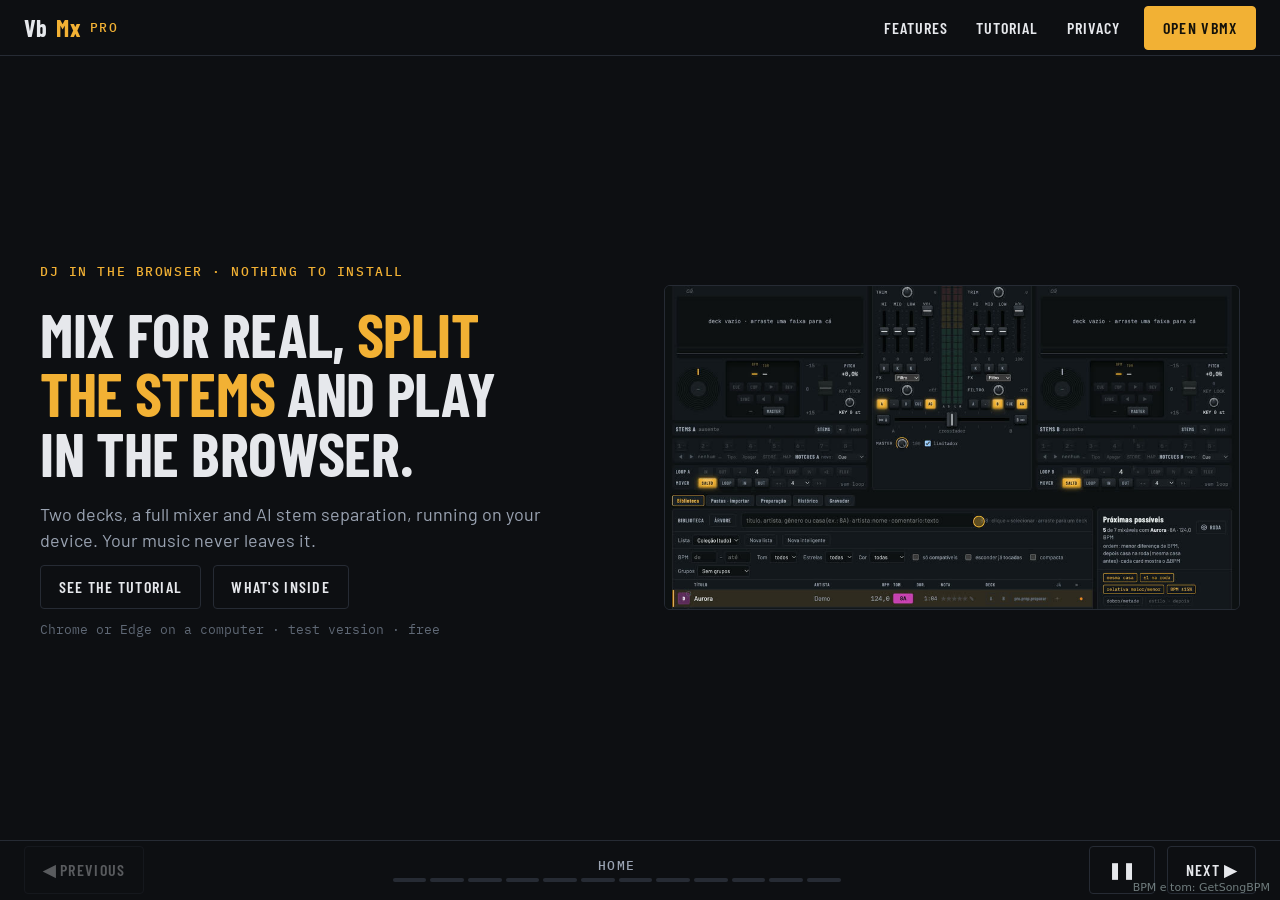
<file: index.html>
<!doctype html>
<html lang="en">
<head>
<meta charset="utf-8">
<meta name="viewport" content="width=device-width, initial-scale=1, viewport-fit=cover">
<title>VbMx Pro · two-deck DJ mixer in your browser</title>
<meta name="description" content="VbMx Pro is a two-deck DJ mixer that runs in your browser: sync, hotcues, loops, FX, stem separation and MIDI controllers. Your music stays on your device.">
<link rel="icon" href="data:,">
<link rel="canonical" href="https://luksgodoy.github.io/vbmx/">
<link rel="alternate" hreflang="en" href="https://luksgodoy.github.io/vbmx/">
<link rel="alternate" hreflang="x-default" href="https://luksgodoy.github.io/vbmx/">
<meta property="og:type" content="website"><meta property="og:site_name" content="VbMx"><meta property="og:url" content="https://luksgodoy.github.io/vbmx/">
<meta property="og:title" content="VbMx Pro · two-deck DJ mixer in your browser"><meta property="og:locale" content="en">
<script type="application/ld+json">{"@context":"https://schema.org","@type":"WebSite","@id":"https://luksgodoy.github.io/vbmx/#site","name":"VbMx","url":"https://luksgodoy.github.io/vbmx/","inLanguage":"en"}</script>

<link rel="preconnect" href="https://fonts.googleapis.com">
<link rel="stylesheet" href="https://fonts.googleapis.com/css2?family=Barlow+Condensed:wght@500;600;700&family=Barlow:wght@400;500;600&family=IBM+Plex+Mono:wght@400;500;600&display=swap">
<!-- PROPOSAL, not the real page: no page of the site was changed.
     One view: the LANDING page.
     Videos and posters come from tutorial/videos/, so open this file from docs/.
     Colors and fonts are the app's tokens (interface/css/base.css). Mobile-first; wider layouts come in through clamp()
     and container queries. The shell is exactly one window tall (top bar, stage, pager) and never scrolls vertically.
     The access button lives in the top bar, a strip of the shell, so it is always visible and never covers content.
     Videos: only the current panel's video plays (muted, looping, inline); the others pause; reduced motion disables autoplay. -->
<style>
:root {
  --bg: #0d0f12; --bg-2: #14171c; --bg-3: #1b1f26; --line: #262b34; --fg: #e6e8ec; --fg-2: #9aa3b2; --fg-3: #5f6875;
  --accent: #f2b134; --accent-dark: #2a2108; --ok: #7ad48c;
  --t-xs: clamp(.72rem, .68rem + .2vw, .82rem);
  --t-base: clamp(1rem, .95rem + .25vw, 1.125rem);
  --t-lg: clamp(1.25rem, 1.1rem + .8vw, 1.6rem);
  --t-xl: clamp(1.6rem, 1.2rem + 2vw, 2.4rem);
  --t-hero: clamp(2rem, 1.3rem + 3.6vw, 3.8rem);
  --e1: clamp(.5rem, .4rem + .5vw, .75rem);
  --e2: clamp(1rem, .8rem + 1vw, 1.5rem);
  --e3: clamp(1.5rem, 1rem + 2.5vw, 3rem);
  --heading: "Barlow Condensed", "Arial Narrow", sans-serif;
  --text: "Barlow", "Helvetica Neue", Arial, sans-serif;
  --mono: "IBM Plex Mono", "SFMono-Regular", Menlo, monospace;
}
*, *::before, *::after { box-sizing: border-box; }
[hidden] { display: none !important; }
html { -webkit-text-size-adjust: 100%; }
html, body { block-size: 100%; margin: 0; overflow: hidden; }
body { block-size: 100dvh; display: grid; grid-template-rows: auto minmax(0, 1fr) auto; background: var(--bg); color: var(--fg);
  font: 400 var(--t-base)/1.45 var(--text); overflow-wrap: break-word; }
img, video { display: block; max-inline-size: 100%; block-size: auto; }
a { color: var(--accent); }
button { font: inherit; color: inherit; }
:focus-visible { outline: 2px solid var(--accent); outline-offset: 3px; }
.label { font: 500 var(--t-xs)/1.2 var(--mono); letter-spacing: .12em; text-transform: uppercase; color: var(--accent); }
.skip { position: absolute; inset-inline-start: -999rem; }
.skip:focus { inset-inline-start: var(--e2); inset-block-start: var(--e1); z-index: 30; background: var(--accent); color: #000; padding: .6rem 1rem; border-radius: 4px; }

header.bar { position: relative; z-index: 10; display: flex; align-items: center; gap: var(--e1); min-inline-size: 0;
  padding: calc(.35rem + env(safe-area-inset-top)) max(var(--e2), env(safe-area-inset-right)) .35rem max(var(--e2), env(safe-area-inset-left));
  border-block-end: 1px solid var(--line); background: var(--bg); }
.brand { font: 700 1.5rem/1 var(--heading); letter-spacing: .02em; color: var(--fg); text-decoration: none; min-block-size: 44px; display: inline-flex; align-items: center; gap: .35em; margin-inline-end: auto; }
.brand b { color: var(--accent); font-weight: 700; }
.brand small { display: none; font: 500 var(--t-xs)/1 var(--mono); letter-spacing: .12em; text-transform: uppercase; color: var(--accent); }
.btn { display: inline-flex; align-items: center; justify-content: center; min-block-size: 44px; min-inline-size: 44px; padding: 0 .7rem; border-radius: 4px; border: 1px solid var(--line);
  font: 600 .95rem/1 var(--heading); letter-spacing: .06em; text-transform: uppercase; text-decoration: none; color: var(--fg); background: transparent; white-space: nowrap; cursor: pointer; }
.btn.solid { background: var(--accent); border-color: var(--accent); color: #14110a; }
.btn:hover { border-color: var(--accent); }
.btn[disabled] { opacity: .35; cursor: default; border-color: var(--line); }
.sitenav { display: none; position: absolute; inset-block-start: 100%; inset-inline-end: var(--e2); min-inline-size: 13rem; padding: .3rem;
  background: var(--bg-2); border: 1px solid var(--line); border-radius: 6px; flex-direction: column; }
.sitenav.is-open { display: flex; }
.sitenav a { display: flex; align-items: center; min-block-size: 44px; padding: 0 .8rem; border-radius: 4px; color: var(--fg); text-decoration: none;
  font: 600 1rem/1 var(--heading); letter-spacing: .06em; text-transform: uppercase; }
.sitenav a:hover, .sitenav a[aria-current="true"] { color: var(--accent); }
@media (min-width: 26rem) { .brand small { display: inline; } }
@media (min-width: 40rem) { .btn { padding: 0 1.1rem; font-size: 1rem; letter-spacing: .08em; } }
@media (min-width: 48rem) {
  .menu-btn { display: none; }
  .sitenav { display: flex; position: static; flex-direction: row; min-inline-size: 0; padding: 0; background: none; border: 0; gap: .2rem; }
}

.stage { min-inline-size: 0; min-block-size: 0; display: flex; counter-reset: p; outline-offset: -2px;
  overflow-x: auto; overflow-y: hidden; scroll-snap-type: x mandatory; scroll-behavior: smooth; overscroll-behavior-x: contain; scrollbar-width: none; }
.stage::-webkit-scrollbar { display: none; }
.panel { --k: 1; --v: 36; flex: 0 0 100%; inline-size: 100%; block-size: 100%; container: panel / size; overflow: hidden;
  scroll-snap-align: start; scroll-snap-stop: always; }
.step-box { counter-increment: p; }
.fits { min-block-size: 100%; inline-size: min(100%, 78rem); margin-inline: auto; display: grid; align-content: center;
  gap: calc(var(--e2) * var(--k)); padding: calc(var(--e1) * var(--k)) var(--e2); font-size: calc(var(--t-base) * var(--k)); }
.fits p { margin: 0 0 .7em; }
.heading { font: 700 calc(min(var(--t-xl), 8cqb) * var(--k))/1.02 var(--heading); text-transform: uppercase; margin: .3em 0 0; text-wrap: balance; }
.actions { display: flex; flex-wrap: wrap; gap: var(--e1); }

.hero h1 { font: 700 calc(min(var(--t-hero), 10cqb) * var(--k))/.98 var(--heading); letter-spacing: -.005em; text-transform: uppercase; margin: .35em 0 .3em; max-inline-size: 18ch; text-wrap: balance; }
.hero h1 em { font-style: normal; color: var(--accent); }
.hero .sub { max-inline-size: 52ch; color: var(--fg-2); }
.hero small { display: block; margin-block-start: .8em; color: var(--fg-3); font: 400 var(--t-xs)/1.5 var(--mono); }
.shot { display: none; margin: 0; border: 1px solid var(--line); border-radius: 6px; overflow: hidden; background: #000; }
.shot img { inline-size: 100%; aspect-ratio: 16 / 9; object-fit: cover; }
  color: var(--fg-2); text-decoration: none; font: 500 var(--t-xs)/1.2 var(--mono); letter-spacing: .06em; }

.cards { display: grid; gap: 1px; grid-template-columns: repeat(2, minmax(0, 1fr)); background: var(--line); border: 1px solid var(--line); border-radius: 6px; overflow: hidden; }
.card { background: var(--bg-2); padding: .7em .8em; }
.card .num { font: 500 var(--t-xs)/1 var(--mono); color: var(--accent); }
.card h3 { font: 600 1.15em/1.1 var(--heading); letter-spacing: .03em; text-transform: uppercase; margin: .3em 0 .25em; }
.card p { margin: 0; color: var(--fg-2); font-size: .88em; line-height: 1.35; }

.intro h2 { font: 700 calc(min(var(--t-xl) * 1.2, 9cqb) * var(--k))/.98 var(--heading); text-transform: uppercase; margin: .4em 0 .3em; text-wrap: balance; }
.intro h2 em { font-style: normal; color: var(--accent); }
.intro p { max-inline-size: 58ch; color: var(--fg-2); }
.intro p strong { color: var(--fg); font-weight: 500; }
.index { list-style: none; margin: 0; padding: 0; display: grid; gap: 1px; grid-template-columns: repeat(2, minmax(0, 1fr));
  background: var(--line); border: 1px solid var(--line); border-radius: 6px; overflow: hidden; }
.index a { display: flex; align-items: center; gap: .5em; block-size: 100%; min-block-size: 44px; padding: .3em .6em; background: var(--bg-2); color: var(--fg); text-decoration: none;
  font: 600 .95em/1.1 var(--heading); letter-spacing: .03em; text-transform: uppercase; }
.index a span { font: 500 var(--t-xs)/1 var(--mono); color: var(--accent); }
.index a:hover { background: var(--accent-dark); }

.step { display: grid; gap: calc(var(--e2) * var(--k)); align-items: center; }
.video { position: relative; margin: 0 auto; inline-size: min(100%, calc(var(--v) * 1cqb * 16 / 9)); aspect-ratio: 16 / 9; background: #000; border: 1px solid var(--line); border-radius: 6px; overflow: hidden; }
.video video { inline-size: 100%; block-size: 100%; object-fit: cover; }
.video figcaption { position: absolute; inline-size: 1px; block-size: 1px; overflow: hidden; clip-path: inset(50%); white-space: nowrap; }
.bar-t { position: absolute; inset-inline: 0; inset-block-end: 0; block-size: 3px; background: rgba(242, 177, 52, .18); pointer-events: none; }
.bar-t i { display: block; block-size: 100%; inline-size: 100%; background: var(--accent); transform-origin: 0 50%; transform: scaleX(0); }
.video.playing .bar-t i { animation: fillup var(--dur, 5s) linear infinite; }
@keyframes fillup { to { transform: scaleX(1); } }
.toggle { position: absolute; inset-inline-end: .4rem; inset-block-start: .4rem; min-inline-size: 44px; min-block-size: 44px; padding: 0 .7rem; border-radius: 4px; border: 1px solid var(--line);
  background: rgba(13, 15, 18, .78); color: var(--fg); font: 500 var(--t-xs)/1 var(--mono); letter-spacing: .08em; text-transform: uppercase; cursor: pointer; }
.toggle:hover { border-color: var(--accent); }
.step h2 { font: 700 calc(min(var(--t-xl), 8cqb) * var(--k))/1.02 var(--heading); text-transform: uppercase; margin: 0 0 .35em; text-wrap: balance; }
.step h2::before { content: "STEP " counter(p, decimal-leading-zero); display: block; font: 500 var(--t-xs)/1.2 var(--mono); letter-spacing: .12em; color: var(--accent); margin-block-end: .4rem; }
.step p { margin: 0 0 .6em; color: #c9ccd3; max-inline-size: 56ch; }
.step p:last-child { margin-block-end: 0; }
kbd { display: inline-block; font: 500 .82em/1 var(--mono); padding: .2em .42em; border: 1px solid #3a404b; border-block-end-width: 2px; border-radius: 4px; background: var(--bg-3); color: var(--fg); white-space: nowrap; }
.note { font-size: .92em; color: var(--fg-2); border-inline-start: 2px solid var(--accent); padding-inline-start: .8rem; }

.closing { text-align: center; justify-items: center; }
.closing .privacy { max-inline-size: 46ch; margin: 0 auto; padding: .8em 1em; border: 1px solid var(--line); border-radius: 6px; background: var(--bg-2); }
.closing .privacy p { margin: .4em 0 0; }
.closing h2 { font: 700 calc(var(--t-xl) * var(--k))/1 var(--heading); text-transform: uppercase; margin: 0 0 .4em; }
.closing p { color: var(--fg-2); margin: 0 auto 1em; max-inline-size: 52ch; }
.closing .actions { justify-content: center; }
.closing small { display: block; max-inline-size: 60ch; color: var(--fg-3); font: 400 var(--t-xs)/1.5 var(--mono); border-block-start: 1px solid var(--line); padding-block-start: var(--e1); }

@container panel (min-width: 34rem) and (min-aspect-ratio: 5/4) {
  .step { grid-template-columns: minmax(0, 1.35fr) minmax(0, 1fr); gap: var(--e3); }
  .video { inline-size: min(100%, calc(82cqb * 16 / 9)); }
  .step-box:nth-child(odd) .step .video { order: 2; }
  .intro, .hero { grid-template-columns: minmax(0, 1fr) minmax(0, 1fr); align-items: center; column-gap: var(--e3); }
  .shot { display: block; }
}
@container panel (min-width: 34rem) and (max-aspect-ratio: 5/4) and (min-height: 44rem) {
  .shot { display: block; inline-size: min(100%, calc(var(--v) * 1cqb * 16 / 9)); margin-inline: auto; }
}
@container panel (min-width: 44rem) {
  .index a { min-block-size: 52px; }
  .cards { grid-template-columns: repeat(3, minmax(0, 1fr)); }
  .card { padding: 1.1em 1.2em; }
}

.pager { display: grid; grid-template-columns: auto minmax(0, 1fr) auto auto; align-items: center; gap: var(--e1);
  padding: .35rem max(var(--e2), env(safe-area-inset-right)) calc(.35rem + env(safe-area-inset-bottom)) max(var(--e2), env(safe-area-inset-left)); border-block-start: 1px solid var(--line); }
.arrow { min-inline-size: 48px; min-block-size: 48px; }
.arrow span { display: none; }
.autobtn { min-inline-size: 48px; min-block-size: 48px; }
.autobtn[hidden] { display: none; }
.where { display: grid; gap: .4rem; justify-items: center; min-inline-size: 0; }
.where output { font: 500 var(--t-xs)/1 var(--mono); letter-spacing: .12em; text-transform: uppercase; color: var(--fg-2); }
.dots { display: flex; gap: 4px; inline-size: min(100%, 28rem); }
.dots i { flex: 1; block-size: 4px; border-radius: 2px; --p: 0; background: linear-gradient(90deg, var(--accent) calc(var(--p) * 100%), var(--line) calc(var(--p) * 100%)); }
@media (min-width: 40rem) { .arrow span { display: inline; } }

@media (prefers-reduced-motion: reduce) {
  .video.playing .bar-t i { animation: none; }
  .bar-t { display: none; }
  .stage { scroll-behavior: auto; }
}
@media (max-width: 25.99rem) { header.bar { gap: .4rem; } }
</style>
</head>
<body>
<a class="skip" href="#step-1">Skip to the steps</a>

<header class="bar">
  <a class="brand" href="#home" aria-label="VbMx Pro, home">Vb<b>Mx</b> <small>Pro</small></a>
  <nav class="sitenav" id="menu" aria-label="Site sections">
    <a href="#features" data-from="1" data-to="1">Features</a>
    <a href="#tutorial" data-from="2" data-to="10">Tutorial</a>
    <a href="#open" data-from="11" data-to="11">Privacy</a>
  </nav>
    <button class="btn menu-btn" type="button" aria-expanded="false" aria-controls="menu" aria-label="Site menu">☰</button>
    <a class="btn solid access" id="access" href="interface/classico.html">Open VbMx</a>
</header>

<main class="stage" id="stage">
<section class="panel" id="home" data-name="Home" tabindex="-1" aria-label="Home"><div class="fits hero">
  <div>
    <span class="label">DJ in the browser · nothing to install</span>
    <h1>Mix for real, <em>split the stems</em> and play in the browser.</h1>
    <p class="sub">Two decks, a full mixer and AI stem separation, running on your device. Your music never leaves it.</p>
    <nav class="actions" aria-label="Where to start">
      <a class="btn ghost" href="#tutorial">See the tutorial</a>
      <a class="btn ghost" href="#features">What's inside</a>
    </nav>
    <small>Chrome or Edge on a computer · test version · free</small>
  </div>
  <figure class="shot"><img src="tutorial/videos/passo-01.jpg" width="960" height="540" alt="The VbMx Pro screen: two decks, the mixer in the middle and the library below."></figure>
</div></section>

<section class="panel" id="features" data-name="Features" tabindex="-1" aria-label="Features"><div class="fits">
  <div>
    <span class="label">What's inside</span>
    <h2 class="heading">A whole DJ setup, in one tab.</h2>
  </div>
  <div class="cards">
    <article class="card"><span class="num">01</span><h3>Two decks</h3><p>Cue, loop, hotcues, pitch and key lock, with waveform and platter.</p></article>
    <article class="card"><span class="num">02</span><h3>AI stems</h3><p>Split vocals, drums, bass and the rest of any track and mix each part.</p></article>
    <article class="card"><span class="num">03</span><h3>Mixer and FX</h3><p>Three-band EQ, filter, crossfader, limiter and per-channel effects.</p></article>
    <article class="card"><span class="num">04</span><h3>Sync and grid</h3><p>BPM and key detected, sync, quantize and beat grid.</p></article>
    <article class="card"><span class="num">05</span><h3>Automix</h3><p>Let VbMx blend in the next track for you.</p></article>
    <article class="card"><span class="num">06</span><h3>PT · EN · ES · FR</h3><p>Interface in four languages, switched on the fly.</p></article>
  </div>
</div></section>

<section class="panel" id="tutorial" data-name="Tutorial" tabindex="-1" aria-label="Tutorial"><div class="fits intro">
  <div>
    <span class="label">Tutorial · 8 steps · under 1 minute of video</span>
    <h2>How to use <em>VbMx Pro</em></h2>
    <p>Each step has a video a few seconds long, <strong>recorded on the VbMx Pro screen itself</strong>, and two sentences telling you where to click. Names shown as keys, like <kbd>SYNC</kbd>, are the labels you see on screen.</p>
    <p>The videos have no sound and loop. The amber circle is the mouse pointer.</p>
  </div>
  <ol class="index">
    <li><a href="#step-1"><span>01</span>Load the track</a></li>
    <li><a href="#step-2"><span>02</span>BPM, key and sync</a></li>
    <li><a href="#step-3"><span>03</span>Grid, quant and snap</a></li>
    <li><a href="#step-4"><span>04</span>Hotcues</a></li>
    <li><a href="#step-5"><span>05</span>Loops</a></li>
    <li><a href="#step-6"><span>06</span>Mixer</a></li>
    <li><a href="#step-7"><span>07</span>Stems+</a></li>
    <li><a href="#step-8"><span>08</span>FX and automatic mixing</a></li>
  </ol>
</div></section>

<section class="panel step-box" id="step-1" tabindex="-1" aria-label="Step 1 of 8"><div class="fits">
  <article class="step">
    <figure class="video" style="--dur:5s">
          <video muted loop playsinline preload="metadata" width="960" height="540" poster="tutorial/videos/passo-01.jpg" aria-describedby="cap-1"><source src="tutorial/videos/passo-01.mp4" type="video/mp4"></video>
          <figcaption id="cap-1">Silent video: the pointer grabs the first row of the library, drags it to deck A, which lights up with an amber border, and drops it; the track appears on the deck.</figcaption>
          <div class="bar-t" aria-hidden="true"><i></i></div>
        </figure>
        <div>
          <h2>Load a track by dragging it to a deck</h2>
          <p>In the <kbd>Library</kbd>, grab the track's row and drag it to deck <kbd>A</kbd> or <kbd>B</kbd>. The empty deck says "drag a track here" and lights up when the track is over it.</p>
          <p class="note">On a short screen the library is folded into the <kbd>LIBRARY ▲</kbd> bar at the foot of the page. The <kbd>A</kbd> and <kbd>B</kbd> buttons on the row load without dragging.</p>
        </div>
  </article>
</div></section>


<section class="panel step-box" id="step-2" tabindex="-1" aria-label="Step 2 of 8"><div class="fits">
  <article class="step">
    <figure class="video" style="--dur:5s">
          <video muted loop playsinline preload="metadata" width="960" height="540" poster="tutorial/videos/passo-02.jpg" aria-describedby="cap-2"><source src="tutorial/videos/passo-02.mp4" type="video/mp4"></video>
          <figcaption id="cap-2">Silent video: on deck B, the pointer shows BPM 128.0 and key 9A, clicks SYNC and the BPM becomes 124.0, with the pitch at −3.1% and the note "orig. 128.0".</figcaption>
          <div class="bar-t" aria-hidden="true"><i></i></div>
        </figure>
        <div>
          <h2>Read the BPM and the key, then match with sync</h2>
          <p>Each deck shows the track's <kbd>BPM</kbd> and <kbd>KEY</kbd> (on the Camelot wheel, like 8A). Click <kbd>SYNC</kbd> and the deck matches the other one's tempo: the <kbd>PITCH</kbd> moves by itself and the original BPM stays noted underneath.</p>
          <p class="note"><kbd>KEY LOCK</kbd> holds the key when the tempo changes.</p>
        </div>
  </article>
</div></section>


<section class="panel step-box" id="step-3" tabindex="-1" aria-label="Step 3 of 8"><div class="fits">
  <article class="step">
    <figure class="video" style="--dur:5s">
          <video muted loop playsinline preload="metadata" width="960" height="540" poster="tutorial/videos/passo-03.jpg" aria-describedby="cap-3"><source src="tutorial/videos/passo-03.mp4" type="video/mp4"></video>
          <figcaption id="cap-3">Silent video: on the top bar the pointer turns SNAP on and opens Grid; the GRID B panel appears on the deck and three clicks on "10 ms ▶" move the first beat from 0.000 s to 0.030 s.</figcaption>
          <div class="bar-t" aria-hidden="true"><i></i></div>
        </figure>
        <div>
          <h2>Check the grid, quantize and snap</h2>
          <p>On the top bar, <kbd>QUANT</kbd> locks cues and loops to the beat and <kbd>SNAP</kbd> locks markers to the grid. <kbd>Grid ▸</kbd> opens each deck's panel: if the grid is off the beat, nudge it with <kbd>◀ 10 ms</kbd> and <kbd>10 ms ▶</kbd>.</p>
          <p class="note">In the same panel: <kbd>×2</kbd> and <kbd>÷2</kbd> fix a BPM read at half or double, <kbd>TAP</kbd> sets it by tapping and <kbd>RESET</kbd> undoes.</p>
        </div>
  </article>
</div></section>


<section class="panel step-box" id="step-4" tabindex="-1" aria-label="Step 4 of 8"><div class="fits">
  <article class="step">
    <figure class="video" style="--dur:4s">
          <video muted loop playsinline preload="metadata" width="960" height="540" poster="tutorial/videos/passo-04.jpg" aria-describedby="cap-4"><source src="tutorial/videos/passo-04.mp4" type="video/mp4"></video>
          <figcaption id="cap-4">Silent video: with deck A playing, one click on hotcue 1 and another on 2 store two points, which show up numbered on the waveform; a new click on 1 sends the track back there.</figcaption>
          <div class="bar-t" aria-hidden="true"><i></i></div>
        </figure>
        <div>
          <h2>Set and trigger hotcues</h2>
          <p>Buttons <kbd>1</kbd> to <kbd>8</kbd> under <kbd>HOTCUES</kbd> store points in the track. On an empty button, a click stores where the track is; on a stored button, a click jumps to that point.</p>
          <p class="note"><kbd>Delete</kbd> clears the selected hotcue and <kbd>Type</kbd> changes what it is.</p>
        </div>
  </article>
</div></section>


<section class="panel step-box" id="step-5" tabindex="-1" aria-label="Step 5 of 8"><div class="fits">
  <article class="step">
    <figure class="video" style="--dur:4s">
          <video muted loop playsinline preload="metadata" width="960" height="540" poster="tutorial/videos/passo-05.jpg" aria-describedby="cap-5"><source src="tutorial/videos/passo-05.mp4" type="video/mp4"></video>
          <figcaption id="cap-5">Silent video: with deck A playing, a click on LOOP paints a green 4-beat stretch on the waveform and the track starts repeating; a click on ½ cuts the stretch in half.</figcaption>
          <div class="bar-t" aria-hidden="true"><i></i></div>
        </figure>
        <div>
          <h2>Hold a section in a loop</h2>
          <p>In <kbd>LOOP A</kbd>, pick the length in beats with <kbd>◂</kbd> and <kbd>▸</kbd> and click <kbd>LOOP</kbd>: the section is marked on the waveform and repeats. <kbd>½</kbd> and <kbd>×2</kbd> shorten and lengthen it without leaving the loop.</p>
          <p class="note"><kbd>IN</kbd> and <kbd>OUT</kbd> set the start and the end by hand. Click <kbd>LOOP</kbd> again to leave.</p>
        </div>
  </article>
</div></section>


<section class="panel step-box" id="step-6" tabindex="-1" aria-label="Step 6 of 8"><div class="fits">
  <article class="step">
    <figure class="video" style="--dur:5s">
          <video muted loop playsinline preload="metadata" width="960" height="540" poster="tutorial/videos/passo-06.jpg" aria-describedby="cap-6"><source src="tutorial/videos/passo-06.mp4" type="video/mp4"></video>
          <figcaption id="cap-6">Silent video: on the mixer, the pointer lowers channel A's LOW, turns channel A's FILTER and drags the crossfader from the middle towards side B.</figcaption>
          <div class="bar-t" aria-hidden="true"><i></i></div>
        </figure>
        <div>
          <h2>Mix: EQ, filter and crossfader</h2>
          <p>Each channel has <kbd>TRIM</kbd>, the three-band EQ <kbd>HI</kbd> <kbd>MID</kbd> <kbd>LOW</kbd>, the <kbd>FILTER</kbd> and <kbd>VOL</kbd>. Take the bass out of the incoming track, open the filter little by little and move the <kbd>crossfader</kbd> from <kbd>A</kbd> to <kbd>B</kbd>.</p>
          <p class="note">The <kbd>K</kbd> under each band kills that band at once. <kbd>CUE</kbd> sends the channel to the headphones.</p>
        </div>
  </article>
</div></section>


<section class="panel step-box" id="step-7" tabindex="-1" aria-label="Step 7 of 8"><div class="fits">
  <article class="step">
    <figure class="video" style="--dur:4s">
          <video muted loop playsinline preload="metadata" width="960" height="540" poster="tutorial/videos/passo-07.jpg" aria-describedby="cap-7"><source src="tutorial/videos/passo-07.mp4" type="video/mp4"></video>
          <figcaption id="cap-7">Silent video: the pointer turns Stems+ on in the top bar; hotcues and loops leave and each deck's STEMS strip takes the space. Then the pointer rests on deck B's STEMS button, without clicking. The separation itself is not shown in the video.</figcaption>
          <div class="bar-t" aria-hidden="true"><i></i></div>
        </figure>
        <div>
          <h2>Split the track into stems</h2>
          <p><kbd>Stems+</kbd>, on the top bar, hides hotcues and loops and gives the space to the stems. On each deck, the <kbd>STEMS</kbd> button splits the track and turns the mode on; while the separation does not exist yet, the deck's strip says "missing".</p>
          <p class="note">The first time, the browser downloads the separation model, about 90 MB, and the separation only starts after the download. Use Chrome or Edge. The video shows where the control is, not the separation happening.</p>
        </div>
  </article>
</div></section>


<section class="panel step-box" id="step-8" tabindex="-1" aria-label="Step 8 of 8"><div class="fits">
  <article class="step">
    <figure class="video" style="--dur:5s">
          <video muted loop playsinline preload="metadata" width="960" height="540" poster="tutorial/videos/passo-08.jpg" aria-describedby="cap-8"><source src="tutorial/videos/passo-08.mp4" type="video/mp4"></video>
          <figcaption id="cap-8">Silent video: on the FX1 unit, the pointer turns ON and raises the D/W knob with deck A playing; the scene cuts to the library, where the pointer clicks Tree and then Auto.</figcaption>
          <div class="bar-t" aria-hidden="true"><i></i></div>
        </figure>
        <div>
          <h2>Turn on an effect and let Auto mix</h2>
          <p>In <kbd>FX1</kbd> or <kbd>FX2</kbd>, pick the effect from the list (Filter, Delay), send it to <kbd>A</kbd> or <kbd>B</kbd>, turn it <kbd>ON</kbd> and dose it with <kbd>D/W</kbd>. For automatic mixing, with a deck playing, click <kbd>Tree</kbd> in the library and then <kbd>Auto</kbd>: VbMx picks the next track and makes the transition.</p>
          <p class="note">The <kbd>AUTO</kbd> on the top bar is something else: it is the automatic master tempo.</p>
        </div>
  </article>
</div></section>

<section class="panel" id="open" data-name="Open" tabindex="-1" aria-label="Privacy and open VbMx"><div class="fits closing">
  <div class="privacy">
    <span class="label">Privacy</span>
    <p>Your audio stays on your device. Nothing is uploaded, there is no account and no sign-up.</p>
  </div>
  <div>
    <h2>Over to you</h2>
    <p>Open VbMx Pro, drag in two tracks and repeat the steps. Nothing is installed: it runs in the browser.</p>
    <nav class="actions" aria-label="Next step">
      <a class="btn solid" href="interface/classico.html">Open VbMx</a>
      <a class="btn ghost" href="#step-1">Review the steps</a>
    </nav>
  </div>
  <small>Videos recorded on the VbMx Pro screen with synthetic demo tracks. The amber pointer and the screen crop come from the recording. VbMx Pro · test version · key and BPM by VbMx's own engine · stems by htdemucs.</small>
</div></section>
</main>

<nav class="pager" aria-label="Panel navigation">
  <button class="btn arrow" type="button" data-go="-1" aria-label="Previous panel">◀<span>&nbsp;Previous</span></button>
  <div class="where"><output id="where" aria-live="polite"></output><div class="dots" id="dots" aria-hidden="true"></div></div>
  <button class="btn autobtn" id="auto" type="button" aria-pressed="false" aria-label="Pause automatic tutorial advance">❚❚</button>
  <button class="btn arrow" type="button" data-go="+1" aria-label="Next panel"><span>Next&nbsp;</span>▶</button>
</nav>

<script>
(function () {
  'use strict';
  var stage = document.getElementById('stage');
  var menu = document.getElementById('menu');
  var menuBtn = document.querySelector('.menu-btn');
  var panels = [].slice.call(stage.querySelectorAll('.panel'));
  var videos = [].slice.call(stage.querySelectorAll('.video video'));
  var calm = window.matchMedia('(prefers-reduced-motion: reduce)');
  var where = document.getElementById('where');
  var dots = document.getElementById('dots');
  var current = 0;

  var LEVELS = [[1, 36], [.94, 34], [.88, 32], [.84, 30], [.8, 28], [.76, 26], [.72, 24], [.68, 22], [.64, 20], [.6, 18]];
  function fit() {
    panels.forEach(function (p) {
      for (var d = 0; d < LEVELS.length; d++) {
        p.style.setProperty('--k', LEVELS[d][0]); p.style.setProperty('--v', LEVELS[d][1]);
        if (p.scrollHeight <= p.clientHeight + 1) break;
      }
      p.dataset.level = Math.min(d, LEVELS.length - 1);
    });
  }

  function play(v) { var pr = v.play(); if (pr && pr.catch) pr.catch(function () {}); }
  videos.forEach(function (v) {
    v.muted = true;
    var b = document.createElement('button'); b.type = 'button'; b.className = 'toggle';
    function label() { v.parentElement.classList.toggle('playing', !v.paused); b.textContent = v.paused ? 'Play' : 'Pause'; b.setAttribute('aria-label', (v.paused ? 'Play' : 'Pause') + " this step's video"); }
    b.addEventListener('click', function () { if (v.paused) { v.dataset.manual = 'play'; play(v); } else { v.dataset.manual = 'pause'; v.pause(); } });
    v.addEventListener('play', label); v.addEventListener('pause', label); label();
    v.parentElement.appendChild(b);
  });
  function currentVideo() {
    var stageLive = !document.hidden;
    videos.forEach(function (v) {
      var mine = stageLive && panels.indexOf(v.closest('.panel')) === current;
      v.autoplay = mine && !calm.matches;
      if (!mine) { v.pause(); delete v.dataset.manual; return; }
      if (calm.matches) { if (v.dataset.manual !== 'play') v.pause(); }
      else if (v.dataset.manual !== 'pause') play(v);
    });
  }
  document.addEventListener('visibilitychange', currentVideo);
  if (calm.addEventListener) calm.addEventListener('change', currentVideo);

  function nameOf(i) {
    var p = panels[i], n = panels.filter(function (x) { return x.classList.contains('step-box'); });
    var k = n.indexOf(p);
    return k >= 0 ? 'Step ' + ('0' + (k + 1)).slice(-2) + ' of ' + ('0' + n.length).slice(-2) : p.dataset.name;
  }
  panels.forEach(function () { dots.appendChild(document.createElement('i')); });
  function paint() {
    document.body.dataset.panel = current;
    where.textContent = nameOf(current);
    [].forEach.call(dots.children, function (el, i) { el.className = i === current ? 'here' : i < current ? 'done' : ''; });
    [].forEach.call(menu.querySelectorAll('a[data-from]'), function (a) {
      a.setAttribute('aria-current', current >= +a.dataset.from && current <= +a.dataset.to ? 'true' : 'false');
    });
    [].forEach.call(document.querySelectorAll('[data-go]'), function (b) { var d = +b.dataset.go; b.disabled = (d < 0 && current === 0) || (d > 0 && current === panels.length - 1); });
    currentVideo();
  }
  function go(i, hard) {
    i = Math.max(0, Math.min(panels.length - 1, i));
    stage.scrollTo({ left: i * stage.clientWidth, behavior: hard ? 'instant' : 'auto' });
    if (hard) { current = i; paint(); }
  }
  stage.addEventListener('scroll', function () {
    if (!stage.clientWidth) return;
    var i = Math.round(stage.scrollLeft / stage.clientWidth);
    if (i !== current) { current = i; paint(); }
  }, { passive: true });

  function closeMenu() { menu.classList.remove('is-open'); menuBtn.setAttribute('aria-expanded', 'false'); }
  menuBtn.addEventListener('click', function (e) {
    e.stopPropagation();
    menuBtn.setAttribute('aria-expanded', menu.classList.toggle('is-open') ? 'true' : 'false');
  });
  function goTo(id, hard) {
    var dest = document.getElementById(id);
    if (!dest) return false;
    var i = panels.indexOf(dest);
    if (i < 0) return false;
    go(i, hard);
    return true;
  }

  document.addEventListener('click', function (e) {
    var b = e.target.closest('[data-go]'); if (b) { go(current + (+b.dataset.go)); return; }
    var a = e.target.closest('a[href^="#"]');
    if (a) {
      var id = a.getAttribute('href').slice(1);
      closeMenu();
      if (goTo(id)) { e.preventDefault(); try { history.replaceState(null, '', '#' + id); } catch (x) {} }
      return;
    }
    if (!e.target.closest('#menu')) closeMenu();
  });
  document.addEventListener('keydown', function (e) {
    if (e.key === 'Escape') { closeMenu(); return; }
    if (e.altKey || e.ctrlKey || e.metaKey) return;
    var k = e.key, toward = k === 'ArrowRight' || k === 'PageDown' ? current + 1 : k === 'ArrowLeft' || k === 'PageUp' ? current - 1 : k === 'Home' ? 0 : k === 'End' ? panels.length - 1 : null;
    if (toward === null) return;
    e.preventDefault(); go(toward);
  });
  var lock = 0;
  stage.addEventListener('wheel', function (e) {
    if (e.ctrlKey || Math.abs(e.deltaY) <= Math.abs(e.deltaX)) return;
    e.preventDefault();
    var now = Date.now(); if (now < lock || Math.abs(e.deltaY) < 8) return;
    lock = now + 450; go(current + (e.deltaY > 0 ? 1 : -1));
  }, { passive: false });


  /* Tutorial auto-advance: steps 1 to 8 only, then straight back to step 1. A step advances when DWELL seconds (default 15) have
     passed since it became active; its video loops meanwhile and never shortens the step. The fill of the active
     item in the bottom bar is elapsed/DWELL. Test knobs: ?dwell=seconds (default 15) and ?idle=ms (resume delay, default 8000).
     Not hover-based: the stage fills the screen, so a resting mouse would block the advance forever. */
  var qs = new URLSearchParams(location.search);
  var DWELL = (+qs.get('dwell') || 15) * 1000, IDLE = +qs.get('idle') || 8000;
  var autoBtn = document.getElementById('auto');
  var steps = panels.filter(function (x) { return x.classList.contains('step-box'); });
  var userPaused = false, lastTouch = 0, inView = true, elapsed = 0, lastTick = performance.now(), lastIdx = -1;
  function touched() { lastTouch = Date.now(); }
  ['pointerdown', 'touchstart', 'wheel', 'keydown', 'click'].forEach(function (t) {
    document.addEventListener(t, function (e) { if (e.target !== autoBtn) touched(); }, { passive: true, capture: true });
  });
  stage.addEventListener('focusin', touched);
  if ('IntersectionObserver' in window) new IntersectionObserver(function (en) { inView = en[0].isIntersecting; }, { threshold: .3 }).observe(stage);
  function paintAuto() {
    autoBtn.hidden = calm.matches;
    autoBtn.textContent = userPaused ? '\u25B6' : '\u275A\u275A';
    autoBtn.setAttribute('aria-pressed', userPaused ? 'true' : 'false');
    autoBtn.setAttribute('aria-label', userPaused ? 'Resume automatic tutorial advance' : 'Pause automatic tutorial advance');
  }
  autoBtn.addEventListener('click', function () { userPaused = !userPaused; paintAuto(); });
  if (calm.addEventListener) calm.addEventListener('change', paintAuto);
  var fills = [].slice.call(dots.children);
  function fill(i, v) { v = Math.max(0, Math.min(1, v)); if (fills[i]._p !== v) { fills[i]._p = v; fills[i].style.setProperty('--p', v); } }
  function frame(t) {
    var dt = Math.min(t - lastTick, 250); lastTick = t;
    var k = steps.indexOf(panels[current]), p = 0;
    if (k !== lastIdx) {
      lastIdx = k; elapsed = 0;
      if (k >= 0) { var v0 = steps[k].querySelector('video'); try { v0.currentTime = 0; } catch (x) {} }
    }
    if (k >= 0) {
      var v = steps[k].querySelector('video');
      var idle = calm.matches || document.hidden || !inView || userPaused || Date.now() - lastTouch < IDLE;
      if (!idle) elapsed += dt;
      p = elapsed / DWELL;
      if (idle && p >= 1) p = .999;
      if (!idle && p >= 1) {
        p = 1; elapsed = 0; lastIdx = -1;
        var n = (k + 1) % steps.length;
        go(panels.indexOf(steps[n]), n === 0);
      }
    }
    fills.forEach(function (_, i) { fill(i, i < current ? 1 : i === current ? p : 0); });
    requestAnimationFrame(frame);
  }
  requestAnimationFrame(frame);
  paintAuto();

  function redo() { fit(); stage.scrollTo({ left: current * stage.clientWidth, behavior: 'instant' }); }
  var timer; window.addEventListener('resize', function () { clearTimeout(timer); timer = setTimeout(redo, 80); });
  if (document.fonts && document.fonts.ready) document.fonts.ready.then(redo);
  fit(); paint();
  if (location.hash.length > 1) goTo(location.hash.slice(1), true);
  window.addEventListener('hashchange', function () { goTo(location.hash.slice(1), true); });
  window.__site = { go: go, current: function () { return current; }, total: panels.length };
})();
</script>
<a href="https://getsongbpm.com" target="_blank" rel="noopener" style="position:fixed;right:10px;bottom:6px;z-index:50;font:11px/1.2 system-ui,sans-serif;color:#9aa;opacity:.7;text-decoration:none">BPM e tom: GetSongBPM</a>
</body>
</html>
</file>
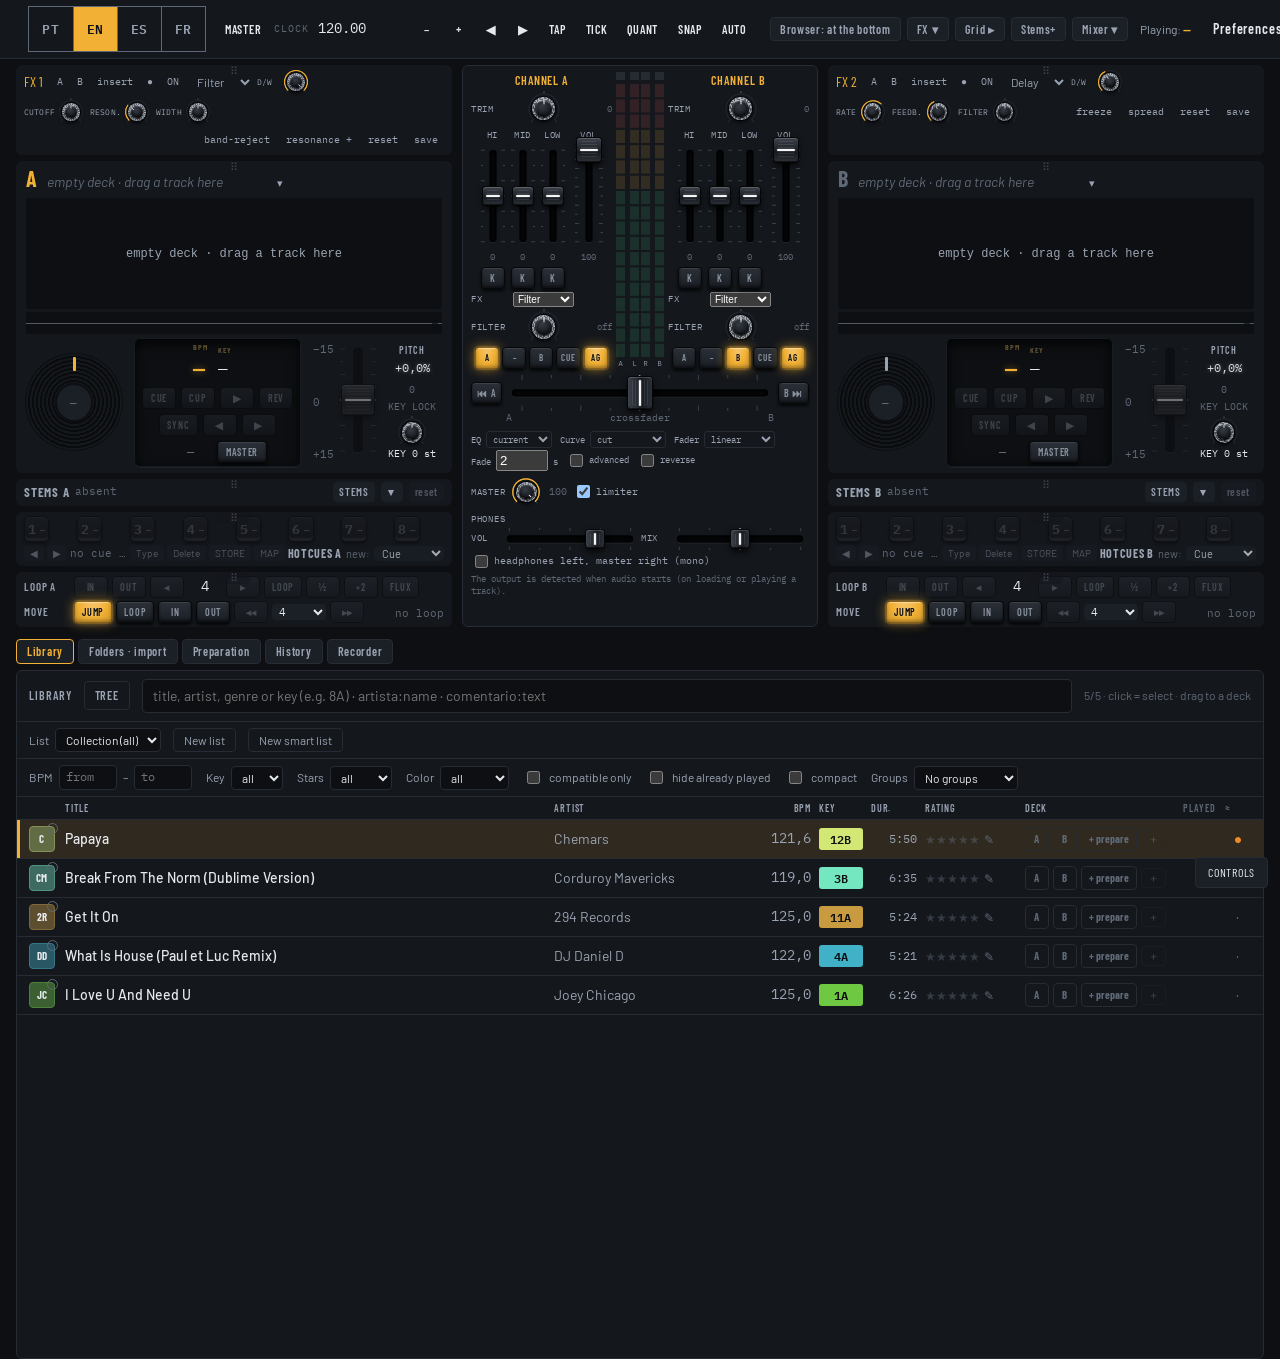
<file: interface/classico.html>
<html lang="en">
<meta charset="utf-8">
<title data-i18n="pro.pagina.titulo">VbMx Pro – Two-deck DJ mixer in your browser</title>
<meta name="viewport" content="width=device-width, initial-scale=1">
<meta name="description" content="VbMx Pro: a two-deck DJ mixer in your browser with sync, hotcues, loops, FX, stem separation and MIDI controller support. Your music stays on your device.">
<link rel="canonical" href="https://luksgodoy.github.io/vbmx/interface/classico.html">
<link rel="alternate" hreflang="en" href="https://luksgodoy.github.io/vbmx/interface/classico.html">
<link rel="alternate" hreflang="x-default" href="https://luksgodoy.github.io/vbmx/interface/classico.html">
<!-- hreflang pt PRONTO, desligado: ativar só quando existir a rota /pt/ (docs/seo-search-console.md § Idioma)
<link rel="alternate" hreflang="pt" href="https://luksgodoy.github.io/vbmx/pt/interface/classico.html">
-->
<meta property="og:type" content="website">
<meta property="og:site_name" content="VbMx">
<meta property="og:title" content="VbMx Pro – Two-deck DJ mixer in your browser">
<meta property="og:description" content="VbMx Pro: a two-deck DJ mixer in your browser with sync, hotcues, loops, FX, stem separation and MIDI controller support. Your music stays on your device.">
<meta property="og:url" content="https://luksgodoy.github.io/vbmx/interface/classico.html">
<meta property="og:locale" content="en">
<meta name="twitter:card" content="summary">
<meta name="twitter:title" content="VbMx Pro – Two-deck DJ mixer in your browser">
<meta name="twitter:description" content="VbMx Pro: a two-deck DJ mixer in your browser with sync, hotcues, loops, FX, stem separation and MIDI controller support. Your music stays on your device.">
<!-- PENDENTE (Lucas): meta de verificação do Google Search Console. Cole aqui o código real; ver docs/seo-search-console.md
<meta name="google-site-verification" content="COLE-AQUI-O-CODIGO-DO-GOOGLE">
-->
<script type="application/ld+json">
{
 "@context": "https://schema.org",
 "@type": "SoftwareApplication",
 "name": "VbMx Pro",
 "description": "VbMx Pro: a two-deck DJ mixer in your browser with sync, hotcues, loops, FX, stem separation and MIDI controller support. Your music stays on your device.",
 "url": "https://luksgodoy.github.io/vbmx/interface/classico.html",
 "applicationCategory": "MultimediaApplication",
 "operatingSystem": "Any (web browser)",
 "browserRequirements": "Requires JavaScript and the Web Audio API",
 "inLanguage": [
  "en",
  "pt-BR",
  "es",
  "fr"
 ],
 "isPartOf": {
  "@id": "https://luksgodoy.github.io/vbmx/#site"
 }
}
</script>
<meta name="claude:viewport-fit-sides" content="cover">
<link rel="stylesheet" href="https://fonts.googleapis.com/css2?family=Barlow+Condensed:wght@500;600;700&family=Barlow:wght@400;500;600&family=IBM+Plex+Mono:wght@400;500;600&display=swap">
<!-- Esqueleto da página (VB-10, decisão P1 de 2026-10-25): CSS e JS moram em css/ e js/, um
     arquivo por módulo, carregados NESTA ordem — a cascata do CSS e as declarações do JS dependem
     dela. Mapa "mudei X → rode Y": docs/testes.md. -->
<link rel="stylesheet" href="css/base.css">
<link rel="stylesheet" href="css/deck.css">
<link rel="stylesheet" href="css/mixer.css">
<link rel="stylesheet" href="css/biblio.css">
<link rel="stylesheet" href="css/sugestao.css">
<link rel="stylesheet" href="css/arvore-vista.css">
<link rel="stylesheet" href="css/pastas.css">
<link rel="stylesheet" href="css/importar.css">
<!-- css dos módulos (esqueletos do VB-11; dono de cada um em docs/contratos.md) -->
<link rel="stylesheet" href="css/hotcues.css">
<link rel="stylesheet" href="css/loops.css">
<link rel="stylesheet" href="css/preparacao.css">
<link rel="stylesheet" href="css/fx.css">
<link rel="stylesheet" href="css/mestre.css">
<link rel="stylesheet" href="css/stems.css">
<link rel="stylesheet" href="css/layout.css">
<link rel="stylesheet" href="css/disposicao.css">
<link rel="stylesheet" href="css/movimento.css">
<link rel="stylesheet" href="css/controles.css">
<link rel="stylesheet" href="css/pecas-controle.css">
<link rel="stylesheet" href="css/automix.css">
<link rel="stylesheet" href="css/tela-cheia.css">
<link rel="stylesheet" href="css/idioma.css">
<!-- versão móbile (js/movel.js liga `html.movel` no celular): por último, só vale sob essa classe -->
<link rel="stylesheet" href="css/movel.css">

<header class="topo">
  <div class="marca">VbMx <small id="marca-origem" data-i18n-js>modelo clássico · <span class="tag-exemplo">faixas de exemplo (fictícias)</span> · faixas de exemplo não tocam</small></div>
  <div class="idioma" data-i18n-seletor></div>
  <div class="estado-global"><span data-i18n="pro.topo.tocando">Tocando:</span> <b id="estado-tocando">—</b></div>
</header>
<section class="pastas" id="pastas" aria-label="Pastas da biblioteca" data-i18n-aria="pro.pastas.aria"></section>

<main class="tela">
  <div class="decks">
    <div class="deck tocando moldura" data-deck="A"></div>
    <div class="mixer moldura" id="mixer" aria-label="Mixer" data-i18n-aria="pro.mixer.aria"></div>
    <div class="deck moldura" data-deck="B"></div>
    <!-- SLOTS dos módulos futuros (VbMxUI.slot(nome), VB-11). Ficam `hidden` e fora dos decks e
         do mixer porque renderDeck/renderMixer reescrevem o innerHTML deles; o módulo que ocupa
         um slot o põe no lugar e tira o `hidden`. -->
    <div data-slot="deck-A-hotcues" hidden></div>
    <div data-slot="deck-A-loops" hidden></div>
    <div data-slot="deck-A-grade" hidden></div>
    <div data-slot="deck-A-avisos" hidden></div>
    <div data-slot="deck-B-hotcues" hidden></div>
    <div data-slot="deck-B-loops" hidden></div>
    <div data-slot="deck-B-grade" hidden></div>
    <div data-slot="deck-B-avisos" hidden></div>
    <!-- stems (js/stems-tela.js): faixa de 4 canais por deck; fica recolhida até o modo ligar -->
    <div data-slot="deck-A-stems" data-stems="A" hidden></div>
    <div data-slot="deck-B-stems" data-stems="B" hidden></div>
    <div data-slot="mixer-medidores" hidden></div>
    <div data-slot="mixer-fone" hidden></div>
    <div data-slot="fx-1" hidden></div>
    <div data-slot="fx-2" hidden></div>
  </div>
  <!-- browser (proposta A): biblioteca (tabela/árvore); embaixo ou à esquerda, por preferência (js/disposicao.js) -->
  <section class="browser" aria-label="Biblioteca" data-i18n-aria="pro.browser.aria">
    <div class="biblio" id="biblio"></div>
  </section>
  <div data-slot="preparacao" hidden></div>
  <div data-slot="historico" hidden></div>
  <div data-slot="gravador" hidden></div>
  <div data-slot="preferencias" hidden></div>
</main>

<!-- lógica pura (UMD, testada em Node por motor/testar-*.js) -->
<script src="../motor/recomendar.js"></script>
<script src="../motor/arvore.js"></script>
<script src="../motor/pitch.js"></script>
<script src="../motor/reproducao.js"></script>
<script src="../motor/waveform.js"></script>
<script src="../motor/grade.js"></script>
<script src="../motor/transporte.js"></script>
<script src="../motor/tom.js"></script>
<script src="../motor/notacao.js"></script>
<script src="../motor/cues.js"></script>
<script src="../motor/loops.js"></script>
<script src="../motor/mixer.js"></script>
<script src="../motor/fx.js"></script>
<script src="../motor/fase.js"></script>
<script src="../motor/fone.js"></script>
<script src="../motor/mapa-controle.js"></script>
<script src="../motor/leds.js"></script>
<script src="../motor/scratch.js"></script>
<script src="../motor/stems.js"></script>
<script src="../motor/automix.js"></script>
<script src="../motor/automix-stems.js"></script>
<script src="../analise/camelot.js"></script>
<script src="../biblioteca/bpm.js"></script>
<script src="../biblioteca/biblioteca.js"></script>
<script src="../biblioteca/songbpm.js"></script>
<script src="../biblioteca/tunebat.js"></script>
<script src="../biblioteca/motor.js"></script>
<script src="../biblioteca/painel.js"></script>
<script src="../biblioteca/colecao.js"></script>
<script src="../biblioteca/metadados.js"></script>
<script src="../biblioteca/historico.js"></script>
<script src="../motor/gravacao.js"></script>
<script src="../biblioteca/marcadores.js"></script>
<script src="../biblioteca/nml.js"></script>
<script src="../biblioteca/meta.js"></script>
<!-- a página. Nenhum js/*.js mexe no DOM no carregamento: declara, registra no VbMxUI e pede
     VbMxUI.aoIniciar(fn). Eventos e boot moram em js/principal.js, que é SEMPRE o último.
     ui.js (barramento) é o PRIMEIRO; preferencias.js, cadeia.js e tocador.js vêm antes de quem os usa.
     Contrato das APIs comuns e dono de cada arquivo: docs/contratos.md (VB-11). -->
<script src="js/ui.js"></script>
<!-- idiomas (interface/js/i18n.js + um dicionário por idioma): vêm logo depois de ui.js, antes de quem pergunta o texto -->
<script src="js/i18n.js"></script>
<script src="js/i18n/pt.js"></script>
<script src="js/i18n/en.js"></script>
<script src="js/i18n/es.js"></script>
<script src="js/i18n/fr.js"></script>
<script src="js/movel.js"></script>
<script src="js/msg-motor.js"></script>
<script src="js/pecas-controle.js"></script>
<script src="js/preferencias.js"></script>
<script src="js/notacao.js"></script>
<script src="js/dados-exemplo.js"></script>
<script src="js/estado.js"></script>
<script src="js/cadeia.js"></script>
<script src="js/tocador.js"></script>
<script src="js/stems.js"></script>
<script src="js/audio.js"></script>
<script src="js/leitura.js"></script>
<script src="js/deck.js"></script>
<script src="js/pecas.js"></script>
<script src="js/ondas.js"></script>
<script src="js/deck-tela.js"></script>
<script src="js/mixer.js"></script>
<script src="js/biblio.js"></script>
<script src="js/arvore-vista.js"></script>
<script src="js/arrastar.js"></script>
<!-- módulos (esqueletos do VB-11 até o dono preencher) -->
<script src="js/tick.js"></script>
<script src="js/grade-ui.js"></script>
<script src="js/hotcues.js"></script>
<script src="js/loops.js"></script>
<script src="js/medidores.js"></script>
<script src="js/preparacao.js"></script>
<script src="js/historico.js"></script>
<script src="js/avisos.js"></script>
<script src="js/mestre.js"></script>
<script src="js/sync.js"></script>
<script src="js/fx-nos.js"></script>
<script src="js/fx-canal.js"></script>
<script src="js/fx.js"></script>
<script src="js/saidas.js"></script>
<script src="js/gravador.js"></script>
<script src="js/scratch.js"></script>
<script src="js/teclado.js"></script>
<script src="js/midi.js"></script>
<script src="js/stems-tela.js"></script>
<script src="plugins/sidra/plugin.js"></script>
<script src="js/stems-carga.js"></script>
<script src="js/layout.js"></script>
<script src="js/disposicao.js"></script>
<script src="js/disposicao-deck.js"></script>
<script src="js/importar.js"></script>
<script src="js/automix.js"></script>
<script src="js/catalogo-294.js"></script>
<script src="js/biblioteca-294.js"></script>
<script src="js/principal.js"></script>
</file>
<file: interface/css/base.css>
/* Layout: modelo A (decisão do Lucas, 2026-10-24) — 2 decks com o mixer-moldura entre eles no
   alto, biblioteca embaixo (o painel de sugestões e a roda de Camelot foram retirados em 22/11/2026).
   Tema único escuro, de propósito: cabine de DJ é escura. As cores por casa Camelot são as únicas
   cores saturadas da página; o âmbar de VU marca só o que está tocando e o filtro ativo. */
:root {
  --bg: #0d0f12;
  --bg-2: #14171c;
  --bg-3: #1b1f26;
  --linha: #262b34;
  --fg: #e6e8ec;
  --fg-2: #9aa3b2;
  --fg-3: #5f6875;
  --acento: #f2b134;
  --ok: #7ad48c;
  --aviso: #e0a84a;
  --fonte-display: "Barlow Condensed", "Arial Narrow", sans-serif;
  --fonte-texto: "Barlow", "Helvetica Neue", Arial, sans-serif;
  --fonte-dados: "IBM Plex Mono", "SFMono-Regular", Menlo, monospace;
  color-scheme: dark;
}
:root[data-theme="dark"], :root[data-theme="light"] { color-scheme: dark; }

* { box-sizing: border-box; }
html { height: 100%; }
body {
  margin: 0; background: var(--bg); color: var(--fg);
  font-family: var(--fonte-texto); font-size: 14px; line-height: 1.4;
  display: grid; grid-template-rows: auto auto auto; align-content: start; min-height: 100%;
}
button { font: inherit; color: inherit; background: none; border: 0; cursor: pointer; }
button:focus-visible, input:focus-visible { outline: 2px solid var(--acento); outline-offset: 2px; }
.mono { font-family: var(--fonte-dados); font-variant-numeric: tabular-nums; }
.rotulo { font-family: var(--fonte-display); font-weight: 600; text-transform: uppercase; letter-spacing: .08em; font-size: 12px; color: var(--fg-2); }

/* ---------- topo ---------- */
.topo {
  position: sticky; top: env(safe-area-inset-top, 0px); z-index: 20;
  display: flex; align-items: baseline; gap: 16px; flex-wrap: wrap;
  padding-block: 8px;
  padding-left: max(16px, env(safe-area-inset-left, 0px));
  padding-right: max(16px, env(safe-area-inset-right, 0px));
  background: var(--bg-2); border-bottom: 1px solid var(--linha);
}
body::before { content: ""; position: fixed; inset: 0 0 auto; height: env(safe-area-inset-top, 0px); z-index: 30; background: var(--bg-2); }
.marca { font-family: var(--fonte-display); font-weight: 700; font-size: 22px; letter-spacing: .04em; }
.marca small { font-family: var(--fonte-texto); font-weight: 400; font-size: 12px; color: var(--fg-2); margin-left: 8px; letter-spacing: 0; }
.estado-global { margin-left: auto; color: var(--fg-2); font-size: 12px; }
.estado-global b { color: var(--acento); font-weight: 600; }

/* ---------- a tela ---------- */
/* A disposição (decks em cima, browser embaixo ou à esquerda, mixer ao centro) mora em css/disposicao.css
   (proposta A, 2026-11-07). Aqui só o que vale em qualquer disposição. */
.tela {
  display: grid; min-height: 0; gap: 10px;
  padding-block: 10px;
  padding-left: max(16px, env(safe-area-inset-left, 0px));
  padding-right: max(16px, env(safe-area-inset-right, 0px));
}
@media (max-width: 900px) {
  body { display: block; height: auto; }
}
</file>
<file: interface/css/deck.css>
/* ---------- decks e mixer (moldura) ---------- */
.moldura { position: relative; }
.moldura::after {
  content: "moldura"; position: absolute; top: 4px; right: 6px;
  font-family: var(--fonte-dados); font-size: 9px; letter-spacing: .1em; text-transform: uppercase;
  color: var(--fg-3); pointer-events: none;
}
.deck { background: var(--bg-2); border: 1px solid var(--linha); border-radius: 6px; padding: 10px 12px; display: grid; gap: 8px; min-width: 0; }
.deck-cab { display: flex; align-items: baseline; gap: 10px; min-width: 0; padding-right: 56px; }
.deck-cab .letra { font-family: var(--fonte-display); font-weight: 700; font-size: 26px; color: var(--fg-3); line-height: 1; }
.deck.tocando .deck-cab .letra { color: var(--acento); }
.deck-cab .titulo { font-weight: 600; white-space: nowrap; overflow: hidden; text-overflow: ellipsis; min-width: 0; }
.deck-cab .artista { color: var(--fg-2); white-space: nowrap; overflow: hidden; text-overflow: ellipsis; min-width: 0; }
.deck-cab .vazio { color: var(--fg-3); font-style: italic; }
.ondas { display: grid; gap: 4px; }
.onda { display: block; width: 100%; height: 64px; background: var(--bg); border-radius: 3px; cursor: crosshair; touch-action: none; }
.onda.geral { height: 28px; }
.dica-onda { font-size: 11px; color: var(--fg-3); }
.cue-info { font-family: var(--fonte-dados); font-size: 11px; color: var(--fg-2); }
.deck-rodape { display: flex; align-items: center; gap: 14px; flex-wrap: wrap; }
.dado { display: grid; gap: 1px; }
.dado .rotulo { font-size: 10px; }
.dado .valor { font-family: var(--fonte-dados); font-size: 16px; font-weight: 500; }
.chave { display: inline-flex; align-items: center; justify-content: center; min-width: 38px; height: 22px; padding: 0 6px; border-radius: 3px; font-family: var(--fonte-dados); font-size: 12px; font-weight: 600; color: #0d0f12; background: var(--cor, var(--fg-3)); }
.transporte { display: flex; gap: 5px; flex-wrap: wrap; justify-content: center; margin-left: auto; }   /* a pele dos botões é .pc-botao (css/pecas-controle.css) */
.dado .orig { font-family: var(--fonte-dados); font-size: 10px; color: var(--fg-3); }
/* deck clássico: prato circular + transporte à esquerda, fader de pitch VERTICAL à direita
   (decisão de 2026-10-25). Convenção: topo = + (mais rápido), base = −. */
.deck-corpo { display: grid; grid-template-columns: minmax(0, 1fr) auto; gap: 12px; align-items: stretch; }
.deck-prato { display: grid; gap: 8px; justify-items: center; align-content: start; min-width: 0; }
.prato {
  width: 132px; height: 132px; border-radius: 50%; position: relative; flex: none;
  border: 3px solid var(--linha); box-shadow: 0 0 0 1px var(--bg);
  display: grid; place-items: center;
}
.prato-giro { position: absolute; inset: 0; border-radius: 50%; background: repeating-radial-gradient(circle at center, #0a0b0d 0 2px, #14171c 2px 4px); will-change: transform; }
/* VB-57: o prato gira com a mão (js/scratch.js). Centro = scratch, borda = bend; a marca é o ::after. */
.prato { cursor: grab; touch-action: none; user-select: none; -webkit-user-select: none; }
.prato[data-toque] { cursor: grabbing; }
.prato[data-toque="centro"] { border-color: var(--acento); }
.prato[data-toque="borda"] { box-shadow: 0 0 0 2px var(--acento); }
.prato-giro::after { content: ""; position: absolute; left: 50%; top: 3px; width: 3px; height: 14px; margin-left: -1.5px; background: var(--fg-2); border-radius: 1px; }
.deck.tocando .prato-giro::after, .deck.rodando .prato-giro::after { background: var(--acento); }
.prato-miolo { position: relative; width: 52px; height: 52px; border-radius: 50%; background: var(--cor, var(--bg-3)); color: #0d0f12; display: grid; place-items: center; text-align: center; font-family: var(--fonte-dados); font-size: 11px; font-weight: 600; line-height: 1.1; border: 2px solid var(--bg); }
.prato-miolo.vazio { color: var(--fg-3); }
.deck-info { display: flex; gap: 14px; flex-wrap: wrap; justify-content: center; align-items: center; }
.transporte { margin-left: 0; }
.tempo { font-family: var(--fonte-dados); font-size: 11px; color: var(--fg-2); }
.carga-deck { position: relative; font-family: var(--fonte-dados); font-size: 11px; min-height: 14px; color: var(--fg-3); }
.carga-deck.ok { color: var(--ok); }
.carga-deck.erro { color: var(--aviso); }
.deck.alvo-soltar { outline: 2px dashed var(--acento); outline-offset: -3px; background: color-mix(in srgb, var(--acento) 8%, var(--bg-2)); }
[draggable="true"] { cursor: grab; }
.pitch-v { display: grid; grid-template-rows: auto auto 1fr auto auto; gap: 4px; justify-items: center; align-items: center; min-width: 52px; }
.pitch-v .rotulo { font-size: 10px; }
.pitch-v .pitch-valor { font-size: 12px; color: var(--fg); }
.pitch-v .marca-pm { font-family: var(--fonte-dados); font-size: 11px; color: var(--fg-3); line-height: 1; }
.pitch-corpo { display: flex; align-items: center; gap: 4px; height: 150px; }
.pitch-corpo .marcas { display: flex; flex-direction: column; justify-content: space-between; height: 100%; padding-block: 2px; }
.pitch-v input[type=range] { writing-mode: vertical-lr; direction: ltr; width: 28px; height: 100%; margin: 0; accent-color: var(--acento); }
.pitch-v input[type=range]:disabled { opacity: .35; }
.pitch-v .pitch-bpm { font-size: 11px; color: var(--fg-2); white-space: nowrap; }
.pitch-v .zerar { font-family: var(--fonte-dados); font-size: 10px; color: var(--fg-3); padding: 0 6px; border: 1px solid var(--linha); border-radius: 3px; }
.pitch-v .zerar:hover { color: var(--fg); }
.aviso-sync { font-family: var(--fonte-dados); font-size: 11px; min-height: 14px; line-height: 1.3; }
.aviso-sync.ok { color: var(--ok); }
.aviso-sync.erro { color: var(--aviso); }
.para-grupo { display: flex; gap: 4px; }
.para-deck { font-family: var(--fonte-display); font-weight: 700; font-size: 11px; width: 24px; height: 24px; border: 1px solid var(--linha); border-radius: 4px; color: var(--fg-3); display: grid; place-items: center; cursor: pointer; }
.para-deck:hover { color: var(--fg); border-color: var(--fg-3); background: var(--bg-3); }
/* Barra de carregamento: posição absoluta no pé da linha de estado (não muda a altura do deck). Leitura enche com a fração real; decodificação é indeterminada. */
.carga-barra { position: absolute; left: 0; right: 0; bottom: 0; height: 3px; overflow: hidden; background: color-mix(in srgb, var(--acento) 18%, transparent); pointer-events: none; }
.carga-barra::before { content: ""; position: absolute; inset: 0; background: var(--acento); transform-origin: left center; transform: scaleX(var(--p, 0)); transition: transform .12s linear; }
.carga-barra[data-fase="decodificando"]::before { transform: none; width: 35%; animation: carga-indet 1.1s ease-in-out infinite; }
@keyframes carga-indet { from { transform: translateX(-100%); } to { transform: translateX(290%); } }
@media (prefers-reduced-motion: reduce) { .carga-barra[data-fase="decodificando"]::before { animation: none; width: 100%; opacity: .6; } }
</file>
<file: interface/css/mixer.css>
/* mixer clássico: por canal, trim, EQ de 3 bandas (HI/MID/LOW) com kill, volume em faders VERTICAIS e o
   filtro; crossfader horizontal embaixo (decisão de 2026-10-25); opções de EQ/curva, master e medidores (VB-16). */
.mixer { background: var(--bg-2); border: 1px solid var(--linha); border-radius: 6px; padding: 10px 12px; display: grid; gap: 10px; align-content: start; min-width: 0; }
.mixer .canais { display: flex; justify-content: space-around; gap: 14px; }
.canal { display: grid; gap: 6px; justify-items: center; }
.canal > .rotulo { font-size: 14px; color: var(--acento); }
.faders { display: flex; gap: 6px; align-items: start; }
.fader-v { display: grid; grid-template-rows: auto 1fr auto auto; gap: 3px; justify-items: center; }
.fader-v .nome { font-family: var(--fonte-dados); font-size: 9px; color: var(--fg-2); letter-spacing: .08em; }
.fader-v .val { font-family: var(--fonte-dados); font-size: 9px; color: var(--fg-3); min-height: 11px; }
.fader-v input[type=range] { writing-mode: vertical-lr; direction: rtl; width: 22px; height: 104px; margin: 0; accent-color: var(--acento); }
.fader-v.volume input[type=range] { height: 148px; }
.fader-v.volume { margin-left: 4px; }
.xfade { display: grid; gap: 2px; }
.xfade input[type=range] { width: 100%; margin: 0; accent-color: var(--acento); height: 22px; }
.fader-x-rotulos { display: flex; justify-content: space-between; font-family: var(--fonte-dados); font-size: 10px; color: var(--fg-3); }

/* kill por banda: botão K sob cada fader de EQ; aceso = banda cortada (−40 dB no EQ atual, total no isolador) */
/* kill: a pele é button.pc-botao--kill (css/pecas-controle.css); aceso = banda cortada (âmbar no EQ atual, vermelho no isolador) */

/* trim e filtro: linhas horizontais curtas do canal */
.linha-mx { display: grid; grid-template-columns: 38px minmax(0, 1fr) 34px; align-items: center; gap: 4px; width: 100%; }
.linha-mx .nome { font-family: var(--fonte-dados); font-size: 9px; color: var(--fg-2); letter-spacing: .08em; }
.linha-mx .val { font-family: var(--fonte-dados); font-size: 9px; color: var(--fg-3); text-align: right; white-space: nowrap; }
/* VB-60: seletor de efeito do canal; o filtro ou a quantidade do efeito, conforme o escolhido */
.linha-mx select { width: 100%; min-width: 0; font-size: 10px; }
.canal { align-content: start; }
.canal > .so-filtro, .canal > .so-fx { width: 100%; }
.canal[data-fx="filtro"] > .so-fx, .canal:not([data-fx="filtro"]) > .so-filtro { display: none; }
.linha-mx input[type=range] { width: 100%; min-width: 0; margin: 0; height: 16px; accent-color: var(--acento); }

/* opções (EQ, curva, reverso) e master */
.mixer-opcoes, .mixer-master { display: flex; flex-wrap: wrap; align-items: center; gap: 4px 10px; font-family: var(--fonte-dados); font-size: 10px; color: var(--fg-2); }
.mixer-opcoes select { font: inherit; color: var(--fg-2); background: var(--bg-2); border: 1px solid var(--linha); border-radius: 3px; padding: 1px 2px; }
.mixer-opcoes .check, .mixer-master .check { display: inline-flex; align-items: center; gap: 3px; cursor: pointer; }
.mixer-master { flex-wrap: nowrap; }
.mixer-master .nome { font-size: 9px; letter-spacing: .08em; }
.mixer-master input[type=range] { flex: 1 1 auto; min-width: 0; margin: 0; height: 16px; accent-color: var(--acento); }
.mixer-master .val { min-width: 20px; text-align: right; color: var(--fg-3); }
.mixer-master .check { white-space: nowrap; }

/* medidores: LEDs em canvas (js/medidores.js); o desenho e o lugar na base do mixer estão em css/pecas-controle.css */

/* VB-16b/VB-41: PAN só no painel avançado, atribuição ao crossfader, auto gain, passo e fade */
.mixer .so-avancado { display: none; width: 100%; }
.mixer.avancado .so-avancado { display: block; }
.mixer .so-ajustavel { display: none; }
.mixer.curva-ajustavel .so-ajustavel { display: inline-flex; align-items: center; gap: 4px; }
.atribuicao, .xfade-botoes { display: flex; gap: 4px; justify-content: center; }
/* botões do canal e do crossfader: pele .pc-botao */
.mixer-opcoes input[type=number] { width: 52px; }

/* VB-23: fone/PFL — botão CUE por canal (herda o visual de .atribuicao) e o bloco FONE */
.atribuicao button[data-cue][aria-disabled="true"] { opacity: .45; cursor: not-allowed; }
.fone { display: grid; gap: 3px; font-family: var(--fonte-dados); font-size: 10px; color: var(--fg-2); }
.fone .nome { font-size: 9px; letter-spacing: .08em; }
.fone .fone-rotulos { display: flex; justify-content: space-between; font-size: 9px; color: var(--fg-3); }
.fone .check { display: inline-flex; align-items: center; gap: 3px; cursor: pointer; }
.fone select { font: inherit; color: var(--fg-2); background: var(--bg-2); border: 1px solid var(--linha); border-radius: 3px; padding: 1px 2px; max-width: 100%; }
.fone #fone-estado { margin: 0; font-size: 9px; color: var(--fg-3); }
.fone #fone-estado.aviso { color: #e6b34a; }
.fone.desabilitado .linha-mx { opacity: .5; }
</file>
<file: interface/css/biblio.css>
/* ---------- biblioteca ---------- */
.biblio { container-type: inline-size; background: var(--bg-2); border: 1px solid var(--linha); border-radius: 6px; display: grid; grid-template-rows: auto 1fr; min-height: 0; min-width: 0; }
.biblio-cab { display: flex; align-items: center; gap: 12px; padding: 8px 12px; border-bottom: 1px solid var(--linha); }
.biblio-cab input { flex: 1; min-width: 0; background: var(--bg); border: 1px solid var(--linha); border-radius: 4px; color: var(--fg); padding: 6px 10px; font: inherit; }
.biblio-cab .cont { color: var(--fg-3); font-size: 12px; white-space: nowrap; }
.lista { overflow: auto; min-height: 0; }
.linha, .lista-cab {
  display: grid; gap: 8px; align-items: center;
  width: 100%; text-align: left; padding: 6px 12px; border-bottom: 1px solid var(--linha); color: var(--fg); min-width: 0;
}
.lista-cab { padding-block: 4px; }
.lista-cab .rotulo { font-size: 10px; }
.linha, .card { cursor: pointer; }
.linha:hover { background: var(--bg-3); }
.linha:focus-visible, .card:focus-visible { outline: 2px solid var(--acento); outline-offset: -2px; }
.linha .c-tit { font-weight: 500; white-space: nowrap; overflow: hidden; text-overflow: ellipsis; }
.linha .c-art { color: var(--fg-2); white-space: nowrap; overflow: hidden; text-overflow: ellipsis; }
.c-bpm { text-align: right; color: var(--fg-2); }
.c-tocando, .lista-cab .c-tocando { display: none; }
.linha .c-tocando { font-family: var(--fonte-display); font-size: 11px; letter-spacing: .08em; color: var(--acento); text-transform: uppercase; }


/* ---------- filtros, ordenação e grupos (VB-17) ---------- */
.biblio { grid-template-rows: auto auto 1fr; }
.biblio-filtros { display: flex; flex-wrap: wrap; align-items: center; gap: 6px 14px; padding: 6px 12px; border-bottom: 1px solid var(--linha); font-size: 12px; color: var(--fg-2); }
.biblio-filtros label { display: inline-flex; align-items: center; gap: 6px; }
.biblio-filtros input[type=number] { width: 58px; background: var(--bg); border: 1px solid var(--linha); border-radius: 4px; color: var(--fg); padding: 3px 6px; font: inherit; font-family: var(--fonte-dados); }
.biblio-filtros select { background: var(--bg); border: 1px solid var(--linha); border-radius: 4px; color: var(--fg); padding: 3px 6px; font: inherit; max-width: 130px; }
.biblio-filtros select:focus-visible, .biblio-filtros input:focus-visible { outline: 2px solid var(--acento); outline-offset: 1px; }
.filtro-compat { cursor: pointer; }
.bib-limpar { background: transparent; border: 1px solid var(--linha); border-radius: 4px; color: var(--fg-2); padding: 3px 10px; font: inherit; cursor: pointer; }
.bib-limpar:hover { color: var(--fg); border-color: var(--fg-3); }
.lista-cab .ord { background: none; border: 0; padding: 0; text-align: left; cursor: pointer; white-space: nowrap; overflow: hidden; text-overflow: ellipsis; }
.lista-cab .ord.c-bpm { text-align: right; }
.lista-cab .ord:hover, .lista-cab .ord.ativa { color: var(--acento); }
.lista-cab .ord:focus-visible { outline: 2px solid var(--acento); outline-offset: 2px; }
.linha .c-gen { color: var(--fg-3); white-space: nowrap; overflow: hidden; text-overflow: ellipsis; font-size: 12px; }
.linha .c-ano { color: var(--fg-3); font-size: 12px; }
.grupo-cab { display: flex; align-items: center; gap: 8px; padding: 4px 12px; background: var(--bg-3); border-bottom: 1px solid var(--linha); position: sticky; top: 0; z-index: 1; }
.grupo-n { color: var(--fg-3); font-size: 11px; font-family: var(--fonte-dados); }
.vazio-biblio { padding: 18px 12px; color: var(--fg-2); }

/* ---------- marcadores e listas (VB-17b) ---------- */
.cor-ponto { width: 14px; height: 14px; border-radius: 50%; border: 1px solid var(--fg-3); background: transparent; padding: 0; cursor: pointer; justify-self: center; }
.cor-ponto:focus-visible, .estrela:focus-visible, .coment-txt:focus-visible, .bib-mini:focus-visible { outline: 2px solid var(--acento); outline-offset: 1px; }
.cor-vermelho { background: #e5484d; border-color: #e5484d; } .cor-laranja { background: #f08a24; border-color: #f08a24; }
.cor-amarelo { background: #e5c92b; border-color: #e5c92b; } .cor-verde { background: #3fb950; border-color: #3fb950; }
.cor-ciano { background: #22b8cf; border-color: #22b8cf; } .cor-azul { background: #3b82f6; border-color: #3b82f6; }
.cor-roxo { background: #8b5cf6; border-color: #8b5cf6; } .cor-rosa { background: #ec4899; border-color: #ec4899; }
.estrelas { display: inline-flex; gap: 0; }
.estrela { background: none; border: 0; padding: 0 1px; font-size: 14px; line-height: 1; color: var(--fg-3); opacity: .45; cursor: pointer; }
.estrela.on { color: #e5c92b; opacity: 1; }
.estrela:hover { opacity: 1; }
.c-com { min-width: 0; }
.coment-txt { background: none; border: 0; padding: 0; width: 100%; text-align: left; font: inherit; font-size: 12px; color: var(--fg-3); white-space: nowrap; overflow: hidden; text-overflow: ellipsis; cursor: text; }
.coment-txt:hover { color: var(--fg); }
.bib-coment-edit { width: 100%; min-width: 0; background: var(--bg); border: 1px solid var(--acento); border-radius: 4px; color: var(--fg); padding: 2px 6px; font: inherit; font-size: 12px; }
.linha .c-imp { color: var(--fg-3); font-size: 12px; }
.lista-cab .c-cor { text-align: center; }
.c-acoes { display: inline-flex; gap: 2px; justify-content: flex-end; }
.bib-mini { background: transparent; border: 1px solid var(--linha); border-radius: 4px; color: var(--fg-2); padding: 1px 6px; font: inherit; font-size: 11px; cursor: pointer; }
.bib-mini:hover:not(:disabled) { color: var(--fg); border-color: var(--fg-3); }
.bib-mini:disabled { opacity: .35; cursor: default; }
.biblio { grid-template-rows: auto auto auto 1fr; }
.biblio-listas, .biblio-regras { display: flex; flex-wrap: wrap; align-items: center; gap: 6px 12px; padding: 6px 12px; border-bottom: 1px solid var(--linha); font-size: 12px; color: var(--fg-2); }
.biblio-listas label, .biblio-regras label { display: inline-flex; align-items: center; gap: 6px; }
.biblio-listas select, .biblio-regras select, .biblio-regras input, .bib-nome input { background: var(--bg); border: 1px solid var(--linha); border-radius: 4px; color: var(--fg); padding: 3px 6px; font: inherit; max-width: 170px; }
.biblio-listas select:focus-visible, .biblio-regras select:focus-visible, .biblio-regras input:focus-visible, .bib-nome input:focus-visible { outline: 2px solid var(--acento); outline-offset: 1px; }
.bib-nome { display: inline-flex; gap: 6px; align-items: center; }
.bib-perigo { color: #e5484d; border-color: #e5484d; }
.regra { display: inline-flex; flex-wrap: wrap; gap: 4px; align-items: center; padding: 2px 6px; border: 1px solid var(--linha); border-radius: 4px; }
.regra-vazia { color: var(--fg-3); }

.selo-loop { margin-left: 6px; padding: 0 5px; border-radius: 3px; font-size: 10px; letter-spacing: .04em; vertical-align: middle; color: var(--fg-2); border: 1px solid var(--fg-3); }

/* ---------- colunas da lista (proposta C §2; uma definição por patamar, @container da PRÓPRIA biblioteca) ----------
   Ordem dos filhos da linha: capa (1ª trilha), título(+artista em .sub) (2ª), artista, BPM, tom, duração, nota,
   Deck (A/B + extras + ações), tocada, compat. Gênero, ano, comentário e importada saíram da linha: seguem nos
   filtros/regras e o comentário abre numa linha inteira pelo ✎ ao lado da nota. O título tem mínimo próprio
   (nunca colapsa a 0); testar-classico.js (bloco 6) lê col[1] como o título. */
.linha, .lista-cab { grid-template-columns: 28px minmax(150px, 2.5fr) minmax(0, 1fr) 56px 44px 46px 92px 150px 34px 26px; }
.c-gen, .c-ano, .c-com, .c-imp { display: none; }
.linha > .c-tit, .linha > .c-art { min-width: 0; }
.linha .c-tit, .linha .c-art { white-space: nowrap; overflow: hidden; text-overflow: ellipsis; }
.linha > .c-deck { display: inline-flex; gap: 4px; align-items: center; justify-self: start; flex-wrap: nowrap; }
.linha > .c-deck .para-grupo { flex-wrap: nowrap; }
@container (max-width: 859px) {
  .linha, .lista-cab { grid-template-columns: 28px minmax(150px, 2fr) minmax(0, 1fr) 56px 44px 92px 150px 26px; }
  .c-dur, .c-toc, .lista-cab .c-dur, .lista-cab .c-toc { display: none; }
}
@container (max-width: 639px) {
  .linha, .lista-cab { grid-template-columns: 28px minmax(150px, 1fr) 56px 44px 150px 26px; }
  .c-art, .c-nota, .lista-cab .c-art, .lista-cab .c-nota { display: none; }
  .c-tit .sub { display: block; }
}
@container (max-width: 519px) {
  .linha, .lista-cab { grid-template-columns: 28px minmax(120px, 1fr) 48px 44px 150px 26px; }
}

/* capa: iniciais do artista tingidas pela cor do tom; o ponto no canto é a cor de marcação (clique = ciclo) */
.capa { position: relative; width: 26px; height: 26px; border-radius: 4px; display: grid; place-items: center; font-family: var(--fonte-display); font-weight: 700; font-size: 11px; letter-spacing: .02em; color: var(--fg);
  background: color-mix(in srgb, var(--cor, var(--fg-3)) 38%, var(--bg-3)); border: 1px solid color-mix(in srgb, var(--cor, var(--fg-3)) 55%, var(--linha)); }
.capa .cor-ponto { position: absolute; top: -4px; right: -4px; width: 11px; height: 11px; }
.c-tit .sub { display: none; font-weight: 400; font-size: 11px; color: var(--fg-2); overflow: hidden; text-overflow: ellipsis; }
.c-dur { text-align: right; color: var(--fg-2); font-size: 12px; }
.c-toc { color: var(--fg-3); font-size: 12px; text-align: center; white-space: nowrap; }
.c-toc.sim { color: var(--ok); }
.c-comp { text-align: center; font-size: 14px; line-height: 1; cursor: help; color: var(--fg-3); }
.c-comp.alta { color: #3fb950; } .c-comp.media { color: var(--aviso); } .c-comp.tocando { color: #f08a24; }
.c-ed { background: none; border: 0; padding: 0 2px; color: var(--fg-3); cursor: pointer; font-size: 12px; }
.c-ed.tem { color: var(--acento); } .c-ed:hover { color: var(--fg); }
.c-nota { display: inline-flex; align-items: center; gap: 2px; }
.linha .estrela { font-size: 12px; padding: 0; }
.linha > .c-com-edit { grid-column: 1 / -1; }

/* estados da linha: selecionada (filete âmbar), carregada em deck (filete + fundo na cor do deck), já tocada (esmaece) */
.linha { box-shadow: inset 3px 0 0 transparent; }
.linha.ja-tocada:not(.sel):not(.deck-A):not(.deck-B) { opacity: .62; }
.linha.deck-A { background: color-mix(in srgb, #3b82f6 13%, var(--bg-2)); box-shadow: inset 3px 0 0 #3b82f6; }
.linha.deck-B { background: color-mix(in srgb, #f08a24 13%, var(--bg-2)); box-shadow: inset 3px 0 0 #f08a24; }
.linha.sel { background: color-mix(in srgb, var(--acento) 12%, var(--bg-2)); box-shadow: inset 3px 0 0 var(--acento); }
.linha.sel.deck-A { box-shadow: inset 3px 0 0 #3b82f6, inset 6px 0 0 var(--acento); }
.linha.sel.deck-B { box-shadow: inset 3px 0 0 #f08a24, inset 6px 0 0 var(--acento); }
.linha .para-deck.carregado-A { background: #3b82f6; border-color: #3b82f6; color: #0d0f12; }
.linha .para-deck.carregado-B { background: #f08a24; border-color: #f08a24; color: #0d0f12; }

/* densidade: uma classe no container, sem regenerar HTML */
.biblio.compacto .linha { padding-block: 2px; font-size: 12px; }
.biblio.compacto .capa { width: 20px; height: 20px; font-size: 9px; }
.biblio.compacto .linha .para-deck { width: 22px; height: 20px; }

/* cabeçalho fixo: a lista rola por baixo */
.lista-cab { position: sticky; top: 0; z-index: 2; background: var(--bg-2); }
.grupo-cab { top: 26px; }

/* selo discreto da análise (fonte, modo?, grade diverge): ao lado do tom, sem competir com ele */
.selo-an { margin-left: 4px; padding: 0 4px; border: 1px solid var(--fg-3); border-radius: 3px; font-family: var(--fonte-dados); font-size: 9px; line-height: 14px; letter-spacing: .02em; color: var(--fg-3); white-space: nowrap; vertical-align: middle; }
.selo-an.selo-diverge { color: #f2b134; border-color: currentColor; }

.selo-an.selo-f-tunebat { color: #5ec27a; border-color: currentColor; }
.selo-an.selo-f-songbpm { color: #5aa9e6; border-color: currentColor; }
.selo-an.selo-proprio-val { opacity: .8; }
</file>
<file: interface/css/sugestao.css>
/* ---------- alternador e chip de tom resultante ----------
   O painel "Próximas faixas possíveis" foi retirado (2026-11-22); sobraram só as regras que outros módulos usam. */
.alternador {
  grid-column: 2; grid-row: 1 / 3; align-self: center;
  display: inline-flex; align-items: center; gap: 6px; padding: 5px 10px; border-radius: 4px;
  border: 1px solid var(--linha); color: var(--fg-2);
  font-family: var(--fonte-display); font-weight: 600; letter-spacing: .06em; text-transform: uppercase; font-size: 12px;
}
.alternador svg { width: 14px; height: 14px; }
.alternador[aria-pressed="true"] { border-color: var(--acento); color: var(--acento); background: color-mix(in srgb, var(--acento) 10%, var(--bg-2)); }
.alternador:hover { background: var(--bg-3); }

/* tom resultante (VB-12): nota na sugestão e chip no deck */
.dado .tom-res { display: inline-flex; align-items: center; gap: 6px; }
.dado .tom-res[hidden] { display: none; }
.dado .tom-res .tom-desvio { font-family: var(--fonte-dados); font-size: 10px; color: var(--fg-2); }
</file>
<file: interface/css/arvore-vista.css>
/* ---------- biblioteca em vista de ÁRVORE (js/arvore-vista.js): toma o lugar da tabela, na mesma caixa ---------- */
/* Só a barra do cabeçalho fica; filtros e listas da tabela somem. A linha elástica passa a ser a da árvore (mesma altura da tabela). */
.biblio.vista-arvore { grid-template-rows: auto minmax(0, 1fr); }
.biblio.vista-arvore > :not(.biblio-cab):not(.lista-arvore) { display: none; }
.biblio-cab .alternador { flex: none; }
.lista-arvore { overflow: auto; min-height: 0; }
.arvore-rolo { overflow-x: auto; min-width: 0; padding: 4px 0 8px 4px; }
/* o quadro de 1456 × 470 escalado para caber (--escala vem do js/arvore-vista.js) */
.arvore { position: relative; --escala: 1; }
.arvore-quadro { position: relative; transform: scale(var(--escala)); transform-origin: 0 0; }
.arvore-ligacoes { position: absolute; inset: 0; pointer-events: none; }
.lig { fill: none; stroke: var(--fg-3); stroke-width: 1.5; opacity: .55; }
.lig.hist { stroke-dasharray: 2 4; opacity: .35; }
.lig.n1.candidata { stroke: var(--acento); opacity: 1; stroke-width: 2; }
.lig.n2 { stroke-dasharray: 4 3; stroke: var(--acento); opacity: .6; }
.coluna { position: absolute; top: 2px; font-family: var(--fonte-display); font-weight: 600; font-size: 11px; letter-spacing: .08em; text-transform: uppercase; color: var(--fg-3); white-space: nowrap; }
.arvore .cab { position: absolute; font-size: 10px; line-height: 1; letter-spacing: .06em; text-transform: uppercase; color: var(--fg-3); white-space: nowrap; }
.arvore .no { position: absolute; display: flex; align-items: center; gap: 6px; height: 26px; width: 250px; padding: 0 6px 0 0; border-radius: 6px; background: var(--bg-3); border: 1px solid var(--linha); box-sizing: border-box; color: var(--fg); font-size: 12px; white-space: nowrap; overflow: hidden; }
.arvore .no-cor { align-self: stretch; width: 4px; background: var(--cor, var(--fg-3)); flex: none; }
.arvore .no-chave { font-size: 11px; color: var(--cor, var(--fg-2)); flex: none; min-width: 22px; }
.arvore .no-titulo { flex: 1; min-width: 0; overflow: hidden; text-overflow: ellipsis; }
.arvore .no-delta { font-size: 11px; flex: none; }
.arvore .no-delta.perto { color: var(--ok); }
.arvore .no-delta.longe { color: var(--aviso); }
.arvore .no .para-deck { flex: none; }
.arvore .no.n1, .arvore .no.n2 { cursor: pointer; }
.arvore .no.n1:hover, .arvore .no.n1:focus-visible, .arvore .no.n2:hover, .arvore .no.n2:focus-visible { background: var(--bg-2); border-color: var(--fg-3); outline: none; }
.arvore .no.n1.candidata { border-color: var(--acento); }
.arvore .no.n1.candidata .no-titulo { color: var(--acento); font-weight: 600; }
.arvore .no.n2 { width: 220px; color: var(--fg-2); }
.arvore .no.hist { width: 136px; opacity: .6; color: var(--fg-2); }
.arvore .no.hist .no-ordem { font-size: 10px; color: var(--fg-3); padding-right: 4px; }
.arvore .no.raiz { width: 200px; height: 56px; padding-right: 10px; gap: 10px; border-color: var(--acento); }
.arvore .no.raiz .no-cor { width: 6px; }
.arvore .raiz-txt { display: grid; min-width: 0; line-height: 1.25; }
.arvore .raiz-txt b { overflow: hidden; text-overflow: ellipsis; }
.arvore .raiz-txt span { color: var(--fg-2); font-size: 11px; overflow: hidden; text-overflow: ellipsis; }
.arvore .no.vazio { width: auto; background: none; border: 0; color: var(--fg-3); font-style: italic; }
.vazio-arvore { padding: 24px 16px; color: var(--fg-2); }
</file>
<file: interface/css/pastas.css>
/* --- biblioteca por pastas (VB-07) --- */
.pastas { padding: 8px 20px; border-bottom: 1px solid var(--bg-3); display: grid; gap: 6px; }
.pastas-cab { display: flex; align-items: center; gap: 10px; flex-wrap: wrap; }
.botao-pasta { font: inherit; font-size: 13px; color: var(--fg); background: var(--bg-3); border: 1px solid var(--fg-3); border-radius: 4px; padding: 4px 10px; cursor: pointer; }
.botao-pasta:disabled { opacity: .5; cursor: default; }
.pastas-estado { color: var(--fg-2); font-size: 12px; }
.pastas-lista { list-style: none; margin: 0; padding: 0; display: flex; gap: 8px; flex-wrap: wrap; }
.pastas-lista li { display: inline-flex; align-items: center; gap: 6px; background: var(--bg-2); border: 1px solid var(--bg-3); border-radius: 4px; padding: 2px 4px 2px 8px; font-size: 12px; }
.pastas-lista .n { color: var(--fg-3); font-family: var(--fonte-dados); }
.pastas-lista button { font: inherit; color: var(--fg-2); background: none; border: 0; cursor: pointer; }
.linha.sem-analise { opacity: .6; cursor: default; }
.linha .sem-tom { font-size: 11px; color: var(--aviso); }
.tag-exemplo { color: var(--aviso); }
</file>
<file: interface/css/importar.css>
/* --- importar o collection.nml (VB-27) --- */
.importar { padding: 6px 20px; border-bottom: 1px solid var(--bg-3); display: grid; gap: 6px; }
.importar-cab { display: flex; align-items: center; gap: 10px; flex-wrap: wrap; }
.importar-corpo { display: grid; gap: 6px; font-size: 12px; }
.importar-corpo:empty { display: none; }
.importar-corpo p { margin: 0; }
.importar-resumo { color: var(--fg); }
.importar-nota { color: var(--fg-3); }
.importar-aviso { color: var(--aviso); }
.importar-erro { color: var(--aviso); }
.importar-sob { color: var(--fg-2); display: flex; align-items: center; gap: 6px; }
.importar-corpo details { color: var(--fg-2); }
.importar-corpo summary { cursor: pointer; }
.importar-corpo ul { margin: 4px 0 0; padding-left: 18px; max-height: 160px; overflow-y: auto; font-family: var(--fonte-dados); }
</file>
<file: interface/css/hotcues.css>
/* hotcues.css — dono: VB-14 (onda 1). O slot mora fora do deck (renderDeck reescreve o innerHTML dele),
   na grade .decks: deck A na coluna 1, deck B na 3 (2 colunas ≤900px, 1 coluna ≤560px).
   Seletores com o prefixo hotcues-; tokens de base.css. */
.hotcues { background: var(--bg-2); border: 1px solid var(--linha); border-radius: 6px; padding: 8px 12px; display: grid; gap: 6px; min-width: 0; }
.hotcues[hidden] { display: none; }
.hotcues-cab { display: flex; align-items: center; justify-content: space-between; gap: 10px; }
.hotcues-titulo { font-family: var(--fonte-display); font-weight: 700; font-size: 14px; letter-spacing: .06em; text-transform: uppercase; color: var(--fg-2); }
.hotcues-tipo { font-size: 11px; color: var(--fg-3); display: inline-flex; align-items: center; gap: 4px; }
.hotcues-tipo select { background: var(--bg-3); color: var(--fg); border: 1px solid var(--linha); border-radius: 4px; font: inherit; font-size: 11px; padding: 1px 4px; }
.hotcues-grade { display: grid; grid-template-columns: repeat(4, minmax(0, 1fr)); gap: 4px; }
.hotcues-celula { position: relative; min-width: 0; }
.hotcues-slot { width: 100%; min-height: 40px; display: flex; flex-direction: column; align-items: center; justify-content: center; gap: 1px;
  background: var(--bg-3); color: var(--fg-3); border: 1px solid var(--linha); border-radius: 4px; cursor: pointer; font-family: var(--fonte-dados); touch-action: none; user-select: none; }
.hotcues-slot b { font-size: 13px; line-height: 1; }
.hotcues-slot span { font-size: 10px; line-height: 1; }
.hotcues-slot:disabled { opacity: .45; cursor: not-allowed; }
.hotcues-slot:focus-visible, .hotcues-apagar:focus-visible { outline: 2px solid var(--acento); outline-offset: 1px; }
/* cheio: a pele é a peça .pc-cheio (css/pecas-controle.css), que lê --cor da célula */
.hotcues-celula.previa .hotcues-slot { box-shadow: 0 0 0 2px var(--fg); }
.hotcues-apagar { position: absolute; top: 1px; right: 1px; width: 16px; height: 16px; padding: 0; line-height: 1; font-size: 9px;
  background: rgba(13,15,18,.55); color: var(--fg); border: 0; border-radius: 3px; cursor: pointer; }
.hotcues-apagar:hover { background: rgba(13,15,18,.85); }
/* VB-14b: lista de cues, MAP, seleção */
.hotcues-lista { display: flex; flex-wrap: wrap; align-items: center; gap: 4px; }
.hotcues-lista button { background: var(--bg-3); color: var(--fg-2); border: 1px solid var(--linha); border-radius: 4px; font: inherit; font-size: 11px; padding: 3px 7px; cursor: pointer; }
.hotcues-lista button:disabled { opacity: .45; cursor: not-allowed; }
.hotcues-lista button.ligado { background: var(--acento); color: #0d0f12; border-color: var(--acento); }
.hotcues-lista button:focus-visible { outline: 2px solid var(--acento); outline-offset: 1px; }
.hotcues-info { flex: 1 1 8em; min-width: 0; font-family: var(--fonte-dados); font-size: 11px; color: var(--fg-3); overflow: hidden; text-overflow: ellipsis; white-space: nowrap; }
.hotcues-celula.sel .hotcues-slot { outline: 1px solid var(--fg-2); outline-offset: 1px; }
.hotcues-celula.origem .hotcues-slot { box-shadow: 0 0 0 2px var(--acento); }
</file>
<file: interface/css/loops.css>
/* loops.css — dono: VB-15 (onda 1). Slot deck-X-loops: A na coluna do deck A, B na do deck B. */
.loops-caixa { background: var(--bg-2); border: 1px solid var(--linha); border-radius: 6px; padding: 8px 12px; display: grid; gap: 6px; min-width: 0; }
.loops-linha { display: flex; flex-wrap: wrap; align-items: center; gap: 4px; min-width: 0; }
.loops-linha .rotulo { min-width: 54px; }
.loops-bt { min-width: 30px; padding: 3px 8px; border: 1px solid var(--linha); border-radius: 4px; background: var(--bg-3); color: var(--fg-2); font-family: var(--fonte-dados); font-size: 12px; }
.loops-bt:hover:not(:disabled) { color: var(--fg); border-color: var(--fg-3); }
.loops-bt:disabled { opacity: .4; cursor: default; }
.loops-bt.ligado { color: #0d0f12; background: var(--ok); border-color: var(--ok); }
.loops-tam { min-width: 34px; text-align: center; color: var(--fg); }
.loops-passo { background: var(--bg-3); color: var(--fg); border: 1px solid var(--linha); border-radius: 4px; padding: 2px 4px; font-size: 12px; }
.loops-info { color: var(--fg-3); font-size: 12px; }
</file>
<file: interface/css/preparacao.css>
/* preparacao.css — dono: VB-18 (onda 1). Lista de preparação e histórico do set.
   Seletores com o prefixo do módulo; tokens de cor de base.css. Contrato: docs/contratos.md. */

/* os dois slots moram embaixo da biblioteca, lado a lado; empilham no estreito */
.tela > .prep, .tela > .hist { background: var(--bg-2); border: 1px solid var(--linha); border-radius: 6px; min-width: 0; max-height: 360px; overflow: auto; align-self: start; }
.tela > .prep { grid-column: 1; }
.tela > .hist { grid-column: 2; }
@media (max-width: 900px) {
  .tela > .prep, .tela > .hist { grid-column: 1; max-height: 420px; }
  .tela > .prep { order: 4; }
  .tela > .hist { order: 5; }
}

.prep-cab { display: flex; align-items: baseline; justify-content: space-between; gap: 10px; padding: 10px 12px; border-bottom: 1px solid var(--linha); position: sticky; top: 0; background: var(--bg-2); z-index: 1; }
.prep-cab h3 { margin: 0; font-family: var(--fonte-display); font-size: 18px; font-weight: 700; letter-spacing: .03em; }
.hist-taxa { color: var(--fg-2); font-size: 12px; }
.hist-taxa b { color: var(--fg); font-weight: 600; }
.prep-barra { display: flex; flex-wrap: wrap; gap: 6px; padding: 8px 12px; border-bottom: 1px solid var(--linha); }
.prep-barra button { font-family: var(--fonte-display); font-weight: 600; letter-spacing: .06em; text-transform: uppercase; font-size: 12px; padding: 4px 10px; border: 1px solid var(--linha); border-radius: 4px; color: var(--fg-2); }
.prep-barra button:hover { background: var(--bg-3); color: var(--fg); }
.prep-aviso { padding: 6px 12px; font-size: 12px; color: var(--acento); border-bottom: 1px solid var(--linha); }
.prep-vazio { padding: 14px 12px; color: var(--fg-3); font-size: 12px; }
.prep-vazio b { color: var(--fg-2); }

/* o botão "+ preparar" nos cards e na biblioteca: .para-deck é quadrado de 24 px, o rótulo é maior */
.para-deck.card-acao[data-card-acao="preparar"] { width: auto; padding: 0 7px; white-space: nowrap; }

/* lista de preparação */
.prep-lista, .hist-lista { list-style: none; margin: 0; padding: 0; display: grid; gap: 1px; }
.prep-item { display: grid; grid-template-columns: 6px 22px minmax(0, 1fr) auto auto; gap: 8px; align-items: center; padding: 6px 10px 6px 0; cursor: grab; }
.prep-item:hover { background: var(--bg-3); }
.prep-item .faixa-cor { width: 6px; align-self: stretch; background: var(--cor); border-radius: 0 2px 2px 0; }
.prep-ordem { color: var(--fg-3); font-size: 12px; text-align: right; }
.prep-nome { display: grid; min-width: 0; }
.prep-nome b { font-weight: 600; white-space: nowrap; overflow: hidden; text-overflow: ellipsis; }
.prep-nome span { color: var(--fg-2); font-size: 12px; white-space: nowrap; overflow: hidden; text-overflow: ellipsis; }
.prep-estado { font-family: var(--fonte-dados); font-size: 10px; color: var(--ok); }
.prep-item.ausente { cursor: default; opacity: .55; }
.prep-item.ausente .prep-estado { color: var(--aviso); }
.prep-item.tocada .prep-nome b { color: var(--fg-2); text-decoration: line-through; text-decoration-color: var(--fg-3); }
.prep-botoes { display: inline-flex; gap: 4px; }
.prep-botoes button { width: 24px; height: 24px; border: 1px solid var(--linha); border-radius: 4px; color: var(--fg-3); font-size: 12px; display: grid; place-items: center; padding: 0; }
.prep-botoes button:hover:not(:disabled) { color: var(--fg); border-color: var(--fg-3); background: var(--bg-3); }
.prep-botoes button:disabled { opacity: .3; cursor: default; }
.prep-botoes .para-deck { font-family: var(--fonte-display); font-weight: 700; }

/* histórico */
.hist-vivas { display: flex; flex-wrap: wrap; gap: 10px; padding: 6px 12px; border-bottom: 1px solid var(--linha); }
.hist-conta { font-size: 11px; color: var(--acento); }
.hist-item { display: grid; grid-template-columns: 44px minmax(0, 1fr) auto auto; gap: 8px; align-items: center; padding: 6px 12px; }
.hist-item:hover { background: var(--bg-3); }
.hist-hora { color: var(--fg-2); font-size: 12px; }
.hist-nome { display: grid; min-width: 0; }
.hist-nome b { font-weight: 600; white-space: nowrap; overflow: hidden; text-overflow: ellipsis; }
.hist-nome span { color: var(--fg-2); font-size: 12px; white-space: nowrap; overflow: hidden; text-overflow: ellipsis; }
.hist-meta { color: var(--fg-3); font-size: 11px; white-space: nowrap; }
.hist-origem { font-family: var(--fonte-dados); font-size: 10px; padding: 2px 7px; border-radius: 3px; border: 1px solid var(--linha); color: var(--fg-3); }
.hist-origem.sugerida { border-color: var(--ok); color: var(--ok); }
</file>
<file: interface/css/fx.css>
/* fx.css — dono: VB-22 (onda 2). Unidades de FX (slots fx-1 e fx-2); prefixo .fx-*; tokens de base.css.
   Aceso (aria-pressed=true) usa o âmbar de acento, como o kill e os botões do deck. */
.fx { background: var(--bg-2); border: 1px solid var(--linha); border-radius: 6px; padding: 8px 10px; min-width: 0; }
.fx[hidden] { display: none; }
.fx-un { display: grid; gap: 6px; }
.fx-cab { display: flex; align-items: center; gap: 6px; }
.fx-titulo { font-family: var(--fonte-display); font-size: 15px; color: var(--acento); margin-right: auto; }
.fx-canais { display: flex; gap: 3px; }
.fx-linha { display: flex; align-items: center; gap: 6px; flex-wrap: wrap; }
.fx-knobs { display: grid; grid-template-columns: repeat(3, minmax(0, 1fr)); gap: 6px; }
.fx-grupo { display: grid; gap: 4px; }
.fx-slot { display: grid; grid-template-columns: 90px minmax(0, 1fr) auto; gap: 6px; align-items: center; }
.fx-knob { display: grid; gap: 1px; min-width: 0; }
.fx-knob .fx-nome { font-family: var(--fonte-dados); font-size: 9px; color: var(--fg-2); letter-spacing: .08em; text-transform: uppercase; }
.fx-knob .fx-val { font-family: var(--fonte-dados); font-size: 9px; color: var(--fg-3); }
.fx-knob input[type=range] { width: 100%; min-width: 0; margin: 0; height: 16px; accent-color: var(--acento); }
.fx-dw { flex: 1 1 90px; }
.fx select { font: inherit; font-size: 12px; color: var(--fg-2); background: var(--bg-2); border: 1px solid var(--linha); border-radius: 3px; padding: 1px 2px; }
.fx-bt { min-width: 24px; height: 22px; padding: 0 6px; font-family: var(--fonte-dados); font-size: 10px; line-height: 1; color: var(--fg-2);
  background: transparent; border: 1px solid var(--linha); border-radius: 3px; cursor: pointer; }
.fx-bt:hover { color: var(--fg); border-color: var(--fg-3); }
.fx-bt[aria-pressed="true"] { color: var(--bg-2); background: var(--acento); border-color: var(--acento); }
.fx-bt:focus-visible, .fx select:focus-visible { outline: 2px solid var(--acento); outline-offset: 1px; }
</file>
<file: interface/css/mestre.css>
/* mestre.css — dono: VB-35. Painel global do tempo mestre (no topo) e botão MASTER do deck. */
.mestre-painel { display: flex; flex-wrap: wrap; align-items: center; gap: 4px 6px; font-family: var(--fonte-dados); font-size: 12px; }
.mestre-painel .mestre-btn { width: auto; padding: 0 7px; min-width: 26px; font-family: var(--fonte-display); font-weight: 600; letter-spacing: .06em; }
.mestre-quem { color: var(--fg-3); text-transform: uppercase; font-size: 10px; letter-spacing: .08em; }
.mestre-bpm { min-width: 52px; text-align: right; color: var(--fg); font-size: 14px; }
.mestre-bpm[contenteditable="true"] { outline: 1px solid var(--fg-3); background: var(--bg-3); }
.mestre-desloc { min-width: 36px; color: var(--ok); }
.transporte .botao.master { font-family: var(--fonte-display); font-weight: 600; letter-spacing: .06em; width: auto; padding: 0 8px; }
/* VB-34: setas de bend e medidor de fase no deck; VB-36: QUANT e SNAP no painel global */
.transporte .botao.bend { width: auto; padding: 0 8px; }
.medidor-fase { min-width: 44px; text-align: center; font-size: 12px; color: var(--fg-3); align-self: center; }
.medidor-fase[data-estado="alinhado"] { color: var(--ok); }
.medidor-fase[data-estado="adiantado"], .medidor-fase[data-estado="atrasado"] { color: var(--fg); }
</file>
<file: interface/css/stems.css>
/* stems.css — faixa de STEMS por deck (js/stems-tela.js). O slot mora fora do deck (renderDeck reescreve o
   innerHTML dele); a posição na grade .decks está em css/disposicao.css (proposta A).
   Recolhida (modo desligado): só o cabeçalho, uma linha; os 4 canais saem do fluxo. Cor por stem em --cor. */
.stems { background: var(--bg-2); border: 1px solid var(--linha); border-radius: 6px; padding: 6px 12px; display: grid; gap: 8px; min-width: 0; container-type: inline-size; }
.stems[hidden] { display: none; }
.stems-cab { display: flex; align-items: center; gap: 8px; min-width: 0; flex-wrap: wrap; }
.stems-titulo { font-family: var(--fonte-display); font-weight: 700; font-size: 14px; letter-spacing: .06em; text-transform: uppercase; color: var(--fg-2); }
.stems-estado { font-family: var(--fonte-dados); font-size: 11px; color: var(--fg-3); margin-right: auto; min-width: 0; overflow: hidden; text-overflow: ellipsis; white-space: nowrap; }
.stems-estado.separando, .stems-estado.enviando { color: var(--acento); }
.stems-estado.pronto { color: var(--ok); }
.stems-estado.erro { color: #e5655b; }
.stems-btn { min-width: 26px; height: 24px; padding: 0 8px; font-family: var(--fonte-display); font-weight: 600; letter-spacing: .06em; font-size: 12px; color: var(--fg-2);
  background: var(--bg-3); border: 1px solid var(--linha); border-radius: 4px; cursor: pointer; }
.stems-btn:hover:not(:disabled) { color: var(--fg); border-color: var(--fg-3); }
.stems-btn:disabled { opacity: .45; cursor: default; }
.stems-btn.ligado { color: #0d0f12; background: var(--cor, var(--acento)); border-color: var(--cor, var(--acento)); }
.stems-liga.ligado { --cor: var(--acento); }
.stems-btn:focus-visible { outline: 2px solid var(--acento); outline-offset: 1px; }
.stems-canais { display: grid; grid-template-columns: repeat(4, minmax(0, 1fr)); gap: 6px; }
@container (max-width: 470px) { .stems-canais { grid-template-columns: repeat(2, minmax(0, 1fr)); } }
.stems-canal { --cor: var(--fg-2); display: grid; gap: 4px; align-content: start; justify-items: center; min-width: 0; padding: 6px 6px 8px; background: var(--bg); border: 1px solid var(--linha); border-top: 2px solid var(--cor); border-radius: 4px; }
.stems-canal[data-canal="vocals"] { --cor: #e879a6; }
.stems-canal[data-canal="drums"] { --cor: #5fb4e8; }
.stems-canal[data-canal="bass"] { --cor: #9b7bf0; }
.stems-canal[data-canal="instrumental"] { --cor: #7ad48c; }
.stems-canal.mudo { opacity: .55; }
.stems-nome { font-family: var(--fonte-display); font-weight: 700; font-size: 14px; letter-spacing: .06em; text-transform: uppercase; color: var(--cor); }
.stems-ms { display: flex; gap: 4px; }
.stems-vol { display: flex; gap: 6px; align-items: stretch; }
.stems-vol input[type=range] { writing-mode: vertical-lr; direction: rtl; width: 22px; height: 150px; margin: 0; accent-color: var(--cor); }
.stems-pico { position: relative; width: 8px; height: 150px; background: var(--bg-3); border-radius: 3px; overflow: hidden; }
.stems-pico i { position: absolute; inset: 0; background: var(--cor); transform-origin: bottom; transform: scaleY(0); transition: transform 60ms linear; }
.stems-val { font-size: 10px; color: var(--fg-3); }
.stems-eq { display: grid; gap: 2px; width: 100%; }
.stems-lin { display: grid; grid-template-columns: 24px minmax(0, 1fr) auto; align-items: center; gap: 4px; width: 100%; min-width: 0; }
.stems-lin .nome { font-family: var(--fonte-dados); font-size: 9px; color: var(--fg-2); letter-spacing: .06em; }
.stems-lin .val { font-size: 9px; color: var(--fg-3); text-align: right; white-space: nowrap; min-width: 30px; }
.stems-lin input[type=range] { width: 100%; min-width: 0; margin: 0; height: 16px; accent-color: var(--cor); }
.stems-canal select { width: 100%; min-width: 0; font: inherit; font-size: 10px; color: var(--fg-2); background: var(--bg-2); border: 1px solid var(--linha); border-radius: 3px; padding: 1px 2px; }
@media (prefers-reduced-motion: reduce) { .stems-pico i { transition: none; } }
/* faixas maiores (proposta A, correção do Lucas): o espaço que sobrava sob o deck é dos stems — fader e medidor de 150 px,
   EQ e FX sempre visíveis; ≤560px empilha 2×2 */
.stems-canal { padding: 8px 8px 10px; gap: 6px; }
.stems-lin { grid-template-columns: 26px minmax(0, 1fr) auto; }
.stems-lin input[type=range] { height: 18px; }
@media (max-width: 560px) { .stems-canais { grid-template-columns: repeat(2, minmax(0, 1fr)); } }
/* o valor em dB do EQ só aparece nos stems detalhados (body.stems-detalhe, css/tela-cheia.css) */
.stems-eq .stems-lin .val { display: none; }
</file>
<file: interface/css/layout.css>
/* layout.css — dono: VB-26. Layouts (painéis ocultos por classe no <body>) e o painel de preferências.
   Seletores com o prefixo do módulo; tokens de cor de base.css. Contrato: docs/contratos.md. */
body.layout-sem-fx [data-slot^="fx-"] { display: none !important; }
body.layout-sem-mestre #mestre-painel { display: none !important; }
body.layout-sem-biblioteca .biblio, body.layout-sem-biblioteca .pastas { display: none !important; }

.lay-abrir { width: auto; padding: 0 10px; font-family: var(--fonte-display); font-weight: 600; letter-spacing: .06em; }
.lay-abrir[aria-expanded="true"] { color: var(--acento); }
.lay-painel {
  position: fixed; z-index: 40; right: 0; top: env(safe-area-inset-top, 0px); bottom: 0;
  width: min(420px, 100vw); overflow-y: auto; overscroll-behavior: contain;
  padding-block: 12px;
  padding-left: 16px; padding-right: max(16px, env(safe-area-inset-right, 0px));
  background: var(--bg-2); border-left: 1px solid var(--linha); box-shadow: -8px 0 24px rgba(0, 0, 0, .45);
}
.lay-painel[hidden] { display: none; }
.lay-cab { display: flex; align-items: center; justify-content: space-between; gap: 8px; margin-bottom: 8px; }
.lay-cab h2 { margin: 0; font-family: var(--fonte-display); font-size: 20px; letter-spacing: .04em; }
.lay-cab .botao, .lay-btn { width: auto; padding: 0 10px; min-height: 28px; }
.lay-sec { border-top: 1px solid var(--linha); padding-block: 8px; display: grid; gap: 6px; }
.lay-sec h3 { margin: 0; }
.lay-botoes, .lay-paineis { display: flex; flex-wrap: wrap; gap: 6px; }
.lay-btn[aria-pressed="true"] { color: var(--acento); border-color: var(--acento); }
.lay-linha { display: flex; align-items: center; justify-content: space-between; gap: 10px; font-size: 13px; }
.lay-linha input[type="checkbox"] { flex: none; accent-color: var(--acento); }
.lay-linha input[type="number"], .lay-linha input[type="text"], .lay-linha select {
  flex: none; width: 140px; max-width: 45%; background: var(--bg-3); color: var(--fg);
  border: 1px solid var(--linha); border-radius: 4px; padding: 3px 6px; font: inherit;
}
.lay-paineis .lay-linha { justify-content: flex-start; }
.lay-painel textarea {
  width: 100%; resize: vertical; background: var(--bg-3); color: var(--fg); border: 1px solid var(--linha);
  border-radius: 4px; padding: 6px; font-family: var(--fonte-dados); font-size: 11px;
}
.lay-arquivo { cursor: pointer; display: inline-flex; align-items: center; }
.lay-msg { min-height: 1.4em; margin: 4px 0 0; font-size: 12px; color: var(--ok); }
.lay-msg.erro { color: var(--aviso); }
</file>
<file: interface/css/disposicao.css>
/* disposicao.css — a disposição da tela (proposta A, aprovada em 2026-11-07), dono: js/disposicao.js.
   Decks A e B nas pontas, mixer ao centro, e o browser (biblioteca: tabela ou árvore) ESCOLHIDO pelo usuário:
   embaixo (padrão) ou à esquerda — classe `browser-baixo`/`browser-esq` no <body>, preferência layout.browser.
   Sem buraco: o mixer ocupa todas as linhas da grade dos decks e a linha do DECK (2) é a única elástica,
   então a sobra de altura vai para a ONDA DE ZOOM (que cresce); a faixa de stems fica colada embaixo do deck. */

/* ---- grade dos decks: FX · deck · hotcues · loops · grade · avisos · stems ---- */
.decks { display: grid; gap: 0 10px; grid-template-columns: minmax(0, 1fr) 330px minmax(0, 1fr);
  grid-template-rows: var(--linhas-deck, auto minmax(min-content, 1fr) auto auto auto auto auto); align-items: stretch; }   /* disposicao-deck.js troca pela ordem gravada */
.decks > .mixer { grid-column: 2; grid-row: 1 / -1; margin-bottom: 10px; align-content: start; }
.decks > [data-deck="A"] { grid-column: 1; grid-row: var(--linha, 2); }
.decks > [data-deck="B"] { grid-column: 3; grid-row: var(--linha, 2); }
.decks > [data-slot="fx-1"] { grid-column: 1; grid-row: var(--linha, 1); }
.decks > [data-slot="fx-2"] { grid-column: 3; grid-row: var(--linha, 1); }
.decks > [data-slot^="deck-A-"] { grid-column: 1; }
.decks > [data-slot^="deck-B-"] { grid-column: 3; }
/* Pedido do Lucas (07/11/2026): os stems ficam logo ABAIXO do prato+transporte, na largura inteira do deck; hot cues e loops descem. */
.decks > [data-slot$="-stems"] { grid-row: var(--linha, 3); }
.decks > [data-slot$="-hotcues"] { grid-row: var(--linha, 4); }
.decks > [data-slot$="-loops"] { grid-row: var(--linha, 5); }
.decks > [data-slot$="-grade"] { grid-row: var(--linha, 6); }
.decks > [data-slot$="-avisos"] { grid-row: 7; }
.decks > :not([hidden]):not(.mixer) { margin-bottom: 10px; }
.decks > [data-slot="mixer-fone"], .decks > [data-slot="mixer-medidores"] { grid-column: 2; }

/* deck: a onda de zoom cresce com a sobra; a régua e o corpo mantêm a altura natural */
.deck { display: flex; flex-direction: column; }
.deck > .ondas { flex: 1 1 auto; grid-template-rows: minmax(96px, 1fr) 28px auto; min-height: 130px; }
.deck > .ondas .onda-caixa { position: relative; min-height: 96px; }   /* caixa elástica: o canvas a preenche sem realimentar a altura */
.deck > .ondas .onda.zoom { position: absolute; inset: 0; width: 100%; height: 100%; }

/* hotcues: 8 numa linha quando cabe (proposta A § 4) */
.hotcues-grade { grid-template-columns: repeat(4, minmax(0, 1fr)); }
.hotcues { container-type: inline-size; }
@container (min-width: 420px) { .hotcues-grade { grid-template-columns: repeat(8, minmax(0, 1fr)); } .hotcues-slot { min-height: 34px; } }

/* ---- browser: biblioteca (tabela/árvore) ---- */
.browser { display: grid; gap: 10px; min-width: 0; min-height: 0; }
.browser > .biblio { min-height: 0; max-height: none; }

/* embaixo: a tabela ocupa a largura toda do browser */
body.browser-baixo .tela { grid-template-columns: minmax(0, 1fr); }
body.browser-baixo .browser { grid-template-columns: minmax(0, 1fr); height: max(340px, 38vh); }

/* à esquerda: browser em coluna de altura da janela (sticky), decks à direita */
body.browser-esq .tela { grid-template-columns: clamp(300px, 24vw, 440px) minmax(0, 1fr); align-items: start; }
body.browser-esq .tela > .decks { grid-column: 2; grid-row: 1; }
body.browser-esq .tela > .browser { grid-column: 1; grid-row: 1; position: sticky; top: calc(var(--topo-h, 48px) + 10px);
  height: calc(100vh - var(--topo-h, 48px) - 24px); grid-template-columns: minmax(0, 1fr); grid-template-rows: minmax(0, 1fr); }

/* ---- topo: alternador do browser e recolhedores ---- */
.disp-botoes { display: inline-flex; flex-wrap: wrap; max-width: 100%; gap: 6px; align-items: center; }
.disp-bt { font-family: var(--fonte-display); font-weight: 600; letter-spacing: .06em; font-size: 12px; padding: 3px 9px;
  color: var(--fg-2); background: var(--bg-3); border: 1px solid var(--linha); border-radius: 4px; white-space: nowrap; }
.disp-bt:hover { color: var(--fg); border-color: var(--fg-3); }
.disp-bt[aria-pressed="true"] { color: var(--acento); border-color: var(--acento); }

/* ---- recolher: MINI DECK (uma linha: título, BPM, tempo, play/cue, sync) ---- */
.deck-recolher { margin-left: auto; width: 24px; height: 22px; border: 1px solid var(--linha); border-radius: 4px; color: var(--fg-2); font-size: 11px; line-height: 1; flex: none; }
.deck-recolher::before { content: "▾"; }
.deck-recolher:hover { color: var(--fg); border-color: var(--fg-3); }
.deck-cab { padding-right: 0; }
.moldura::after { display: none; }
body.mini-A [data-deck="A"] .deck-recolher::before, body.mini-B [data-deck="B"] .deck-recolher::before { content: "▸"; }
body.mini-A [data-deck="A"], body.mini-B [data-deck="B"] { flex-direction: row; flex-wrap: nowrap; align-items: center; align-self: start; gap: 10px; padding-block: 6px; overflow: hidden; }
body.mini-A [data-deck="A"] > :is(.ondas, .carga-deck, .aviso-sync), body.mini-B [data-deck="B"] > :is(.ondas, .carga-deck, .aviso-sync) { display: none; }
body.mini-A [data-deck="A"] :is(.prato, .pitch-v, .artista, .dado:has(.chave), .dado .rotulo, .dado .orig, .medidor-fase, .keylock),
body.mini-B [data-deck="B"] :is(.prato, .pitch-v, .artista, .dado:has(.chave), .dado .rotulo, .dado .orig, .medidor-fase, .keylock) { display: none; }
body.mini-A [data-deck="A"] :is(.deck-corpo, .deck-prato, .deck-info), body.mini-B [data-deck="B"] :is(.deck-corpo, .deck-prato, .deck-info) { display: contents; }
body.mini-A [data-deck="A"] .transporte > :not([data-cue]):not([data-play]):not([data-sync]),
body.mini-B [data-deck="B"] .transporte > :not([data-cue]):not([data-play]):not([data-sync]) { display: none; }
body.mini-A [data-deck="A"] .deck-cab, body.mini-B [data-deck="B"] .deck-cab { flex: 1 1 auto; }
body.mini-A [data-deck="A"] .transporte, body.mini-B [data-deck="B"] .transporte { flex: none; }
/* o que mora sob o deck some junto (o módulo continua montado, só não ocupa a grade) */
body.mini-A .decks > [data-slot^="deck-A-"], body.mini-B .decks > [data-slot^="deck-B-"] { display: none !important; }
/* stems recolhido à mão: só o cabeçalho */
body.stems-rec-A [data-stems="A"] .stems-canais, body.stems-rec-B [data-stems="B"] .stems-canais { display: none; }
body.stems-rec-A [data-stems="A"] .stems-recolher::before, body.stems-rec-B [data-stems="B"] .stems-recolher::before { content: "▸"; }
/* FX recolhido: some a faixa dos dois lados */
body.fx-recolhido .decks > [data-slot^="fx-"] { display: none !important; }
/* mixer compacto: só canais, crossfader e master; opções, fone e medidores saem */
body.mixer-compacto .mixer :is(.mixer-opcoes, .fone, [data-slot="mixer-fone"], .so-avancado) { display: none !important; }

/* barra de GRADE oculta por padrão (pedido de 07/11/2026): o módulo grade-ui.js segue montando o slot (ids, SYNC e portões intactos);
   display:none tira o bloco da grade dos decks, e a linha auto colapsa — a onda de zoom (elástica) ocupa o espaço. Botão "Grade" no topo. */
body:not(.grade-visivel) .decks > [data-slot$="-grade"] { display: none !important; }

/* ---- larguras (proposta A § 4): em 1440 o mixer encolhe, em 1280 mais ainda ---- */
@media (max-width: 1100px) { body.browser-esq .tela { grid-template-columns: minmax(0, 1fr); } body.browser-esq .tela > .browser { position: static; height: 70vh; grid-column: 1; grid-row: 2; } body.browser-esq .tela > .decks { grid-column: 1; } }
@media (max-width: 900px) {
  .decks { grid-template-columns: 1fr 1fr; grid-template-rows: none; }
  .decks > .mixer { grid-column: 1 / -1; grid-row: auto; order: 3; }
  .decks > [data-deck="A"], .decks > [data-slot^="deck-A-"], .decks > [data-slot="fx-1"] { grid-column: 1; grid-row: auto; }
  .decks > [data-deck="B"], .decks > [data-slot^="deck-B-"], .decks > [data-slot="fx-2"] { grid-column: 2; grid-row: auto; }
  body.browser-baixo .browser { grid-template-columns: 1fr; height: auto; }
  .browser > .biblio { max-height: 420px; }
}
@media (max-width: 560px) { .decks { grid-template-columns: 1fr; } .decks > :is([data-deck], [data-slot], .mixer) { grid-column: 1 !important; } }
.stems-recolher { min-width: 24px; padding: 0; }
.stems-recolher::before { content: "▾"; }
/* preparação e histórico (preparacao.css os põe nas colunas 1 e 2 da tela antiga): aqui ficam sob o browser, em coluna única */
body.browser-baixo .tela > :is(.prep, .hist) { grid-column: 1; }
body.browser-esq .tela > :is(.prep, .hist) { grid-column: 2; }
body.browser-esq .tela > .browser { grid-row: 1 / span 3; }
/* flex do deck: nada encolhe, só a onda cresce */
.deck > * { flex: 0 0 auto; }
.deck > .ondas { flex: 1 0 auto; }
.disp-botoes { margin-left: 4px; }
/* browser nunca vaza para os decks; a tabela rola por dentro */
.browser, .browser > .biblio { overflow: hidden; }
.browser > .biblio .lista { overflow: auto; }
/* deck estreito (browser à esquerda em 1280): o prato sai, o transporte quebra linha; o mini deck resolve de vez */
.deck { container-type: inline-size; container-name: deck; }
.transporte { flex-wrap: wrap; justify-content: center; }
/* o prato só sai quando o deck fica estreito DE VERDADE (≤330px): em 1280 com o browser embaixo o deck tem ~420px e a
   coluna do pitch (~300px) deixava um vazio sob o BPM/transporte — o prato volta a ocupar esse espaço (decisão de 2026-11-07) */
@container deck (max-width: 330px) { .prato { display: none; } .deck-corpo { gap: 6px; } }
/* nada de sobra na coluna esquerda do corpo: o prato em cima, e o painel BPM/transporte cresce até a base da coluna do pitch */
/* Prato e display+transporte LADO A LADO (pedido do Lucas, print de 07/11/2026 21:24): o prato à esquerda cresce com a
   largura do deck (desenho do jog intocado, só a escala), o bloco de BPM/TOM/transporte à direita estica na altura da
   coluna do PITCH — sem vazio sob o display. */
.deck-prato { align-content: stretch; align-items: center; grid-template-columns: auto minmax(0, 1fr); grid-template-rows: minmax(0, 1fr); gap: 12px; }
.deck-prato .prato { --prato: clamp(110px, 19cqi, 168px); width: var(--prato); height: var(--prato); }
.deck-prato .prato-miolo { width: calc(var(--prato) * 0.4); height: calc(var(--prato) * 0.4); }
.deck-prato .deck-info { align-self: stretch; align-content: center; width: 100%; box-sizing: border-box; padding: 10px 8px; border: 1px solid var(--linha); border-radius: 6px; background: var(--bg); }
@container deck (max-width: 330px) { .deck-prato { grid-template-columns: minmax(0, 1fr); } }

/* browser à esquerda em janela estreita (≤1500px): a coluna da biblioteca RECOLHE sozinha numa aba de 34px e abre por cima dos decks
   (decisão da sessão de 2026-11-07: em 1280 a coluna fixa deixava cada deck com ~290px e os stems espremidos). Fora disso a aba não existe. */
.browser-aba { display: none; }
@media (max-width: 1500px) and (min-width: 1101px) {
  body.browser-esq .tela { grid-template-columns: 34px minmax(0, 1fr); }
  body.browser-esq .tela > .browser-aba { display: block; grid-column: 1; grid-row: 1; position: sticky; top: calc(var(--topo-h, 48px) + 10px);
    height: 150px; width: 34px; padding: 0; writing-mode: vertical-rl; transform: rotate(180deg); font-family: var(--fonte-display); font-weight: 600;
    letter-spacing: .08em; font-size: 12px; color: var(--fg-2); background: var(--bg-3); border: 1px solid var(--linha); border-radius: 4px; }
  body.browser-esq .tela > .browser-aba:hover, body.browser-esq.browser-aberto .tela > .browser-aba { color: var(--acento); border-color: var(--acento); }
  body.browser-esq .tela > .browser { position: fixed; z-index: 30; left: 0; top: calc(var(--topo-h, 48px) + 4px); bottom: 4px; width: min(440px, 92vw); height: auto;
    background: var(--bg-2); box-shadow: 0 0 0 1px var(--linha), 8px 0 24px rgba(0, 0, 0, .55); transform: translateX(-102%); visibility: hidden;
    transition: transform .14s ease-out; grid-row: auto; }
  body.browser-esq.browser-aberto .tela > .browser { transform: none; visibility: visible; }
  body.browser-esq .tela > .decks { grid-column: 2; }
  body.browser-esq .tela > :is(.prep, .hist) { grid-column: 2; }
}

/* UI D (2026-11-07): arrastar e reorganizar os blocos do deck — alça ⠿ no alto de cada bloco, indicador de destino, bloco em arrasto */
.decks > [data-bloco] { position: relative; }
.disp-alca { position: absolute; top: 0; left: 50%; transform: translateX(-50%); z-index: 3; width: 34px; height: 12px; padding: 0; line-height: 10px;
  font-size: 11px; color: var(--fg-3); background: var(--bg-2); border: 1px solid var(--linha); border-top: 0; border-radius: 0 0 6px 6px; cursor: grab;
  touch-action: none; user-select: none; -webkit-user-select: none; opacity: .55; }
.decks > [data-bloco]:hover > .disp-alca, .disp-alca:focus-visible { opacity: 1; color: var(--fg); }
.disp-alca:active { cursor: grabbing; }
.disp-arrastando { opacity: .45; outline: 1px dashed var(--acento); }
body.disp-reordenando { cursor: grabbing; }
body.disp-reordenando .decks > [data-bloco] > :not(.disp-alca) { pointer-events: none; }   /* o destino é o bloco, não o que há dentro */
.disp-destino-antes::before, .disp-destino-depois::after { content: ""; position: absolute; left: 0; right: 0; height: 3px; background: var(--acento); z-index: 4;
  box-shadow: 0 0 8px var(--acento); border-radius: 2px; }
.disp-destino-antes::before { top: -2px; }
.disp-destino-depois::after { bottom: -2px; }
body.mini-A [data-deck="A"] > .disp-alca, body.mini-B [data-deck="B"] > .disp-alca { display: none; }   /* mini deck: uma linha, sem alça por cima do título */

/* faixa do prato mais baixa (pedido de 07/11/2026): o corpo não estica mais o pitch; fader mais curto, painel BPM/transporte compacto */
.deck-corpo { align-items: center; }
.pitch-corpo { height: 104px; }
.deck-prato .deck-info { padding: 6px 8px; gap: 8px 12px; }

/* stems detalhados (layout.stems-detalhe, 08/11/2026): hot cues e loops saem do fluxo e o espaço é dos stems — ver tela-cheia.css */
body.stems-detalhe .decks > [data-slot$="-hotcues"], body.stems-detalhe .decks > [data-slot$="-loops"] { display: none !important; }
</file>
<file: interface/css/movimento.css>
@media (prefers-reduced-motion: reduce) { * { transition: none !important; } }
</file>
<file: interface/css/controles.css>
/* controles.css — painel Controles (teclado, MIDI learn, modos). VB-25 + VB-40. */
.ctl-raiz { position: fixed; right: 12px; bottom: 12px; z-index: 50; font-family: var(--fonte-texto); font-size: 12px; color: var(--fg); }
.ctl-abrir { background: var(--bg-3); color: var(--fg); border: 1px solid var(--linha); border-radius: 4px; padding: 6px 12px; cursor: pointer; font-family: var(--fonte-display); letter-spacing: .06em; text-transform: uppercase; }
.ctl-abrir[aria-expanded="true"] { border-color: var(--acento); color: var(--acento); }
.ctl-painel { position: absolute; right: 0; bottom: 40px; width: min(560px, calc(100vw - 24px)); max-height: 70vh; overflow: auto;
  background: var(--bg-2); border: 1px solid var(--linha); border-radius: 6px; padding: 10px 12px; box-shadow: 0 8px 28px rgba(0,0,0,.5); }
.ctl-topo { display: flex; align-items: center; gap: 10px; margin-bottom: 8px; }
.ctl-topo .ctl-mudo { flex: 1; }
.ctl-mudo { color: var(--fg-3); }
.ctl-secao { border-top: 1px solid var(--linha); padding: 8px 0; }
.ctl-linha, .ctl-grade { display: flex; flex-wrap: wrap; gap: 8px 12px; align-items: center; margin-top: 6px; }
.ctl-painel label { display: inline-flex; align-items: center; gap: 4px; color: var(--fg-2); }
.ctl-painel select, .ctl-painel input[type="number"], .ctl-painel button:not(.ctl-x):not(.ctl-link) {
  background: var(--bg-3); color: var(--fg); border: 1px solid var(--linha); border-radius: 3px; padding: 3px 6px; font: inherit; }
.ctl-painel input[type="number"] { width: 4.5em; }
.ctl-painel button { cursor: pointer; }
.ctl-painel button:disabled { opacity: .4; cursor: default; }
.ctl-arquivo { border: 1px solid var(--linha); border-radius: 3px; padding: 3px 6px; cursor: pointer; background: var(--bg-3); }
.ctl-aprender.ligado { border-color: var(--acento); color: var(--acento); animation: ctl-pulso 1s ease-in-out infinite; }
@keyframes ctl-pulso { 50% { opacity: .55; } }
.ctl-mapa { display: flex; align-items: center; gap: 8px; padding: 2px 0; }
.ctl-mapa.atual .ctl-link { color: var(--acento); }
.ctl-link, .ctl-x { background: none; border: 0; color: var(--fg); font: inherit; padding: 0 4px; cursor: pointer; }
.ctl-x { color: var(--fg-3); font-size: 15px; }
.ctl-x:hover { color: var(--aviso); }
.ctl-tabela { overflow-x: auto; }
.ctl-tabela table { border-collapse: collapse; width: 100%; font-family: var(--fonte-dados); font-size: 11px; }
.ctl-tabela th, .ctl-tabela td { text-align: left; padding: 2px 8px 2px 0; border-bottom: 1px solid var(--linha); white-space: nowrap; }
.ctl-tabela th { color: var(--fg-3); font-weight: 500; }
@media (prefers-reduced-motion: reduce) { .ctl-aprender.ligado { animation: none; } }
</file>
<file: interface/css/pecas-controle.css>
/* pecas-controle.css — a pele das peças (proposta B, 2026-11-07). Dono: js/pecas-controle.js. Carrega DEPOIS dos css de módulo. */
:root {   /* materiais das peças (alumínio, borracha, ranhura) e LEDs de função */
  --pc-aluminio-claro: #a3a8b1; --pc-aluminio: #767b85; --pc-aluminio-escuro: #4a4f58;
  --pc-borracha: #1c1f25; --pc-borracha-claro: #363b44; --pc-borracha-escuro: #0e1014;
  --pc-ranhura: #050607; --pc-branco: #f4f5f7;
  --pc-led-play: #62d47f; --pc-led-cue: #f2b134; --pc-led-sync: #4fb6e8; --pc-led-master: #e5655b; --pc-led-loop: #7ad48c;
}

/* ===================== PEÇAS — regras comuns ===================== */
.pc-nome { font-family: var(--fonte-dados); font-size: 9px; letter-spacing: .1em; text-transform: uppercase; color: var(--fg-2); line-height: 1; }
.pc-val { font-family: var(--fonte-dados); font-size: 9px; color: var(--fg-3); line-height: 1; min-height: 9px; font-variant-numeric: tabular-nums; white-space: nowrap; }
.pc-compacto .pc-nome { font-size: 8px; }
.pc-compacto .pc-val { font-size: 8px; }
[aria-disabled="true"].pc-knob, [aria-disabled="true"].pc-fader, [aria-disabled="true"].pc-jog { opacity: .4; cursor: not-allowed !important; filter: saturate(.3); }
/* foco visível: anel âmbar fora da peça, igual ao base.css (outline 2px) */
.pc-knob:focus-visible .pc-knob-caixa, .pc-fader:focus-visible .pc-fader-caixa, .pc-jog:focus-visible { outline: 2px solid var(--acento); outline-offset: 3px; border-radius: 50%; }
.pc-fader:focus-visible .pc-fader-caixa { border-radius: 4px; }
button.pc-botao:focus-visible, .pc-hotcue:focus-visible { outline: 2px solid var(--acento); outline-offset: 2px; }

/* ===================== KNOB — alumínio escovado + capa de borracha + anel de valor ===================== */
.pc-knob { --tam: 60px; position: relative; display: grid; justify-items: center; gap: 3px; width: max-content; user-select: none; -webkit-user-select: none; touch-action: none; cursor: ns-resize; outline: none; }
.pc-knob.pc-compacto { --tam: 40px; }
.pc-knob-caixa { position: relative; width: var(--tam); height: var(--tam); }
/* anel externo: alumínio escovado (conic repetido = riscas radiais) com reflexo no topo */
.pc-knob-anel { position: absolute; inset: 16%; border-radius: 50%;
  background:
    radial-gradient(circle at 50% 28%, rgba(255,255,255,.22), rgba(255,255,255,0) 55%),
    repeating-conic-gradient(from 0deg, var(--pc-aluminio-claro) 0deg 1deg, var(--pc-aluminio) 1deg 2deg, var(--pc-aluminio-escuro) 2deg 3deg);
  box-shadow: 0 2px 4px rgba(0,0,0,.75), 0 0 0 1px #07080a, inset 0 0 0 1px rgba(255,255,255,.10); }
/* capa de borracha com estrias (conic suave mascarado para ficar só na borda) */
.pc-knob-borracha { position: absolute; inset: 26%; border-radius: 50%;
  background: radial-gradient(circle at 42% 32%, var(--pc-borracha-claro), var(--pc-borracha) 55%, var(--pc-borracha-escuro) 100%);
  box-shadow: inset 0 1px 1px rgba(255,255,255,.10), inset 0 -2px 3px rgba(0,0,0,.65), 0 1px 2px rgba(0,0,0,.9); }
.pc-knob-borracha::before { content: ""; position: absolute; inset: 0; border-radius: 50%;
  background: repeating-conic-gradient(rgba(255,255,255,.07) 0deg 4deg, rgba(0,0,0,0) 4deg 8deg);
  -webkit-mask: radial-gradient(circle, transparent 58%, #000 60%); mask: radial-gradient(circle, transparent 58%, #000 60%); }
.pc-knob svg { position: absolute; inset: 0; width: 100%; height: 100%; overflow: visible; pointer-events: none; }
.pc-arco-trilho { fill: none; stroke: #20242b; stroke-width: 4; stroke-linecap: round; }
.pc-arco-valor { fill: none; stroke: var(--acento); stroke-width: 4; stroke-linecap: round; filter: drop-shadow(0 0 2px rgba(242,177,52,.55)); transition: filter .1s; }
.pc-knob-tique { stroke: var(--fg-3); stroke-width: 1.5; stroke-linecap: round; }
.pc-knob-tique.pc-centro { stroke: var(--fg-2); }
.pc-knob-marcador { fill: var(--pc-branco); transition: fill .1s; }
.pc-knob:hover .pc-knob-anel, .pc-knob.pc-hover .pc-knob-anel { filter: brightness(1.12); }
.pc-knob.pc-arrastando .pc-arco-valor, .pc-knob.pc-ativo .pc-arco-valor { filter: drop-shadow(0 0 5px rgba(242,177,52,.9)); }
.pc-knob.pc-arrastando .pc-knob-marcador, .pc-knob.pc-ativo .pc-knob-marcador { fill: var(--acento); }
.pc-knob.pc-arrastando { cursor: grabbing; }

/* ===================== FADER — trilho em ranhura + cabeça com estrias ===================== */
.pc-fader { --comp: 150px; --larg: 36px; --pos: 0.5; position: relative; display: grid; justify-items: center; gap: 3px; width: max-content; user-select: none; -webkit-user-select: none; touch-action: none; outline: none; }
.pc-fader.pc-compacto { --comp: 104px; --larg: 28px; }
.pc-fader-caixa { position: relative; width: var(--larg); height: var(--comp); cursor: ns-resize; }
.pc-fader.pc-horiz .pc-fader-caixa { width: var(--comp); height: var(--larg); cursor: ew-resize; }
.pc-fader-caixa svg.pc-escala { position: absolute; inset: 0; width: 100%; height: 100%; pointer-events: none; overflow: visible; }
.pc-escala line { stroke: #3a414c; stroke-width: 1; }
.pc-escala line.pc-centro { stroke: var(--fg-2); stroke-width: 1.5; }
.pc-fader-ranhura { position: absolute; left: 50%; top: 6px; bottom: 6px; width: 7px; transform: translateX(-50%); border-radius: 4px; background: var(--pc-ranhura);
  box-shadow: inset 0 0 0 1px #000, inset 0 2px 4px rgba(0,0,0,.95), 0 1px 0 rgba(255,255,255,.06); }
.pc-fader.pc-horiz .pc-fader-ranhura { top: 50%; left: 6px; right: 6px; bottom: auto; width: auto; height: 7px; transform: translateY(-50%); }
/* cabeça: plástico texturizado, linha branca de leitura, sombra que "levanta" do painel */
.pc-fader-cabeca { position: absolute; left: 50%; top: calc(6px + (1 - var(--pos)) * (100% - 12px)); width: calc(var(--larg) - 4px); height: 24px; transform: translate(-50%, -50%); border-radius: 3px; cursor: grab;
  background: linear-gradient(180deg, #3d424b 0%, #22262d 42%, #171a1f 58%, #2b3038 100%);
  box-shadow: 0 3px 6px rgba(0,0,0,.85), 0 0 0 1px #07080a, inset 0 1px 0 rgba(255,255,255,.16), inset 0 -1px 0 rgba(0,0,0,.6); }
.pc-fader-cabeca::before { content: ""; position: absolute; inset: 3px 4px; background: repeating-linear-gradient(180deg, rgba(255,255,255,.09) 0 1px, transparent 1px 3px); border-radius: 2px; }
.pc-fader-cabeca::after { content: ""; position: absolute; left: 3px; right: 3px; top: 50%; height: 2px; transform: translateY(-50%); background: var(--pc-branco); border-radius: 1px; box-shadow: 0 0 2px rgba(255,255,255,.4); }
.pc-fader.pc-horiz .pc-fader-cabeca { top: 50%; left: calc(6px + var(--pos) * (100% - 12px)); width: 24px; height: calc(var(--larg) - 4px);
  background: linear-gradient(90deg, #3d424b 0%, #22262d 42%, #171a1f 58%, #2b3038 100%); }
.pc-fader.pc-horiz .pc-fader-cabeca::before { background: repeating-linear-gradient(90deg, rgba(255,255,255,.09) 0 1px, transparent 1px 3px); }
.pc-fader.pc-horiz .pc-fader-cabeca::after { left: 50%; top: 3px; bottom: 3px; right: auto; width: 2px; height: auto; transform: translateX(-50%); }
.pc-fader.pc-compacto .pc-fader-cabeca { height: 18px; }
.pc-fader.pc-compacto.pc-horiz .pc-fader-cabeca { width: 18px; height: calc(var(--larg) - 4px); }
.pc-fader:hover .pc-fader-cabeca, .pc-fader.pc-hover .pc-fader-cabeca { filter: brightness(1.15); }
.pc-fader.pc-arrastando .pc-fader-cabeca, .pc-fader.pc-ativo .pc-fader-cabeca { cursor: grabbing; filter: brightness(1.25); }
.pc-fader.pc-arrastando .pc-fader-cabeca::after, .pc-fader.pc-ativo .pc-fader-cabeca::after { background: var(--acento); box-shadow: 0 0 4px var(--acento); }
.pc-fader-rotulos { display: flex; justify-content: space-between; width: 100%; font-family: var(--fonte-dados); font-size: 9px; color: var(--fg-3); }
.pc-fader.pc-vert .pc-fader-rotulos { flex-direction: column; position: absolute; right: -14px; top: 4px; bottom: 4px; width: auto; }
.pc-fader.pc-pitch .pc-fader-ranhura { width: 9px; }
.pc-fader.pc-pitch .pc-fader-cabeca { height: 30px; }

/* ===================== BOTÃO retroiluminado ===================== */
button.pc-botao { --cor: var(--acento); position: relative; min-width: 46px; height: 30px; padding: 0 10px; border-radius: 4px; display: inline-grid; place-items: center;
  font-family: var(--fonte-display); font-weight: 600; letter-spacing: .08em; font-size: 12px; text-transform: uppercase; color: #8b93a0;
  background: linear-gradient(180deg, #2b3038 0%, #1a1e24 100%); border: 1px solid #07080a;
  box-shadow: 0 2px 3px rgba(0,0,0,.75), inset 0 1px 0 rgba(255,255,255,.09), inset 0 -2px 3px rgba(0,0,0,.5);
  transition: box-shadow .08s, color .08s, background .08s; user-select: none; -webkit-user-select: none; touch-action: none; }
button.pc-botao svg { width: 14px; height: 14px; fill: currentColor; display: block; }
button.pc-botao:hover:not(:disabled), button.pc-botao.pc-hover { color: #c8ced8; box-shadow: 0 2px 3px rgba(0,0,0,.75), inset 0 1px 0 rgba(255,255,255,.14), inset 0 -2px 3px rgba(0,0,0,.5), 0 0 0 1px rgba(255,255,255,.05); }
button.pc-botao:active:not(:disabled), button.pc-botao.pc-pressionado { transform: translateY(1px); box-shadow: 0 1px 1px rgba(0,0,0,.7), inset 0 2px 4px rgba(0,0,0,.65); }
/* aceso: a LED por trás do acrílico — cor cheia, halo e brilho no topo */
button.pc-botao[aria-pressed="true"]:not(:disabled), button.pc-botao.pc-aceso {
  color: #0b0d10; border-color: color-mix(in srgb, var(--cor) 55%, #000);
  background: radial-gradient(ellipse at 50% -10%, color-mix(in srgb, var(--cor) 70%, #fff) 0%, var(--cor) 55%, color-mix(in srgb, var(--cor) 85%, #000) 100%);
  box-shadow: 0 0 12px color-mix(in srgb, var(--cor) 60%, transparent), 0 0 2px var(--cor), inset 0 1px 0 rgba(255,255,255,.4), inset 0 -2px 3px rgba(0,0,0,.25);
  text-shadow: 0 0 2px rgba(255,255,255,.35); }
button.pc-botao:disabled { opacity: .4; cursor: not-allowed; box-shadow: none; }
button.pc-botao.pc-compacto { height: 22px; min-width: 34px; padding: 0 7px; font-size: 10px; }
button.pc-botao.pc-compacto svg { width: 10px; height: 10px; }
button.pc-botao.pc-quadrado { min-width: 30px; width: 30px; padding: 0; }
button.pc-botao.pc-quadrado.pc-compacto { width: 22px; min-width: 22px; }
.pc-botao--play { --cor: var(--pc-led-play); } .pc-botao--cue { --cor: var(--pc-led-cue); } .pc-botao--sync { --cor: var(--pc-led-sync); }
.pc-botao--master { --cor: var(--pc-led-master); } .pc-botao--loop { --cor: var(--pc-led-loop); } .pc-botao--kill { --cor: var(--pc-led-master); }
@media (prefers-reduced-motion: no-preference) { .pc-botao--play[aria-pressed="true"] { animation: pc-pulso 1.1s ease-in-out infinite; } }
@keyframes pc-pulso { 50% { box-shadow: 0 0 6px color-mix(in srgb, var(--cor) 35%, transparent), 0 0 1px var(--cor), inset 0 1px 0 rgba(255,255,255,.4); } }

/* ===================== HOT CUE — pad com LED colorida na base ===================== */
.pc-hotcue { --cor: #4a515c; position: relative; width: 58px; height: 46px; border-radius: 5px; display: grid; align-content: center; justify-items: center; gap: 2px;
  font-family: var(--fonte-dados); color: var(--fg-3); border: 1px solid #07080a;
  background: linear-gradient(180deg, #1f232a 0%, #121418 100%);
  box-shadow: 0 2px 3px rgba(0,0,0,.75), inset 0 1px 0 rgba(255,255,255,.06), inset 0 -3px 0 color-mix(in srgb, var(--cor) 45%, transparent);
  transition: box-shadow .1s, color .1s; user-select: none; -webkit-user-select: none; touch-action: none; }
.pc-hotcue b { font-size: 13px; line-height: 1; }
.pc-hotcue span { font-size: 9px; line-height: 1; letter-spacing: .04em; max-width: 52px; overflow: hidden; text-overflow: ellipsis; white-space: nowrap; }
.pc-hotcue:hover:not(:disabled), .pc-hotcue.pc-hover { color: var(--fg-2); }
.pc-hotcue:active:not(:disabled), .pc-hotcue.pc-pressionado { transform: translateY(1px); }
.pc-hotcue.pc-cheio { color: #fff; border-color: color-mix(in srgb, var(--cor) 60%, #000);
  background: linear-gradient(180deg, color-mix(in srgb, var(--cor) 28%, #14171c) 0%, color-mix(in srgb, var(--cor) 12%, #0d0f12) 100%);
  box-shadow: 0 0 10px color-mix(in srgb, var(--cor) 45%, transparent), inset 0 0 14px color-mix(in srgb, var(--cor) 35%, transparent), inset 0 -3px 0 var(--cor), inset 0 1px 0 rgba(255,255,255,.12);
  text-shadow: 0 0 3px color-mix(in srgb, var(--cor) 70%, transparent); }
.pc-hotcue:disabled { opacity: .4; cursor: not-allowed; }
.pc-hotcue.pc-compacto { width: 40px; height: 32px; }
.pc-hotcue.pc-compacto b { font-size: 11px; } .pc-hotcue.pc-compacto span { display: none; }

/* ===================== DISPLAY — vidro escuro, dígitos com brilho ===================== */
.pc-display { position: relative; display: grid; grid-template-columns: auto 1fr auto; gap: 2px 14px; align-items: end; padding: 7px 12px 6px; border-radius: 4px; min-width: 220px;
  font-family: var(--fonte-dados); color: var(--acento); background: linear-gradient(180deg, #090b0e, #04050a);
  border: 1px solid #07080a; box-shadow: inset 0 0 0 1px #171b22, inset 0 4px 14px rgba(0,0,0,.95), 0 1px 0 rgba(255,255,255,.04); overflow: hidden; }
.pc-display::after { content: ""; position: absolute; inset: 0; pointer-events: none; background: repeating-linear-gradient(0deg, rgba(255,255,255,.025) 0 1px, transparent 1px 3px), radial-gradient(ellipse at 50% 0%, rgba(255,255,255,.06), transparent 60%); }
.pc-display .pc-dnome { font-size: 8px; letter-spacing: .12em; color: #6a5a34; text-transform: uppercase; }
.pc-display .pc-bpm { font-size: 30px; font-weight: 600; line-height: 1; font-variant-numeric: tabular-nums; text-shadow: 0 0 7px rgba(242,177,52,.6), 0 0 1px rgba(242,177,52,.9); }
.pc-display .pc-bpm small { font-size: 14px; font-weight: 500; }
.pc-display .pc-dado { display: grid; gap: 3px; }
.pc-display .pc-pitch { font-size: 14px; color: #d6d9de; text-shadow: 0 0 5px rgba(255,255,255,.35); font-variant-numeric: tabular-nums; }
.pc-display .pc-tempo { font-size: 14px; color: #d6d9de; text-shadow: 0 0 5px rgba(255,255,255,.35); font-variant-numeric: tabular-nums; }
.pc-display .pc-tom { display: inline-grid; place-items: center; min-width: 34px; height: 18px; padding: 0 5px; border-radius: 3px; font-size: 11px; font-weight: 600; color: #0d0f12; background: var(--cor, var(--fg-3)); box-shadow: 0 0 8px color-mix(in srgb, var(--cor, var(--fg-3)) 55%, transparent); }
.pc-display.pc-compacto { min-width: 160px; padding: 5px 9px 4px; gap: 1px 9px; }
.pc-display.pc-compacto .pc-bpm { font-size: 20px; } .pc-display.pc-compacto .pc-pitch, .pc-display.pc-compacto .pc-tempo { font-size: 11px; }
.pc-display.pc-apagado { color: #3a3326; } .pc-display.pc-apagado .pc-bpm, .pc-display.pc-apagado .pc-pitch, .pc-display.pc-apagado .pc-tempo { text-shadow: none; color: #2a2e36; }

/* ===================== JOG — prato de alumínio com anel de LED ===================== */
.pc-jog { --tam: 190px; --ang: 0deg; --cor: var(--fg-3); position: relative; width: var(--tam); height: var(--tam); border-radius: 50%; user-select: none; -webkit-user-select: none; touch-action: none; cursor: grab; outline: none;
  background: radial-gradient(circle, #0b0d10 0%, #0b0d10 58%, #141820 59%, #0a0b0d 100%); box-shadow: 0 0 0 1px #07080a, 0 4px 14px rgba(0,0,0,.8); }
.pc-jog.pc-compacto { --tam: 120px; }
.pc-jog svg.pc-jog-leds { position: absolute; inset: 0; width: 100%; height: 100%; pointer-events: none; }
.pc-jog-led-fundo { fill: none; stroke: #1c2028; }
.pc-jog-led-aceso { fill: none; stroke: var(--acento); filter: drop-shadow(0 0 2px rgba(242,177,52,.8)); }
.pc-jog-prato { position: absolute; inset: 13%; border-radius: 50%; transform: rotate(var(--ang)); will-change: transform;
  background:
    radial-gradient(circle at 50% 30%, rgba(255,255,255,.16), rgba(255,255,255,0) 60%),
    repeating-conic-gradient(from 0deg, var(--pc-aluminio-claro) 0deg .8deg, var(--pc-aluminio) .8deg 1.6deg, var(--pc-aluminio-escuro) 1.6deg 2.4deg);
  box-shadow: 0 3px 8px rgba(0,0,0,.85), 0 0 0 1px #07080a, inset 0 0 0 2px rgba(255,255,255,.08), inset 0 0 18px rgba(0,0,0,.5); }
.pc-jog-prato::before { content: ""; position: absolute; inset: 6%; border-radius: 50%; box-shadow: inset 0 0 0 1px rgba(0,0,0,.45), inset 0 0 0 2px rgba(255,255,255,.05); }
.pc-jog-marcador { position: absolute; left: 50%; top: 4%; width: 4%; height: 10%; transform: translateX(-50%); border-radius: 2px; background: var(--pc-branco); box-shadow: 0 0 3px rgba(0,0,0,.7); }
.pc-jog.pc-tocando .pc-jog-marcador { background: var(--acento); box-shadow: 0 0 4px var(--acento); }
.pc-jog-miolo { position: absolute; inset: 34%; border-radius: 50%; display: grid; place-items: center; text-align: center; font-family: var(--fonte-dados); font-size: 12px; font-weight: 600; color: #0d0f12;
  background: radial-gradient(circle at 45% 35%, color-mix(in srgb, var(--cor) 100%, #fff 15%), var(--cor) 70%, color-mix(in srgb, var(--cor) 80%, #000) 100%);
  box-shadow: inset 0 0 0 2px rgba(0,0,0,.5), inset 0 0 0 4px rgba(255,255,255,.06), 0 1px 3px rgba(0,0,0,.8); }
.pc-jog-miolo.pc-vazio { color: var(--fg-3); background: radial-gradient(circle at 45% 35%, #22262d, #14171c 70%); }
.pc-jog.pc-compacto .pc-jog-miolo { font-size: 10px; }
.pc-jog:hover .pc-jog-prato, .pc-jog.pc-hover .pc-jog-prato { filter: brightness(1.08); }
.pc-jog.pc-arrastando { cursor: grabbing; } .pc-jog.pc-arrastando .pc-jog-prato { filter: brightness(1.15); }
.pc-jog[data-toque="centro"] { box-shadow: 0 0 0 2px var(--acento), 0 4px 14px rgba(0,0,0,.8); }


/* ===================== vestir(): pele por cima, <input type=range> por baixo ===================== */
/* o input some da vista mas NÃO sai da árvore nem do foco (não é display:none): teclado e leitor de tela continuam nele */
input[type=range].pc-oculto.pc-oculto { position: absolute; width: 1px; height: 1px; margin: 0; padding: 0; opacity: 0; overflow: hidden; pointer-events: none; }
input.pc-oculto:focus-visible + .pc-knob .pc-knob-caixa, input.pc-oculto:focus-visible + .pc-fader .pc-fader-caixa { outline: 2px solid var(--acento); outline-offset: 3px; }
input.pc-oculto:focus-visible + .pc-knob .pc-knob-caixa { border-radius: 50%; }
.pc-vestida.pc-sem-texto > .pc-nome, .pc-vestida.pc-sem-texto > .pc-val { display: none; }
input.pc-oculto:disabled + .pc-vestida { opacity: .4; cursor: not-allowed; filter: saturate(.3); }
.pc-vestida.pc-knob { --tam: 34px; }
/* botão aceso também pelas marcas antigas (.ligado / .tocando / .cue-ativo), para não mexer nos módulos que as põem */
button.pc-botao.ligado:not(:disabled), button.pc-botao.tocando:not(:disabled), button.pc-botao.cue-ativo:not(:disabled) {
  color: #0b0d10; border-color: color-mix(in srgb, var(--cor) 55%, #000);
  background: radial-gradient(ellipse at 50% -10%, color-mix(in srgb, var(--cor) 70%, #fff) 0%, var(--cor) 55%, color-mix(in srgb, var(--cor) 85%, #000) 100%);
  box-shadow: 0 0 12px color-mix(in srgb, var(--cor) 60%, transparent), 0 0 2px var(--cor), inset 0 1px 0 rgba(255,255,255,.4), inset 0 -2px 3px rgba(0,0,0,.25); }
button.pc-botao.ligado:not(:disabled) .pc-nada { display: none; }
.mixer.eq-isolador button.pc-botao--kill.ligado:not(:disabled) { --cor: var(--pc-led-master); }
button.pc-botao--kill { --cor: #ff9d3a; }   /* kill do EQ atual: âmbar quente; no isolador (kill total) fica vermelho */
.mixer.eq-isolador button.pc-botao--kill { --cor: var(--pc-led-master); }
/* hot cue da oficial: a pele é o próprio .hotcues-slot (classe pc-hotcue + pc-cheio, cor por --cor) */
button.pc-hotcue.hotcues-slot { width: auto; min-height: 34px; }
/* crossfader: o fader horizontal ocupa a largura do mixer */
.xfade .pc-fader.pc-horiz { width: 100%; }
.xfade .pc-fader.pc-horiz .pc-fader-caixa { width: 100%; }
/* o fader vertical dentro das colunas do mixer/pitch ocupa a célula da grade onde estava o input */
.fader-v .pc-fader, .pitch-corpo .pc-fader { justify-self: center; }
.pitch-corpo { display: flex; gap: 6px; align-items: stretch; justify-content: center; }
.hotcues-celula.cheio .pc-hotcue { --cor: inherit; }   /* a célula carrega --cor; a peça não a zera */
.hotcues-celula .pc-hotcue { --cor: #4a515c; }
.hotcues-celula.cheio .pc-hotcue.pc-cheio { --cor: inherit; }
.hotcues-celula .pc-hotcue { width: 100%; }
/* dado (BPM, tom, tempo) do deck: vidro escuro com dígitos âmbar, a mesma pele do display da biblioteca de peças */
.deck-info { padding: 6px 10px; border-radius: 4px; background: linear-gradient(180deg, #090b0e, #04050a); border: 1px solid #07080a;
  box-shadow: inset 0 0 0 1px #171b22, inset 0 4px 14px rgba(0,0,0,.95), 0 1px 0 rgba(255,255,255,.04); }
.deck-info .dado .rotulo { font-size: 8px; letter-spacing: .12em; color: #6a5a34; text-transform: uppercase; }
.deck-info .dado .valor-bpm { color: var(--acento); font-size: 20px; font-weight: 600; font-variant-numeric: tabular-nums; text-shadow: 0 0 7px rgba(242,177,52,.6), 0 0 1px rgba(242,177,52,.9); }
.deck-info .tempo { color: #d6d9de; font-variant-numeric: tabular-nums; text-shadow: 0 0 5px rgba(255,255,255,.3); }
.pitch-v .pitch-valor { font-family: var(--fonte-dados); color: #d6d9de; text-shadow: 0 0 5px rgba(255,255,255,.3); font-variant-numeric: tabular-nums; }
/* mixer estreito (330 px): faders de canal mais finos e a coluna do mixer nunca cresce pelo conteúdo */
.mixer { display: flex; flex-direction: column; }   /* flex (não grade): a base do mixer fica livre para os medidores (margin-top:auto) */
.mixer > * { min-width: 0; }
.fader-v .pc-fader { --larg: 24px; }
.fader-v.volume .pc-fader { --larg: 28px; }
.xfade .pc-fader { --comp: 100%; }
.linha-mx .pc-knob, .mixer-master .pc-knob { justify-self: center; }
.atribuicao { gap: 3px; flex-wrap: nowrap; }
.atribuicao button.pc-botao.pc-compacto { min-width: 24px; padding: 0 4px; font-size: 9px; }
.xfade-botoes button.pc-botao.pc-compacto { min-width: 26px; padding: 0 5px; }
button.pc-botao--kill.pc-compacto { min-width: 24px; width: 24px; padding: 0; }
/* medidores LED (proposta C): canvas no vazio da base do mixer, depois de tudo (order) */
.mixer > .medidores { order: 99; margin-top: auto; display: block; flex: 1 1 132px; min-height: 132px; position: relative; }   /* cresce com a sobra: a escala 0…−40 dB fica mais alta (2026-11-07) */
.medidores-canvas { display: block; position: absolute; inset: 0; width: 100%; height: 100%; cursor: pointer; }
.medidores .so-leitor { position: absolute; width: 1px; height: 1px; overflow: hidden; clip-path: inset(50%); }
/* UI D (2026-11-07): peças vestidas fora do mixer — KEY, FONE, FX e stems (pele por cima, input por baixo) */
.key-ctl .pc-knob { justify-self: center; }
.fone .linha-mx { grid-template-columns: 30px minmax(0, 1fr) 30px; }
.fone .pc-fader.pc-horiz, .fone .pc-fader.pc-horiz .pc-fader-caixa { width: 100%; --comp: 100%; }
.fx-knob { justify-items: center; }
.fx-linha .fx-dw { flex: 0 0 auto; min-width: 60px; }   /* o D/W fica ao lado do seletor, não solto no meio da linha */
.fx-knob .pc-knob { --tam: 34px; }
.fx-slot .fx-knob { grid-template-columns: auto auto auto; align-items: center; gap: 4px; }   /* no modo grupo o knob fica em linha: nome · knob · valor */
.stems-vol .pc-fader.pc-vert { --larg: 28px; --comp: 150px; }
.stems-lin .pc-knob { justify-self: center; }
.stems-eq { grid-template-columns: repeat(3, minmax(0, 1fr)); gap: 4px; }                     /* os 3 knobs de EQ lado a lado: nome, knob e kill empilhados */
.stems-eq .stems-lin { grid-template-columns: minmax(0, 1fr); justify-items: center; gap: 2px; }
.stems-eq .stems-lin .kill { width: 26px; }
</file>
<file: interface/css/automix.css>
/* automix.css — mixagem automática no Profissional (js/automix.js): a barra dentro da vista de árvore, a fileira de
   critérios acima da raiz e a marca de quem só entra porque um critério está desmarcado. Nada aqui aparece com o modo
   desligado: todas as classes só são emitidas com ele ligado. */
.amx-barra { position: sticky; top: 0; left: 0; z-index: 3; display: flex; align-items: center; flex-wrap: wrap; gap: 6px 12px; padding: 5px 8px; background: var(--bg-2); border-bottom: 1px solid var(--linha, var(--bg-3)); font-size: 12px; }
.amx-titulo { font-family: var(--fonte-display); font-weight: 600; font-size: 11px; letter-spacing: .08em; text-transform: uppercase; color: var(--acento); white-space: nowrap; }
.amx-criterios { display: inline-flex; align-items: center; gap: 10px; }
.amx-crit { display: inline-flex; align-items: center; gap: 4px; cursor: pointer; white-space: nowrap; color: var(--fg-1, inherit); }
.amx-crit input { accent-color: var(--acento); margin: 0; }
.amx-barra .alternador { flex: none; }
.amx-status { flex: 1 1 260px; min-width: 0; color: var(--fg-2); overflow: hidden; text-overflow: ellipsis; white-space: nowrap; }

/* fileira de critérios: marcado = sólido; desmarcado = tracejado e esmaecido, no ponto em que entraria */
.arvore .no-crit { position: absolute; display: flex; align-items: center; justify-content: space-between; gap: 4px; box-sizing: border-box; padding: 0 6px; border-radius: 11px; border: 1px solid var(--acento); background: var(--bg-3); font-size: 10px; line-height: 1; white-space: nowrap; cursor: help; }
.arvore .no-crit .crit-nome { font-weight: 600; letter-spacing: .04em; text-transform: uppercase; }
.arvore .no-crit .crit-n { color: var(--fg-2); }
.arvore .no-crit.fora { border-style: dashed; border-color: var(--fg-3); background: transparent; color: var(--fg-3); opacity: .75; }
.arvore .no-crit.fora .crit-n { color: var(--fg-3); }
.arvore .crit-legenda { position: absolute; font-size: 10px; line-height: 1; letter-spacing: .06em; text-transform: uppercase; color: var(--fg-3); white-space: nowrap; }
.lig.crit { stroke: var(--acento); stroke-dasharray: 1 3; opacity: .5; }

/* nó que só está na árvore porque um critério está desmarcado */
.arvore .no.sairia { border-style: dashed; border-color: var(--aviso); opacity: .72; }
.arvore .no.sairia:hover, .arvore .no.sairia:focus-visible { opacity: 1; border-color: var(--aviso); }
.arvore .no-sairia { flex: none; font-size: 9px; line-height: 1; padding: 2px 3px; border: 1px dashed var(--aviso); border-radius: 3px; color: var(--aviso); }
/* a próxima da mixagem automática (a que está no deck livre) */
.arvore .no.proxima { box-shadow: inset 0 0 0 1px var(--acento); border-color: var(--acento); border-style: solid; opacity: 1; }
.amx-modo { flex: none; color: var(--fg-3, var(--fg-2)); font-size: 11px; }
.amx-modo:empty { display: none; }
</file>
<file: interface/css/tela-cheia.css>
/* tela-cheia.css — VB-UI-ROLAGEM, passo 4 (decisões D1–D5 do Lucas, 2026-11-08; proposta em interface/propostas/ui-rolagem-100vh.html).
   DECK DE ALTURA FIXA (2026-11-08, noite): o deck vale --deck-h com faixa ou vazio (não estica para encher a 1ª tela); a 1ª tela é só o conteúdo
   dos decks e a sobra da janela vai para a tabela (browser embaixo). Medir os dois estados: VAZIOS=1 node interface/medir-rolagem.js.
   CONTRATO REVISTO em 2026-11-08 (pedido do Lucas: "poucas linhas da tabela ficam visíveis"): a PRIMEIRA tela continua sendo 100vh —
   topo + decks, stems, mixer e FX inteiros, sem encolher nada — mas a PÁGINA pode rolar na vertical para chegar à tabela de músicas,
   que ganha altura própria (--tabela-h: o maior entre 80vh e 640 px, ≥ 10 linhas). Browser embaixo: a tabela vem sob os decks, rolando
   a página. Janela baixa (≤860 px) com o browser embaixo: não rola; a gaveta sobe do rodapé quase na altura da janela. Browser à
   esquerda: coluna de pelo menos --tabela-h. Carregado POR ÚLTIMO: só ajusta altura e arranjo dos blocos — a pele (cores, peças)
   continua nos arquivos de cada módulo. Portão: PORTAO=1 node interface/medir-rolagem.js (tabela ≥ 10 linhas, nada cortado nem sobreposto).
     D1  pastas, importar .nml, preparação, histórico e gravador viram abas do browser (js/disposicao.js move os nós)
     D2  stems em faixa horizontal: M/S + fx no alto, fader horizontal, HI/MID/LOW/FLT em knobs de 22 px; 4 tiras lado a lado sempre
     D3  medidores LED entre os canais A e B do mixer, na altura dos faders (js/mixer.js e js/medidores.js os põem lá)
     D4  janela baixa (≤860 px) com o browser embaixo: gaveta que sobe do rodapé, aba fixa de 30 px
     D5  piso do deck: 312 px (330 em janela ≥1000 px de altura); a onda de zoom é a parte que cresce */
@media (min-width: 901px) {
  :root { --deck-h: 312px; --vao: 6px; --tabela-h: max(80vh, 640px); }
  html, body { height: auto; }
  body { height: auto; min-height: 100vh; grid-template-rows: auto auto; }

  /* ---- topo numa linha só (44 px): a origem da biblioteca vira selo curto, o texto inteiro no title (js/disposicao.js) ---- */
  .topo { flex-wrap: nowrap; align-items: center; gap: 12px; padding-block: 6px; min-width: 0; }
  .topo > * { flex: none; }
  .marca { flex: 0 1 auto; min-width: 0; white-space: nowrap; overflow: hidden; display: flex; align-items: baseline; }
  .marca small { display: inline-block; min-width: 0; max-width: 26vw; overflow: hidden; text-overflow: ellipsis; white-space: nowrap; }
  .estado-global { white-space: nowrap; }

  /* ---- a tela ocupa o resto da janela ---- */
  .tela { min-height: calc(100vh - var(--topo-h, 44px)); height: auto; padding-block: var(--vao); gap: var(--vao); }
  /* DECK DE ALTURA FIXA (pedido do Lucas, 2026-11-08): o deck NÃO estica para encher a primeira tela — com faixa ou vazio ele tem sempre
     --deck-h; a sobra de altura vai para a tabela de músicas (linha 2 elástica), não para o deck vazio */
  .decks { min-height: 0; align-content: start; grid-template-rows: repeat(7, auto); }   /* sem 1fr: a ordem do deck (--linhas-deck) só troca a posição, a altura é a do conteúdo */
  .decks > .deck:not(.mini) { align-self: start; }
  .decks > :not([hidden]):not(.mixer) { margin-bottom: var(--vao); }
  .decks > .mixer { margin-bottom: var(--vao); }
  /* a 1ª linha é a primeira tela (100vh − topo − vãos); a tabela vem logo abaixo, com altura própria */
  body.browser-baixo .tela { grid-template-rows: max-content minmax(var(--tabela-h), 1fr); }
  body.browser-baixo .tela > .decks { grid-row: 1; }
  body.browser-baixo .tela > .browser { grid-row: 2; height: auto; min-height: var(--tabela-h); contain: size; }   /* contain: a lista não empurra a linha; ela só cresce com a sobra da janela */
  /* à esquerda: os decks ficam na primeira tela (altura fixa de 100vh − topo); a coluna do browser pode passar disso — 10 linhas de
     61 px + cabeçalho/filtros — e a página rola até o fim dela */
  body.browser-esq .tela { grid-template-rows: auto; align-items: start; }
  body.browser-esq .tela > .decks { height: auto; }
  body.browser-esq .tela > .browser { grid-row: 1; position: static; height: auto; align-self: stretch; min-height: max(var(--tabela-h), 1160px); grid-template-rows: auto minmax(0, 1fr); }

  /* ---- D5: deck elástico com piso; a onda de zoom cresce ---- */
  .decks > .deck:not(.mini) { min-height: var(--deck-h); }
  body.mini-A .decks > [data-deck="A"], body.mini-B .decks > [data-deck="B"] { min-height: 0; }
  .deck { padding: 6px 10px; gap: 4px; }
  .deck-cab { padding-right: 150px; }
  .deck-cab .letra { font-size: 22px; }
  .deck > .ondas { min-height: 0; grid-template-rows: minmax(64px, 1fr) 22px; gap: 3px; }
  .deck > .ondas .onda-caixa { min-height: 64px; }
  .onda.geral { height: 22px; }
  /* a dica sai (vai para o title do canvas); só o "CUE em …" fica, por cima do canto da visão geral */
  .deck > .ondas { position: relative; }
  .dica-onda { position: absolute; right: 4px; bottom: 2px; font-size: 0; pointer-events: none; }
  .dica-onda .cue-info { font-size: 10px; background: rgba(13, 15, 18, .7); padding: 0 3px; border-radius: 2px; }
  /* "pronto · 1:00" e o aviso do sync sobem para o cabeçalho, à direita do título */
  .deck > .carga-deck { position: absolute; top: 9px; right: 40px; max-width: 110px; min-height: 0; overflow: hidden; text-overflow: ellipsis; white-space: nowrap; font-size: 10px; }
  .deck > .aviso-sync { min-height: 0; font-size: 10px; }
  .deck > .aviso-sync:empty { display: none; }
  /* corpo: prato | BPM/transporte | pitch em duas coluninhas (fader à esquerda, leituras e KEY à direita), ~130 px */
  .deck-prato .prato { --prato: clamp(96px, 15cqi, 124px); }
  .deck-prato .deck-info { padding: 4px 6px; gap: 4px 10px; }
  .pitch-v { grid-template-columns: auto auto; grid-template-rows: repeat(6, auto); gap: 1px 6px; align-items: center; }
  .pitch-v > .pitch-corpo { grid-column: 1; grid-row: 1 / -1; height: 120px; }
  .pitch-v > :not(.pitch-corpo) { grid-column: 2; }
  .pitch-v .pc-fader { --comp: 116px !important; }
  .pitch-v .key-ctl { gap: 0 !important; }

  /* ---- FX numa linha (~56 px; quebra em duas no deck estreito) ---- */
  .fx { padding: 4px 8px; }
  .fx-un { display: flex; flex-wrap: wrap; align-items: center; gap: 4px 8px; }
  .fx-cab { flex: none; gap: 4px; }
  .fx-titulo { margin-right: 4px; font-size: 14px; }
  .fx-un > .fx-linha, .fx-un > .fx-knobs, .fx-un > .fx-grupo { flex: none; flex-wrap: nowrap; }
  .fx-knobs { display: flex; gap: 6px; }
  .fx-knob { grid-template-columns: auto auto; align-items: center; justify-items: start; column-gap: 3px; }
  .fx-dw { flex: none; }
  .fx-knob .fx-val { display: none; }
  .fx .pc-knob { --tam: 26px !important; gap: 0; }
  .fx-un > .fx-linha:last-child { margin-left: auto; }
  .fx-cab .fx-bt { min-width: 18px; padding: 0 4px; }
  .fx-cab .fx-canais { gap: 2px; }
  .fx-knob .fx-nome { font-size: 8px; letter-spacing: .02em; max-width: 44px; overflow: hidden; white-space: nowrap; text-align: right; line-height: 1.1; }
  .fx-linha { gap: 4px; }

  /* ---- D2: stems em faixa horizontal ---- */
  .stems { padding: 3px 8px 4px; gap: 3px; }
  .stems-btn { height: 20px; min-width: 22px; padding: 0 6px; font-size: 11px; }
  .stems-titulo { font-size: 13px; }
  .stems-cab { flex-wrap: nowrap; gap: 6px; }
  .stems-estado { flex: 1 1 0; }
  .stems-canais { grid-template-columns: repeat(4, minmax(0, 1fr)) !important; gap: 4px; }
  .stems-canal { padding: 3px 4px 4px; gap: 2px 4px; grid-template-columns: minmax(0, 1fr) auto; justify-items: stretch; align-items: center;
    grid-template-areas: "nome ms" "fx fx" "vol vol" "eq eq"; }
  .stems-canal > .stems-nome { grid-area: nome; font-size: 12px; overflow: hidden; text-overflow: ellipsis; white-space: nowrap; }
  .stems-canal > .stems-ms { grid-area: ms; gap: 2px; }
  .stems-canal > .stems-ms .stems-btn { height: 18px; min-width: 18px; padding: 0 4px; font-size: 10px; }
  .stems-canal > select { grid-area: fx; width: 100%; min-width: 0; height: 18px; padding: 0 2px; font-size: 9px; appearance: none; text-overflow: ellipsis; }
  .stems-canal > .stems-vol { grid-area: vol; display: grid; grid-template-columns: minmax(0, 1fr) 6px; align-items: center; gap: 3px; min-width: 0; }
  .stems-vol .pc-fader { --comp: 100% !important; --larg: 20px !important; width: 100%; }
  .stems-vol .pc-fader-caixa { width: 100%; }
  .stems-pico { width: 6px; height: 20px; }
  .stems-canal > .stems-val { display: none; }
  .stems-canal > .stems-eq { grid-area: eq; display: flex; justify-content: space-between; gap: 0; }
  .stems-canal > .stems-lin { grid-column: 1 / -1; }
  /* FLT entra na linha do EQ: a .stems-eq ganha a quarta casa por grid (a linha FLT sobe para a área eq, à direita) */
  .stems-canal { grid-template-columns: minmax(38px, 1fr) minmax(0, 1.3fr) auto; grid-template-areas: "nome nome ms" "fx vol vol" "eq eq flt"; }
  .stems-canal > .stems-lin:not(.stems-eq .stems-lin) { grid-area: flt; }
  .stems-canal > .stems-lin ~ .stems-lin { grid-area: auto; grid-column: 1 / -1; }   /* PAR/MIX do fx: só com fx escolhido */
  .stems-canal .stems-lin { display: grid; grid-template-columns: auto; justify-items: center; gap: 0; width: auto; }
  .stems-canal .stems-lin .nome { font-size: 8px; line-height: 1; }
  .stems-canal .stems-lin .val { display: none; }
  .stems-canal .stems-lin .kill { height: 13px; min-width: 16px; padding: 0 3px; font-size: 8px; line-height: 1; }
  .stems-canal .pc-knob { --tam: 22px !important; gap: 0; }
  .stems-canal .pc-knob .pc-rotulo, .stems-canal .pc-knob .pc-valor { display: none; }

  /* ---- stems DETALHADOS (layout.stems-detalhe): hot cues e loops saem (css/disposicao.css) e a faixa cresce para ocupar o lugar deles;
         cada tira mostra o valor de cada controle (volume %, dB do EQ, filtro, PAR/MIX do fx) e um medidor maior. Só dados que o painel já tem. ---- */
  body.stems-detalhe .stems { padding: 4px 8px 5px; gap: 4px; }
  body.stems-detalhe .stems-canal { grid-template-columns: minmax(0, 1fr) auto; grid-template-areas: "nome ms" "fx fx" "vol vol" "val val" "eq eq" "flt flt"; gap: 2px 4px; padding: 4px 6px 4px; }
  body.stems-detalhe .stems-canal > .stems-nome { font-size: 13px; }
  body.stems-detalhe .stems-canal > .stems-ms .stems-btn { height: 22px; min-width: 22px; font-size: 11px; }
  body.stems-detalhe .stems-canal > select { height: 22px; font-size: 11px; }
  body.stems-detalhe .stems-canal > .stems-vol { grid-template-columns: minmax(0, 1fr) 10px; gap: 5px; }
  body.stems-detalhe .stems-pico { width: 10px; height: 26px; }
  body.stems-detalhe .stems-canal > .stems-val { display: block; grid-area: val; text-align: center; font-size: 11px; color: var(--fg-2); }
  body.stems-detalhe .stems-canal > .stems-eq { display: grid; grid-template-columns: repeat(3, minmax(0, 1fr)); gap: 2px; }
  body.stems-detalhe .stems-canal > .stems-eq .stems-lin { grid-column: auto; grid-template-columns: auto; justify-items: center; gap: 1px; }
  body.stems-detalhe .stems-canal .stems-lin .nome { font-size: 10px; }
  body.stems-detalhe .stems-canal .stems-lin .val, body.stems-detalhe .stems-eq .stems-lin .val { display: block; font-size: 10px; min-width: 0; text-align: center; color: var(--fg-2); white-space: nowrap; }
  body.stems-detalhe .stems-canal .stems-lin .kill { height: 16px; min-width: 22px; font-size: 10px; }
  body.stems-detalhe .stems-canal .pc-knob { --tam: 28px !important; }
  body.stems-detalhe .stems-canal > .stems-lin:not(.stems-eq .stems-lin) { grid-area: flt; grid-template-columns: auto auto auto; justify-content: center; align-items: center; gap: 6px; }
  body.stems-detalhe .stems-canal > .stems-lin ~ .stems-lin { grid-area: auto; grid-column: 1 / -1; grid-template-columns: auto auto auto; justify-content: center; align-items: center; gap: 6px; }

  /* ---- hot cues e loops: pads numa linha, cabeçalho na linha de baixo ---- */
  .hotcues { padding: 4px 8px; gap: 3px; grid-template-columns: minmax(0, 1fr) auto; grid-template-areas: "grade grade" "lista cab"; }
  .hotcues > .hotcues-grade { grid-area: grade; }
  .hotcues > .hotcues-cab { grid-area: cab; }
  .hotcues > .hotcues-lista { grid-area: lista; }
  .hotcues > :not(.hotcues-grade):not(.hotcues-cab):not(.hotcues-lista) { grid-column: 1 / -1; }
  .hotcues-titulo { font-size: 12px; }
  .hotcues .pc-hotcue { width: 100%; height: 26px; min-height: 0 !important; grid-auto-flow: column; align-items: center; justify-content: center; gap: 4px; padding: 0 3px; }
  .hotcues .pc-hotcue span { max-width: 100%; }
  .hotcues-lista { flex-wrap: nowrap; gap: 3px; min-width: 0; }
  .hotcues-info { flex: 1 1 0; }
  .hotcues-cab { gap: 4px; }
  .hotcues-tipo select { padding-block: 0; }
  .hotcues-grade { grid-template-columns: repeat(8, minmax(0, 1fr)) !important; gap: 3px; }
  .hotcues-lista button { padding: 1px 6px; font-size: 10px; }
  .loops-caixa { position: relative; padding: 4px 8px; gap: 3px; }
  .loops-bt { padding: 1px 6px; font-size: 11px; }
  .loops-linha .rotulo { min-width: 46px; font-size: 11px; }
  .loops-caixa > .loops-info { position: absolute; right: 8px; bottom: 5px; font-size: 11px; }
  .loops-passo { padding: 0 3px; font-size: 11px; }

  /* ---- mixer: LEDs entre os canais (D3), opções numa faixa, fone compacto; a sobra vai para o fone ---- */
  .decks { grid-template-columns: minmax(0, 1fr) 356px minmax(0, 1fr); }
  .mixer { padding: 6px 8px; gap: 6px; }
  .mixer .canais { justify-content: space-between; gap: 4px; align-items: stretch; }
  .canal { gap: 3px; }
  .canal > .rotulo { font-size: 12px; }
  .fader-v.volume input[type=range] { height: 104px; }
  .mixer .pc-fader { --comp: 104px !important; }
  .mixer .canais > [data-slot="mixer-medidores"] { position: relative; flex: 0 0 48px; display: grid; align-self: stretch; min-height: 0; padding-top: 18px; }
  .mixer .medidores-canvas { width: 100%; height: 100%; min-height: 120px; display: block; }
  .xfade { grid-template-columns: auto minmax(0, 1fr) auto; grid-template-areas: "a x b" ". r ."; align-items: center; column-gap: 4px; row-gap: 0; }
  .xfade > input, .xfade > .pc-fader, .xfade > :is(.pc-vestida, [class*="pc-fader"]) { grid-area: x; }
  .xfade > .fader-x-rotulos { grid-area: r; }
  .xfade > .xfade-botoes { display: contents; }
  .xfade-botoes > #mx-fade-a { grid-area: a; } .xfade-botoes > #mx-fade-b { grid-area: b; }
  .xfade-botoes > #mx-passo-a, .xfade-botoes > #mx-passo-b { display: none; }   /* passo de um clique: fica no teclado/MIDI */
  .mixer-opcoes { gap: 2px 8px; font-size: 9px; }
  .mixer-master { gap: 6px; }
  .mixer-master .pc-knob { --tam: 30px !important; }
  .mixer [data-slot="mixer-fone"] { gap: 2px; }
  .fone { grid-template-columns: 1fr 1fr; column-gap: 8px; align-items: center; }
  .fone > .nome, .fone > .check, .fone > select, .fone > #fone-estado { grid-column: 1 / -1; }
  .fone > .fone-rotulos { display: none; }
  .fone .linha-mx { grid-template-columns: 26px minmax(0, 1fr); }
  .fone .linha-mx .val { display: none; }
  .fone .pc-fader { --comp: 100% !important; --larg: 22px !important; width: 100%; }
  .fone .pc-fader-caixa { width: 100%; }

  /* ---- browser: abas (D1) ---- */
  .browser { grid-template-rows: auto minmax(0, 1fr); row-gap: 6px; }
  .browser-abas { grid-column: 1 / -1; display: flex; gap: 4px; flex-wrap: nowrap; overflow: hidden; min-width: 0; }
  .browser-aba-bt { font-family: var(--fonte-display); font-weight: 600; letter-spacing: .06em; font-size: 12px; padding: 3px 10px; white-space: nowrap;
    color: var(--fg-2); background: var(--bg-3); border: 1px solid var(--linha); border-radius: 4px; }
  .browser-aba-bt:hover { color: var(--fg); border-color: var(--fg-3); }
  .browser-aba-bt[aria-selected="true"] { color: var(--acento); border-color: var(--acento); }
  .browser-painel { grid-column: 1 / -1; grid-row: 2 / -1; min-height: 0; overflow: auto; display: grid; gap: 8px; align-content: start; }
  .browser-painel[hidden] { display: none; }
  .browser-painel > * { grid-column: auto !important; grid-row: auto !important; margin: 0; }
  .browser:not([data-aba="biblioteca"]) > .biblio { display: none; }
  .browser-painel > [hidden] { display: none; }

  /* ---- browser embaixo em janela baixa (≤860 px): gaveta que sobe do rodapé, aba fixa de 30 px (D4) ---- */
  @media (max-height: 860px) {
    body.browser-baixo { height: 100vh; min-height: 0; }
    body.browser-baixo .tela { height: 100%; grid-template-rows: minmax(0, 1fr) 30px; }
    body.browser-baixo .tela > .decks { height: 100%; }
    body.browser-baixo .tela > .browser-aba { display: block; grid-row: 2; grid-column: 1; height: 30px; padding: 0; font-family: var(--fonte-display); font-weight: 600;
      letter-spacing: .08em; font-size: 12px; color: var(--fg-2); background: var(--bg-3); border: 1px solid var(--linha); border-radius: 4px; }
    body.browser-baixo .tela > .browser-aba::after { content: " ▴"; }
    body.browser-baixo.browser-aberto .tela > .browser-aba::after { content: " ▾"; }
    body.browser-baixo .tela > .browser-aba:hover, body.browser-baixo.browser-aberto .tela > .browser-aba { color: var(--acento); border-color: var(--acento); }
    body.browser-baixo .tela > .browser { position: fixed; z-index: 30; left: 8px; right: 8px; bottom: 44px; height: calc(100vh - var(--topo-h, 44px) - 60px);
      background: var(--bg-2); box-shadow: 0 0 0 1px var(--linha), 0 -8px 24px rgba(0, 0, 0, .55); padding: 8px; border-radius: 6px;
      transform: translateY(calc(100% + 60px)); visibility: hidden; transition: transform .14s ease-out; }
    body.browser-baixo.browser-aberto .tela > .browser { transform: none; visibility: visible; }
  }
  /* janela alta: deck um pouco maior (D5: zoom mais folgado) */
  @media (min-height: 1000px) { :root { --deck-h: 330px; } }

  /* browser à esquerda, gaveta (≤1500 px): a aba ocupa a altura inteira da tela, sem sticky */
  @media (max-width: 1500px) {
    body.browser-esq .tela > .browser-aba { position: static; height: 100%; }
    body.browser-esq .tela > .browser { top: calc(var(--topo-h, 44px) + 4px); }
  }
}
</file>
<file: interface/css/idioma.css>
/* Seletor de idioma PT | EN | ES | FR (interface/js/i18n.js monta os botões em [data-i18n-seletor]).
   Traço reto Bauhaus: sem raio, sem sombra; alvo mínimo de 44×44 px; o idioma ativo vem em amarelo. */
.idioma { display: inline-flex; align-items: stretch; flex: 0 0 auto; border: 1px solid var(--fg-3, #A39C89); }
.idioma-opcao { font: 600 13px/1 var(--fonte-dados, "IBM Plex Mono", monospace); letter-spacing: .04em; min-width: 44px; min-height: 44px; padding: 0 4px;
  margin: 0; border: 0; border-radius: 0; background: transparent; color: var(--fg-2, #BDB5A4); cursor: pointer; }
.idioma-opcao + .idioma-opcao { border-left: 1px solid var(--fg-3, #A39C89); }
.idioma-opcao:hover { color: var(--fg, #F2EBDD); }
.idioma-opcao[aria-checked="true"] { background: var(--acento, #F2B90F); color: var(--bg, #141414); }
.idioma-opcao:focus-visible { outline: 3px solid var(--acento, #F2B90F); outline-offset: 2px; position: relative; z-index: 1; }
.modos .idioma { align-self: flex-end; }
.topo .idioma { margin-left: auto; }
</file>
<file: interface/css/movel.css>
/* movel.css — versão móbile do Profissional (celular DEITADO). Dono: js/movel.js, que liga `html.movel` (toque + lado curto ≤ 540 px,
   ou ?mobile=1) e desliga css/tela-cheia.css. Tudo aqui vale só sob `html.movel`: no desktop este arquivo não muda nada.
   DISPOSIÇÃO (decisão desta tarefa): deck A | mixer | deck B numa tela só, sem rolar — o polegar de cada mão cai no transporte e nos
   pads do seu deck, e os dois volumes + crossfader ficam no meio, ao alcance dos dois. O que não cabe em ~330 px de altura vira ABA
   do painel de baixo do deck (pads · loop · EQ · stems, uma por vez, html[data-movel-aba]); a biblioteca é uma gaveta de tela cheia.
   Alvos de toque: 44 px (--alvo). Sem pele nova: cores, fontes, hairline de 1 px e as peças (.pc-*) são as do desktop.
   Retrato: só o aviso "gire o celular". Portão: node interface/testar-movel.js. */
.movel-barra, .movel-gire { display: none; }

html.movel { --alvo: 44px; --topo-h: 44px; --painel-h: 104px; --vao: 4px; --mx-l: 148px; }
html.movel, html.movel body { height: 100%; overflow: hidden; overscroll-behavior: none; }
html.movel body { display: grid; grid-template-rows: var(--topo-h) minmax(0, 1fr); min-height: 0; height: 100dvh; -webkit-text-size-adjust: 100%; touch-action: manipulation; }

/* ---------- topo: uma linha de 44 px ---------- */
html.movel .topo { position: relative; top: 0; height: var(--topo-h); flex-wrap: nowrap; align-items: center; gap: 6px; padding-block: 0; overflow: hidden; }
html.movel .topo > :not(.marca):not(.movel-barra):not(.idioma) { display: none; }
html.movel .marca { font-size: 18px; flex: none; }
html.movel .marca small, html.movel .topo > .idioma { display: none; }
html.movel .movel-barra { display: flex; flex: 1 1 auto; min-width: 0; align-items: center; gap: 6px; }
html.movel .movel-abas { display: flex; gap: 0; margin-inline: auto; }
html.movel .movel-bt { display: inline-flex; align-items: center; justify-content: center; height: var(--alvo); min-width: var(--alvo); padding: 0 10px;
  font-family: var(--fonte-display); font-weight: 600; font-size: 13px; letter-spacing: .08em; text-transform: uppercase; text-decoration: none; white-space: nowrap;
  color: var(--fg-2); background: var(--bg-3); border: 1px solid var(--linha); border-radius: 4px; background-clip: padding-box; }
html.movel .movel-abas .movel-bt { border-radius: 0; margin-left: -1px; min-width: 56px; }
html.movel .movel-abas .movel-bt:first-child { border-radius: 4px 0 0 4px; margin-left: 0; }
html.movel .movel-abas .movel-bt:last-child { border-radius: 0 4px 4px 0; }
html.movel .movel-bt[aria-pressed="true"] { color: var(--acento); border-color: var(--acento); position: relative; z-index: 1; }
html.movel .movel-desktop { display: none; }
/* menu (⋯): o topo abre por cima da mesa com o idioma e o atalho para a versão desktop */
html.movel.movel-menu .topo { height: auto; overflow: visible; flex-wrap: wrap; padding-bottom: 6px; z-index: 40; grid-row: 1; align-self: start; box-shadow: 0 1px 0 var(--linha); }
html.movel.movel-menu .topo > .idioma { display: flex; order: 9; }
html.movel.movel-menu .movel-desktop { display: inline-flex; }
html.movel.movel-menu .movel-barra { flex-wrap: wrap; }
html.movel.movel-menu .tela { grid-row: 2; }
html.movel.movel-menu body { grid-template-rows: var(--topo-h) minmax(0, 1fr); }
html.movel.movel-menu .topo { position: absolute; left: 0; right: 0; }
html.movel .pastas, html.movel .ctl-abrir { display: none !important; }   /* mapa de teclado/MIDI: só na versão desktop */

/* ---------- a mesa: deck A | mixer | deck B ---------- */
html.movel .tela { display: block; position: relative; height: 100%; min-height: 0; padding-block: var(--vao); overflow: hidden;
  padding-left: max(6px, env(safe-area-inset-left, 0px)); padding-right: max(6px, env(safe-area-inset-right, 0px)); }
html.movel .tela > :not(.decks):not(.browser) { display: none !important; }
html.movel .decks { position: relative; display: grid; height: 100%; min-height: 0; gap: 0 var(--vao); align-content: stretch; align-items: stretch;
  grid-template-columns: minmax(0, 1fr) var(--mx-l) minmax(0, 1fr); grid-template-rows: minmax(0, 1fr); }
html.movel .decks > * { margin: 0 !important; order: 0; }
html.movel .decks > [data-deck="A"] { grid-column: 1 !important; grid-row: 1; }
html.movel .decks > [data-deck="B"] { grid-column: 3 !important; grid-row: 1; }
html.movel .decks > .mixer { grid-column: 2 !important; grid-row: 1; }
html.movel .decks > [data-slot] { display: none !important; }
html.movel .disp-alca, html.movel .deck-recolher, html.movel .stems-recolher { display: none !important; }

/* ---------- deck ---------- */
html.movel .deck { position: relative; display: grid; min-height: 0; min-width: 0; padding: 4px 6px calc(var(--painel-h) + 10px); gap: 4px 8px; overflow: hidden;
  grid-template-columns: minmax(0, 1fr) auto auto auto; grid-template-rows: 22px minmax(0, 1fr) var(--alvo);
  grid-template-areas: "cab bpm tom tempo" "ondas ondas ondas ondas" "transporte transporte transporte transporte"; }
html.movel .deck > *, html.movel .deck-info > *, html.movel .deck-corpo > * { min-width: 0; }
html.movel :is(.deck-corpo, .deck-prato, .deck-info) { display: contents; }
html.movel .prato { display: none; }
html.movel .deck-cab { grid-area: cab; display: flex; align-items: baseline; gap: 6px; padding: 0; overflow: hidden; white-space: nowrap; }
html.movel .deck-cab .letra { font-size: 18px; line-height: 22px; }
html.movel .deck-cab :is(.titulo, .artista, .vazio) { overflow: hidden; text-overflow: ellipsis; font-size: 13px; }
html.movel .deck-cab .artista { flex: 0 1 auto; }
html.movel .deck-info > .dado { align-self: center; display: flex; align-items: baseline; gap: 3px; padding: 0; }
html.movel .deck-info > .dado:nth-of-type(1) { grid-area: bpm; }
html.movel .deck-info > .dado:nth-of-type(2) { grid-area: tom; }
html.movel .deck-info > .dado .rotulo, html.movel .deck-info > .dado .orig { display: none; }
html.movel .deck-info .valor-bpm { font-size: 16px; line-height: 22px; }
html.movel .deck-info .chave { font-size: 12px; line-height: 18px; padding: 0 4px; }
html.movel .deck-info > .tempo { grid-area: tempo; align-self: center; font-size: 11px; white-space: nowrap; }
html.movel .deck > .ondas { grid-area: ondas; position: relative; display: grid; grid-template-rows: minmax(0, 1fr) 18px; gap: 3px; min-height: 0; }
html.movel .deck > .ondas .onda-caixa { position: relative; min-height: 0; }
html.movel .deck > .ondas .onda.zoom { position: absolute; inset: 0; width: 100%; height: 100%; }
html.movel .onda.geral { height: 18px; width: 100%; }
html.movel .dica-onda { position: absolute; right: 4px; bottom: 22px; font-size: 0; pointer-events: none; }
html.movel .dica-onda .cue-info { font-size: 10px; background: rgba(13, 15, 18, .7); padding: 0 3px; border-radius: 2px; }
html.movel .deck > .carga-deck { position: absolute; left: 10px; top: 30px; right: 10px; min-height: 0; font-size: 10px; pointer-events: none; overflow: hidden; text-overflow: ellipsis; white-space: nowrap; }
html.movel .deck > .aviso-sync { position: absolute; left: 10px; right: 10px; top: 44px; min-height: 0; font-size: 10px; pointer-events: none; }
html.movel .deck > .aviso-sync:empty { display: none; }
/* transporte: CUE · play · SYNC (+ bend onde couber), 44 px; o pitch fica em pé à direita, do transporte até a base */
html.movel .transporte { grid-area: transporte; display: flex; flex-wrap: nowrap; justify-content: flex-start; gap: 4px; margin: 0 calc(var(--alvo) + 6px) 0 0; overflow: hidden; }
html.movel .transporte > * { display: none; }
html.movel .transporte > :is([data-cue], [data-play], [data-sync], [data-bend]) { display: inline-flex; flex: 1 1 var(--alvo); }
html.movel .transporte button.pc-botao { height: var(--alvo); min-width: var(--alvo); padding: 0 4px; font-size: 12px; }
html.movel .transporte button.pc-botao svg { width: 14px; height: 14px; }
@container deck (max-width: 285px) { html.movel .transporte > [data-bend] { display: none; } }
html.movel .pitch-v { position: absolute; right: 6px; bottom: 6px; width: var(--alvo); height: calc(var(--painel-h) + var(--alvo) + 4px); display: grid; grid-template-rows: 12px minmax(0, 1fr); gap: 2px; justify-items: center; padding: 0; }
html.movel .pitch-v > * { display: none !important; }
html.movel .pitch-v > .pitch-valor { display: block !important; font-size: 9px; line-height: 12px; white-space: nowrap; }
html.movel .pitch-v > .pitch-corpo { display: grid !important; place-items: start center; grid-template-columns: var(--alvo); height: 100%; min-height: 0; width: var(--alvo); padding: 0; margin: 0; }
html.movel .pitch-corpo .marcas { display: none; }
html.movel .pitch-v .pc-fader { --comp: calc(var(--painel-h) + var(--alvo) - 10px) !important; --larg: var(--alvo) !important; }

/* ---------- painel de baixo do deck: uma aba por vez ---------- */
html.movel .decks > :is([data-slot$="-hotcues"], [data-slot$="-loops"], [data-slot$="-stems"]) { grid-row: 1; align-self: end; z-index: 2; height: var(--painel-h); min-height: 0;
  margin: 0 calc(var(--alvo) + 12px) 6px 6px !important; padding: 0; border: 0; background: none; overflow: hidden; }
html.movel .decks > [data-slot^="deck-A-"] { grid-column: 1 !important; }
html.movel .decks > [data-slot^="deck-B-"] { grid-column: 3 !important; }
html.movel[data-movel-aba="pads"] .decks > [data-slot$="-hotcues"]:not([hidden]) { display: grid !important; }
html.movel[data-movel-aba="loop"] .decks > [data-slot$="-loops"]:not([hidden]) { display: grid !important; }
html.movel[data-movel-aba="stems"] .decks > [data-slot$="-stems"]:not([hidden]) { display: grid !important; }
/* pads: 4 × 2, cada pad com a altura que sobra (≥ 44 px) */
html.movel .hotcues { grid-template: minmax(0, 1fr) / minmax(0, 1fr); container-type: normal; }
html.movel .hotcues > :not(.hotcues-grade) { display: none; }
html.movel .hotcues-grade { display: grid; grid-template-columns: repeat(4, minmax(0, 1fr)); grid-template-rows: repeat(2, minmax(var(--alvo), 1fr)); gap: 4px; height: 100%; }
html.movel .hotcues-celula { display: grid; min-height: 0; }
html.movel .hotcues .pc-hotcue { width: 100%; height: 100%; min-height: var(--alvo) !important; }
/* loop: tamanho (◂ n ▸), entrada/saída e liga numa grade de 44 px; o deslocamento fino fica na versão desktop */
html.movel .loops-caixa { align-content: stretch; grid-template: minmax(0, 1fr) / minmax(0, 1fr); }
html.movel .loops-caixa > :not(.loops-linha:first-of-type) { display: none; }
html.movel .loops-linha { display: grid; grid-template-columns: repeat(3, minmax(0, 1fr)); grid-auto-rows: minmax(var(--alvo), 1fr); gap: 4px; height: 100%; align-items: stretch; }
html.movel .loops-linha > :is(.rotulo, [data-lp="metade"], [data-lp="dobro"], [data-lp="flux"]) { display: none; }   /* ◂ ▸ já dobram e dividem; FLUX fica no desktop */
html.movel .loops-linha button.pc-botao { height: auto; min-height: var(--alvo); min-width: 0; width: 100%; font-size: 12px; }
html.movel .loops-linha > [data-lp="in"] { order: 1; } html.movel .loops-linha > [data-lp="out"] { order: 2; } html.movel .loops-linha > [data-lp="auto"] { order: 3; }
html.movel .loops-linha > [data-lp="menos"] { order: 4; } html.movel .loops-linha > .loops-tam { order: 5; } html.movel .loops-linha > [data-lp="mais"] { order: 6; }
html.movel .loops-linha .loops-tam { display: grid; place-items: center; font-size: 13px; }
/* stems: STEMS (liga/separa) + estado em cima; embaixo, um botão de mudo por stem */
html.movel .stems { grid-template-rows: var(--alvo) minmax(0, 1fr); gap: 4px; container-type: normal; }
html.movel .stems-cab { display: flex; flex-wrap: nowrap; align-items: center; gap: 6px; min-width: 0; }
html.movel .stems-cab .stems-titulo, html.movel .stems-cab [data-ctl="reset"] { display: none; }
html.movel .stems-cab .stems-liga { order: -1; height: var(--alvo); min-width: 64px; padding: 0 10px; font-size: 12px; flex: none; }
html.movel .stems-cab .stems-estado { flex: 1 1 0; min-width: 0; font-size: 10px; white-space: normal; line-height: 1.2; max-height: var(--alvo); overflow: hidden; }
html.movel .stems-canais { display: grid !important; grid-template-columns: repeat(4, minmax(0, 1fr)) !important; gap: 4px; min-height: 0; }
html.movel .stems.recolhido .stems-canais { display: none !important; }
html.movel .stems-canal { display: grid; grid-template: 10px minmax(0, 1fr) / minmax(0, 1fr); gap: 1px; padding: 0; border: 0; background: none; min-width: 0; }
html.movel .stems-canal > * { display: none; }
html.movel .stems-canal > .stems-nome { display: block; font-size: 9px; line-height: 10px; text-align: center; overflow: hidden; text-overflow: ellipsis; white-space: nowrap; }
html.movel .stems-canal > .stems-ms { display: grid; grid-template-columns: minmax(0, 1fr); gap: 0; }
html.movel .stems-canal > .stems-ms [data-ctl="solo"] { display: none; }
html.movel .stems-canal > .stems-ms .stems-btn { height: 100%; min-height: var(--alvo); width: 100%; min-width: 0; font-size: 13px; }

/* ---------- mixer: volumes em pé, filtro por canal em cima, crossfader embaixo ---------- */
html.movel .mixer { position: static; display: grid; grid-template-rows: minmax(0, 1fr) var(--alvo); gap: 4px; padding: 4px; min-height: 0; overflow: visible; }
html.movel .mixer > :not(.canais):not(.xfade) { display: none !important; }
html.movel .mixer .canais { display: grid; grid-template-columns: var(--alvo) minmax(0, 1fr) var(--alvo); justify-content: center; gap: 0 4px; min-height: 0; }
html.movel .canal { display: grid; grid-template-rows: auto minmax(0, 1fr); gap: 4px; justify-items: center; align-content: stretch; min-height: 0; width: var(--alvo); }
html.movel .canal[data-canal="A"] { grid-column: 1; }
html.movel .canal[data-canal="B"] { grid-column: 3; }
html.movel .canal > *, html.movel .canal > .linha-mx { display: none; }
html.movel .canal > .so-filtro, html.movel .canal[data-fx]:not([data-fx="filtro"]) > .so-fx { display: block; grid-row: 1; width: var(--alvo); }
html.movel .canal > :is(.so-filtro, .so-fx) > .linha-mx { display: grid; grid-template-columns: var(--alvo); justify-items: center; gap: 1px; width: var(--alvo); }
html.movel .canal .linha-mx .nome { font-size: 8px; line-height: 10px; }
html.movel .canal .linha-mx .val { display: none; }
html.movel .canal .pc-knob { --tam: var(--alvo) !important; }
html.movel .canal > .faders { display: block; grid-row: 2; min-height: 0; position: static; }
html.movel .faders > .fader-v.volume { display: grid; grid-template-rows: minmax(0, 1fr); margin: 0; height: 100%; }
html.movel .faders > .fader-v.volume > :is(.nome, .val) { display: none; }
html.movel .fader-v.volume .pc-fader { --larg: var(--alvo) !important; --comp: calc(100dvh - var(--topo-h) - var(--alvo) * 2 - 46px) !important; }
html.movel .mixer .canais > [data-slot="mixer-medidores"] { display: none !important; }
html.movel .xfade { display: block; min-width: 0; }
html.movel .xfade > :not(.pc-fader):not(input) { display: none; }
html.movel .xfade .pc-fader { --larg: var(--alvo) !important; --comp: calc(var(--mx-l) - 10px) !important; }
/* EQ (aba): as três bandas de cada canal saem do mixer e ocupam o painel de baixo do deck daquele lado (posição absoluta na grade) */
html.movel .faders > .fader-v:not(.volume) { display: none; position: absolute; z-index: 2; bottom: 6px; height: var(--painel-h); width: var(--alvo);
  grid-template-rows: 10px minmax(0, 1fr); gap: 2px; justify-items: center; }
html.movel[data-movel-aba="eq"] .faders > .fader-v:not(.volume) { display: grid; }
html.movel .faders > .fader-v:not(.volume) > :is(.val, .kill) { display: none; }
html.movel .faders > .fader-v:not(.volume) .nome { font-size: 9px; line-height: 10px; }
html.movel .faders > .fader-v:not(.volume) .pc-fader { --larg: var(--alvo) !important; --comp: calc(var(--painel-h) - 12px) !important; }
html.movel .canal[data-canal="A"] .fader-v:nth-child(1) { left: 8px; }
html.movel .canal[data-canal="A"] .fader-v:nth-child(2) { left: calc(8px + (var(--alvo) + 6px)); }
html.movel .canal[data-canal="A"] .fader-v:nth-child(3) { left: calc(8px + (var(--alvo) + 6px) * 2); }
html.movel .canal[data-canal="B"] .fader-v:nth-child(1) { left: calc(50% + var(--mx-l) / 2 + var(--vao) + 8px); }
html.movel .canal[data-canal="B"] .fader-v:nth-child(2) { left: calc(50% + var(--mx-l) / 2 + var(--vao) + 8px + (var(--alvo) + 6px)); }
html.movel .canal[data-canal="B"] .fader-v:nth-child(3) { left: calc(50% + var(--mx-l) / 2 + var(--vao) + 8px + (var(--alvo) + 6px) * 2); }

/* ---------- biblioteca: gaveta de tela cheia ---------- */
html.movel .tela > .browser { display: none; }
html.movel.movel-biblio .tela > .browser { display: grid; position: absolute; inset: 0; z-index: 10; height: auto; min-height: 0; background: var(--bg); grid-template-rows: minmax(0, 1fr);
  padding: 4px max(6px, env(safe-area-inset-right, 0px)) 4px max(6px, env(safe-area-inset-left, 0px)); }
html.movel .browser > .biblio { max-height: none; height: 100%; min-height: 0; }
html.movel .biblio :is(.biblio-listas, .biblio-filtros, .cont, #bib-vista) { display: none; }
html.movel .biblio #busca { height: var(--alvo); font-size: 16px; }
html.movel .biblio .lista .linha { min-height: 48px; }
html.movel .biblio .c-deck [data-carregar] { display: inline-grid; place-items: center; min-width: var(--alvo); min-height: var(--alvo); font-size: 14px; }
/* na gaveta só se procura e se carrega: nota, cor, comentário, preparar e ordenar pelo cabeçalho ficam na versão desktop */
html.movel .browser > :not(.biblio) { display: none !important; }
html.movel .biblio :is(.c-nota, .c-cor, .c-toc, .c-comp, .lista-cab) { display: none !important; }
html.movel .biblio .c-deck > :not(.para-grupo), html.movel .biblio .c-deck .para-grupo > :not([data-carregar]) { display: none !important; }

/* ---------- retrato: só o aviso ---------- */
@media (orientation: portrait) {
  html.movel .tela, html.movel .movel-barra { display: none; }
  html.movel .movel-gire { display: flex; grid-row: 2; align-items: center; justify-content: center; gap: 10px; padding: 24px; text-align: center;
    font-family: var(--fonte-display); font-weight: 600; font-size: 16px; letter-spacing: .08em; text-transform: uppercase; color: var(--fg-2); }
  html.movel .movel-gire-icone { font-size: 28px; color: var(--acento); line-height: 1; }
}
</file>
